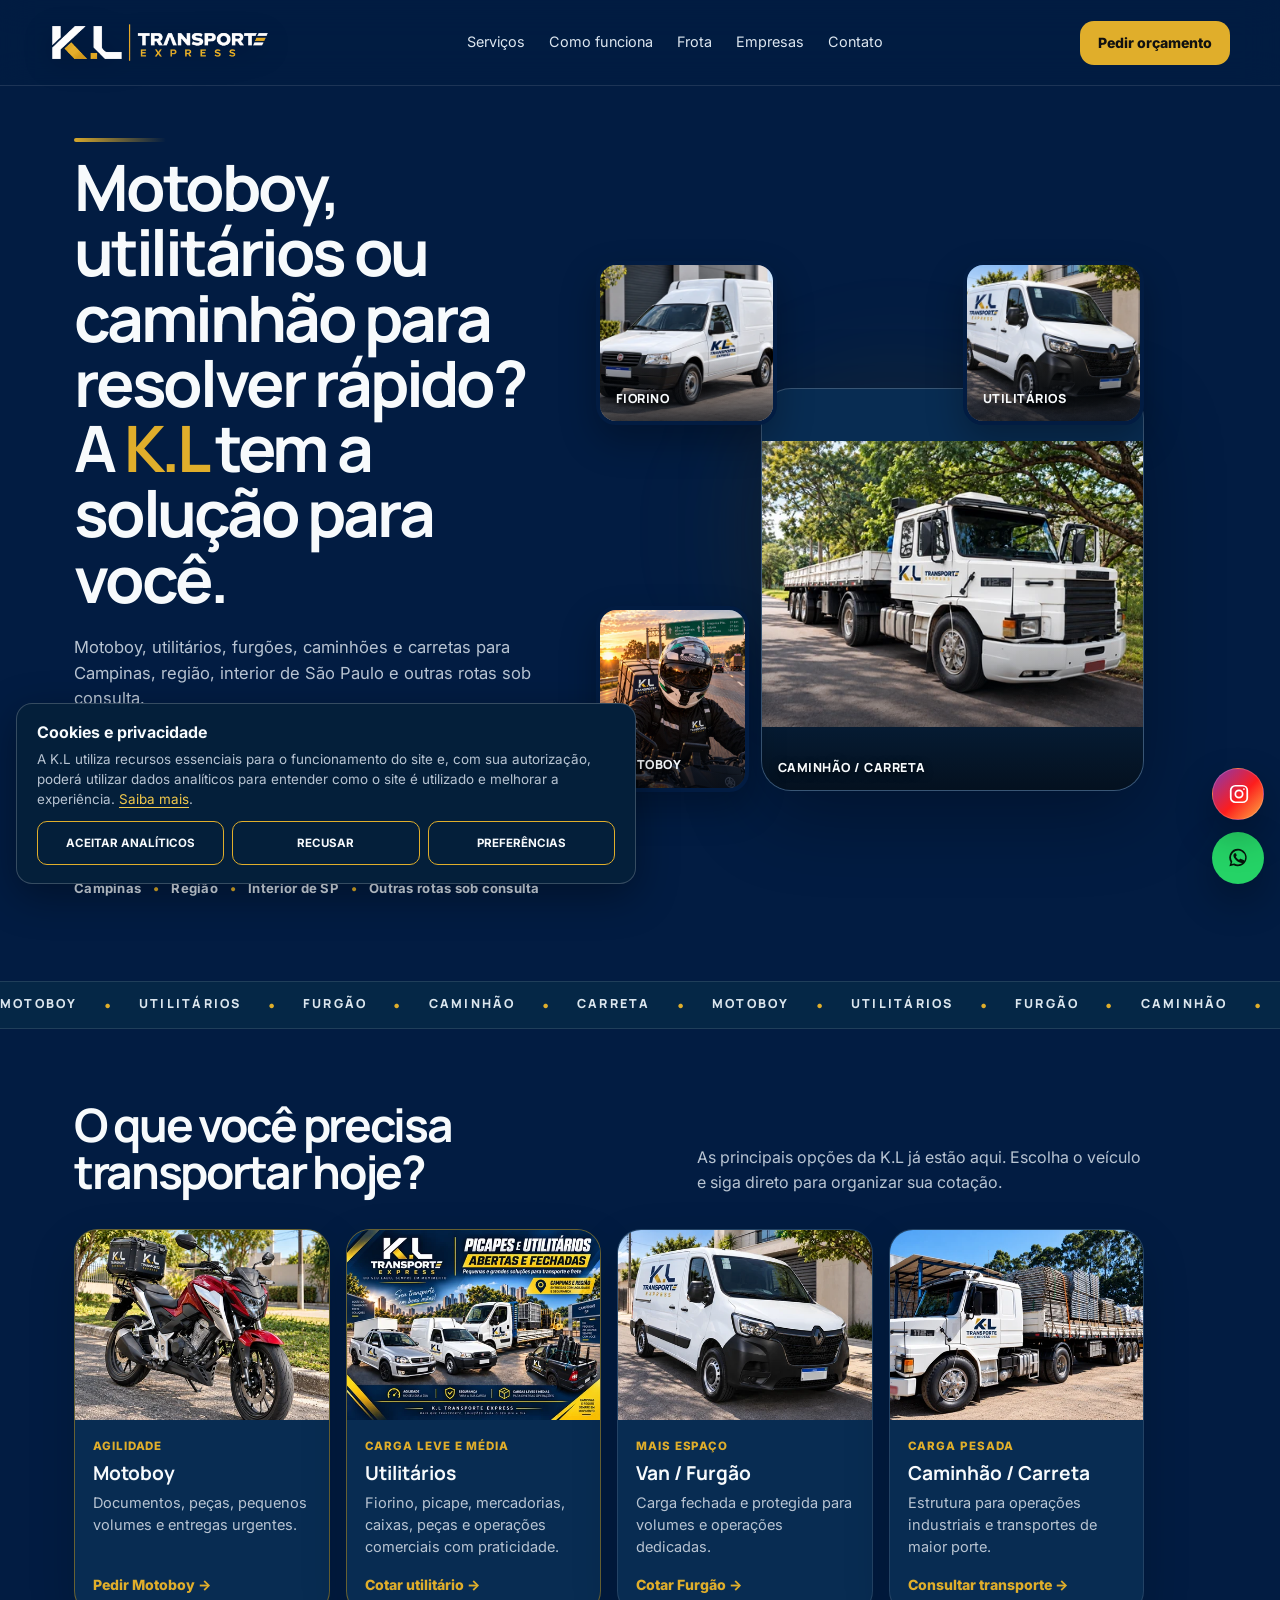
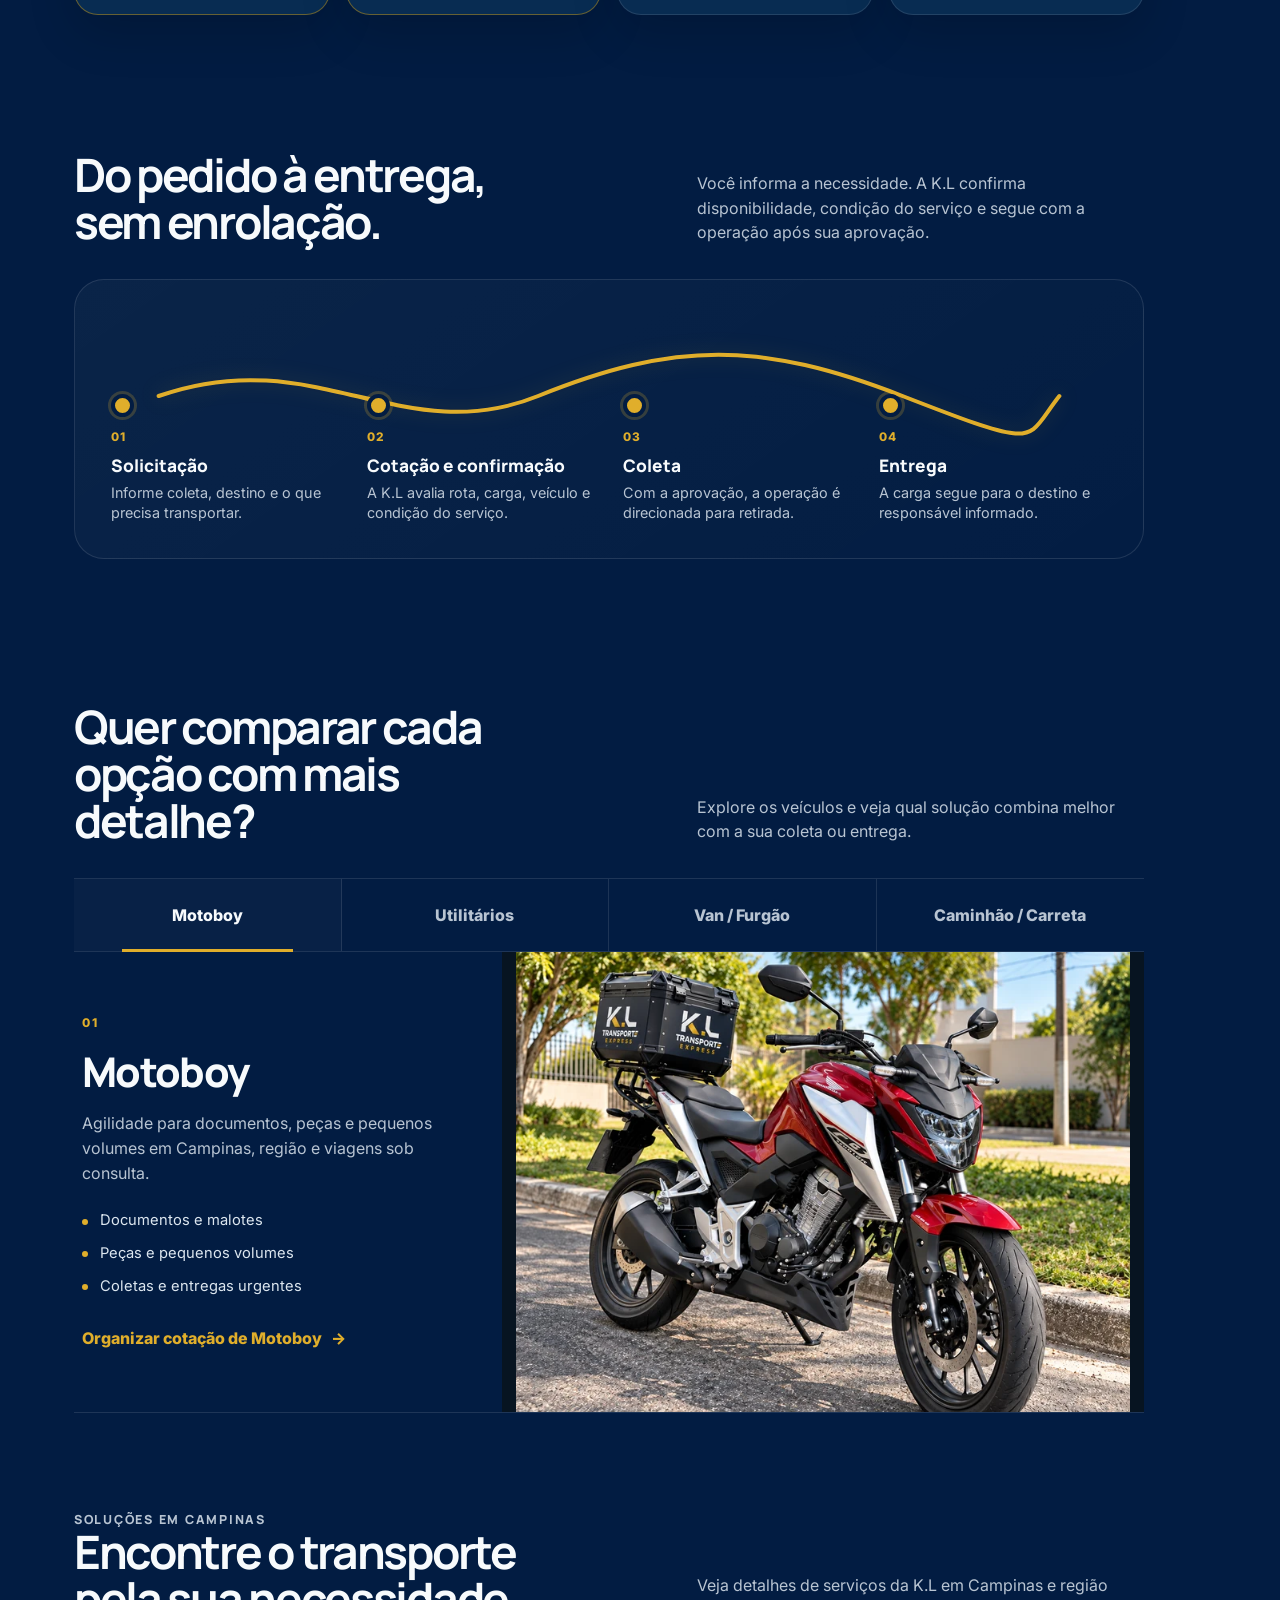
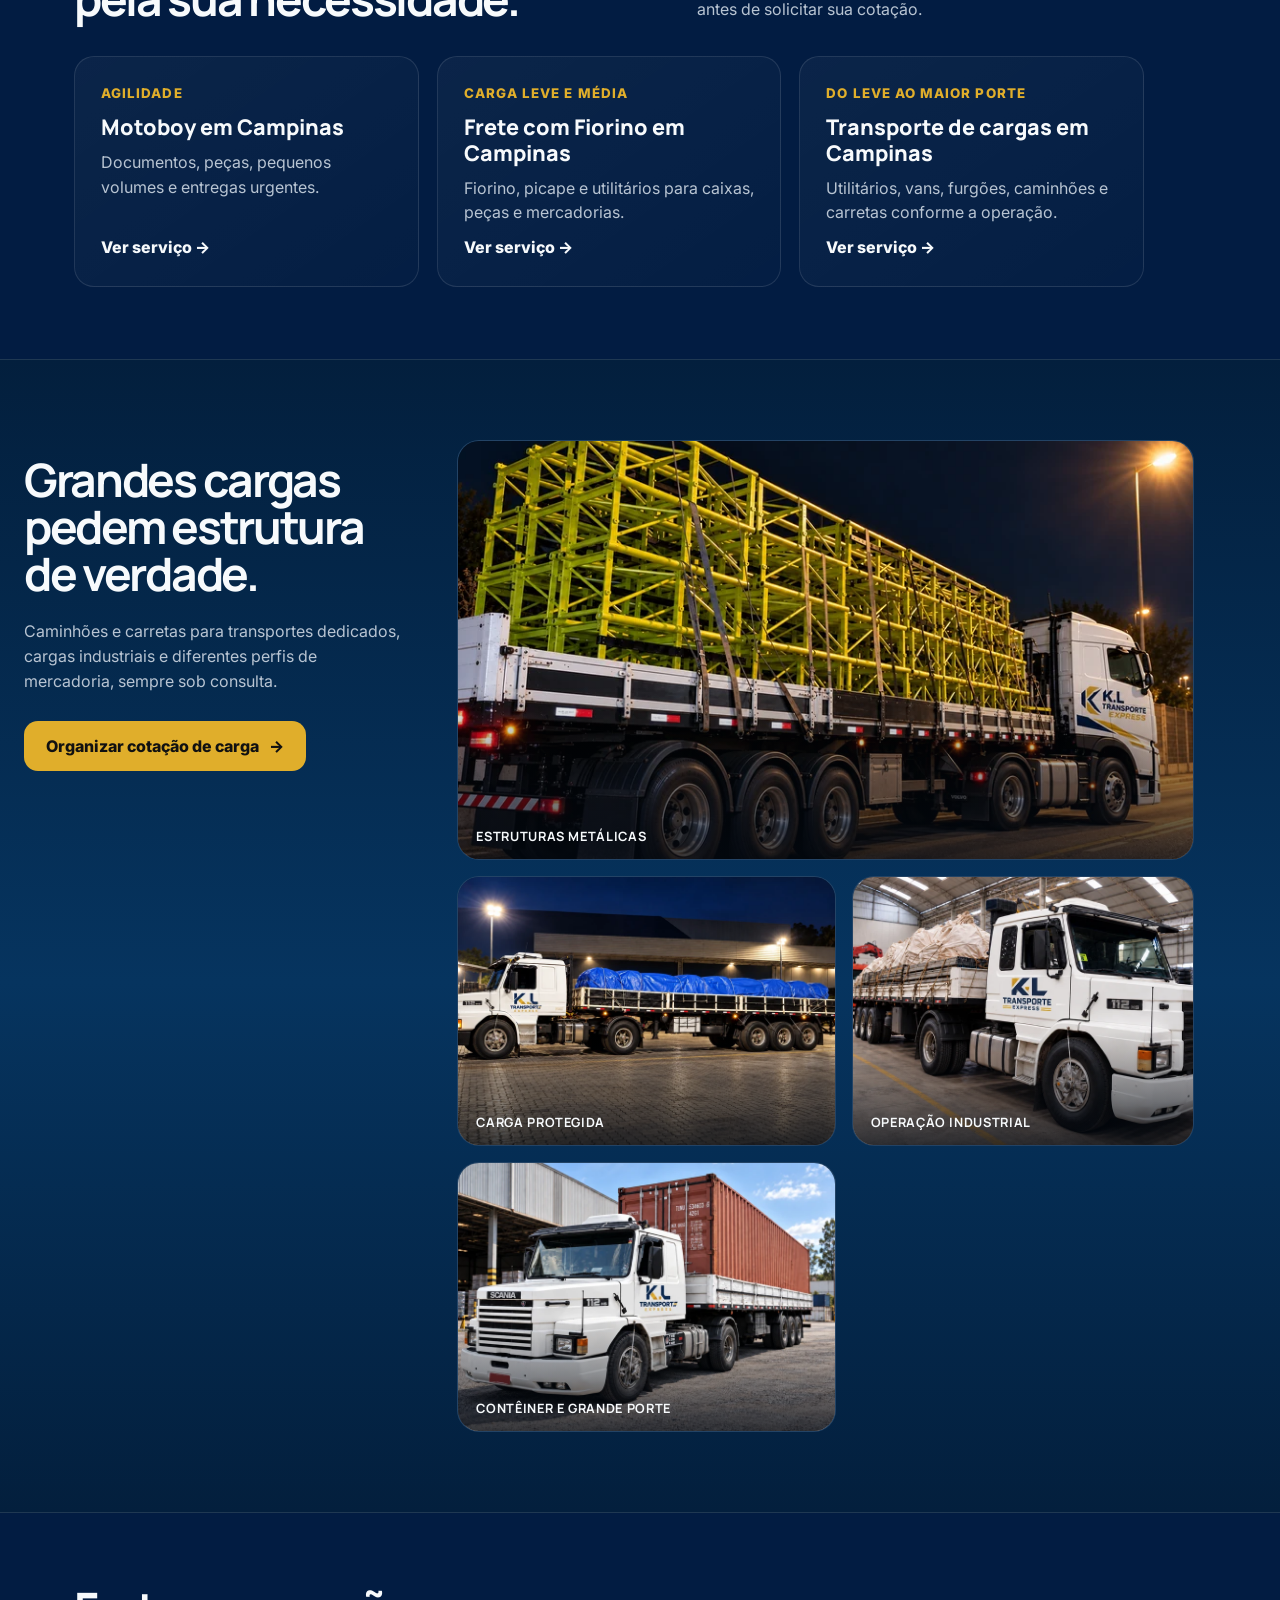
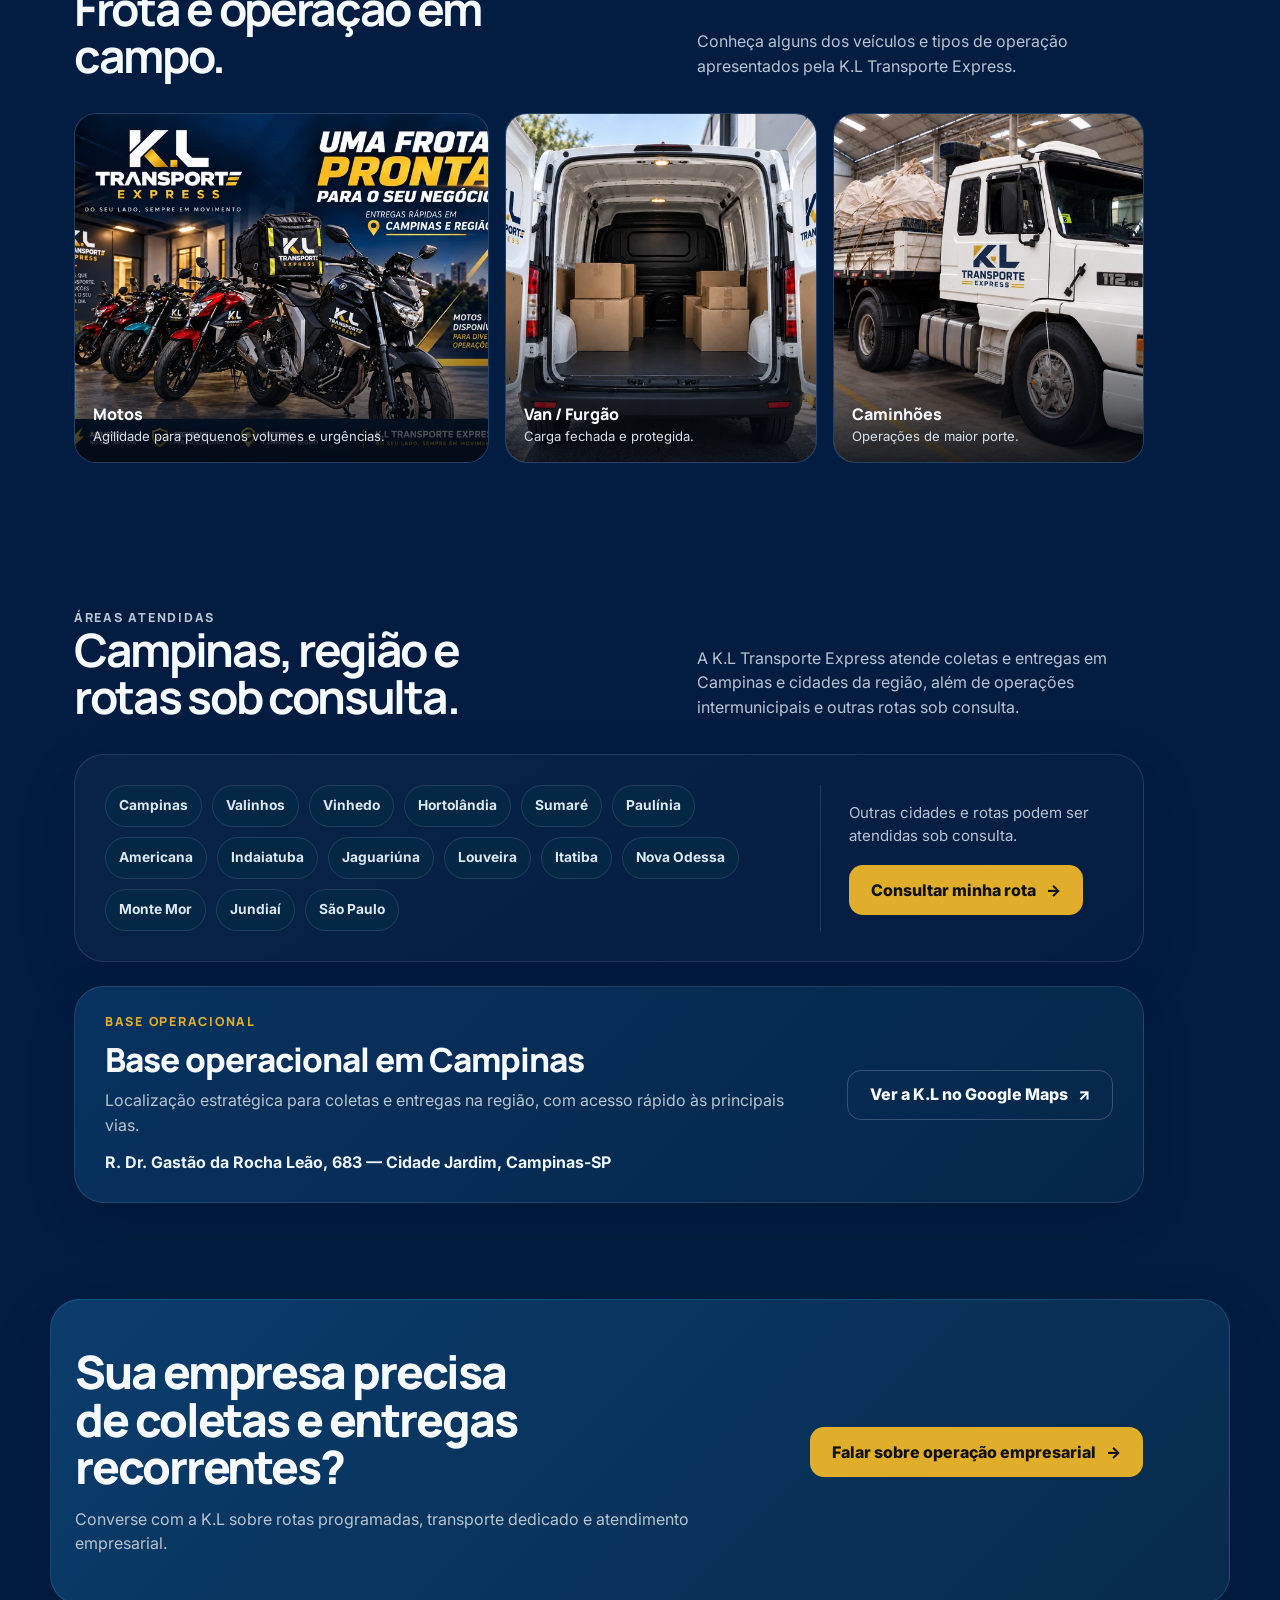
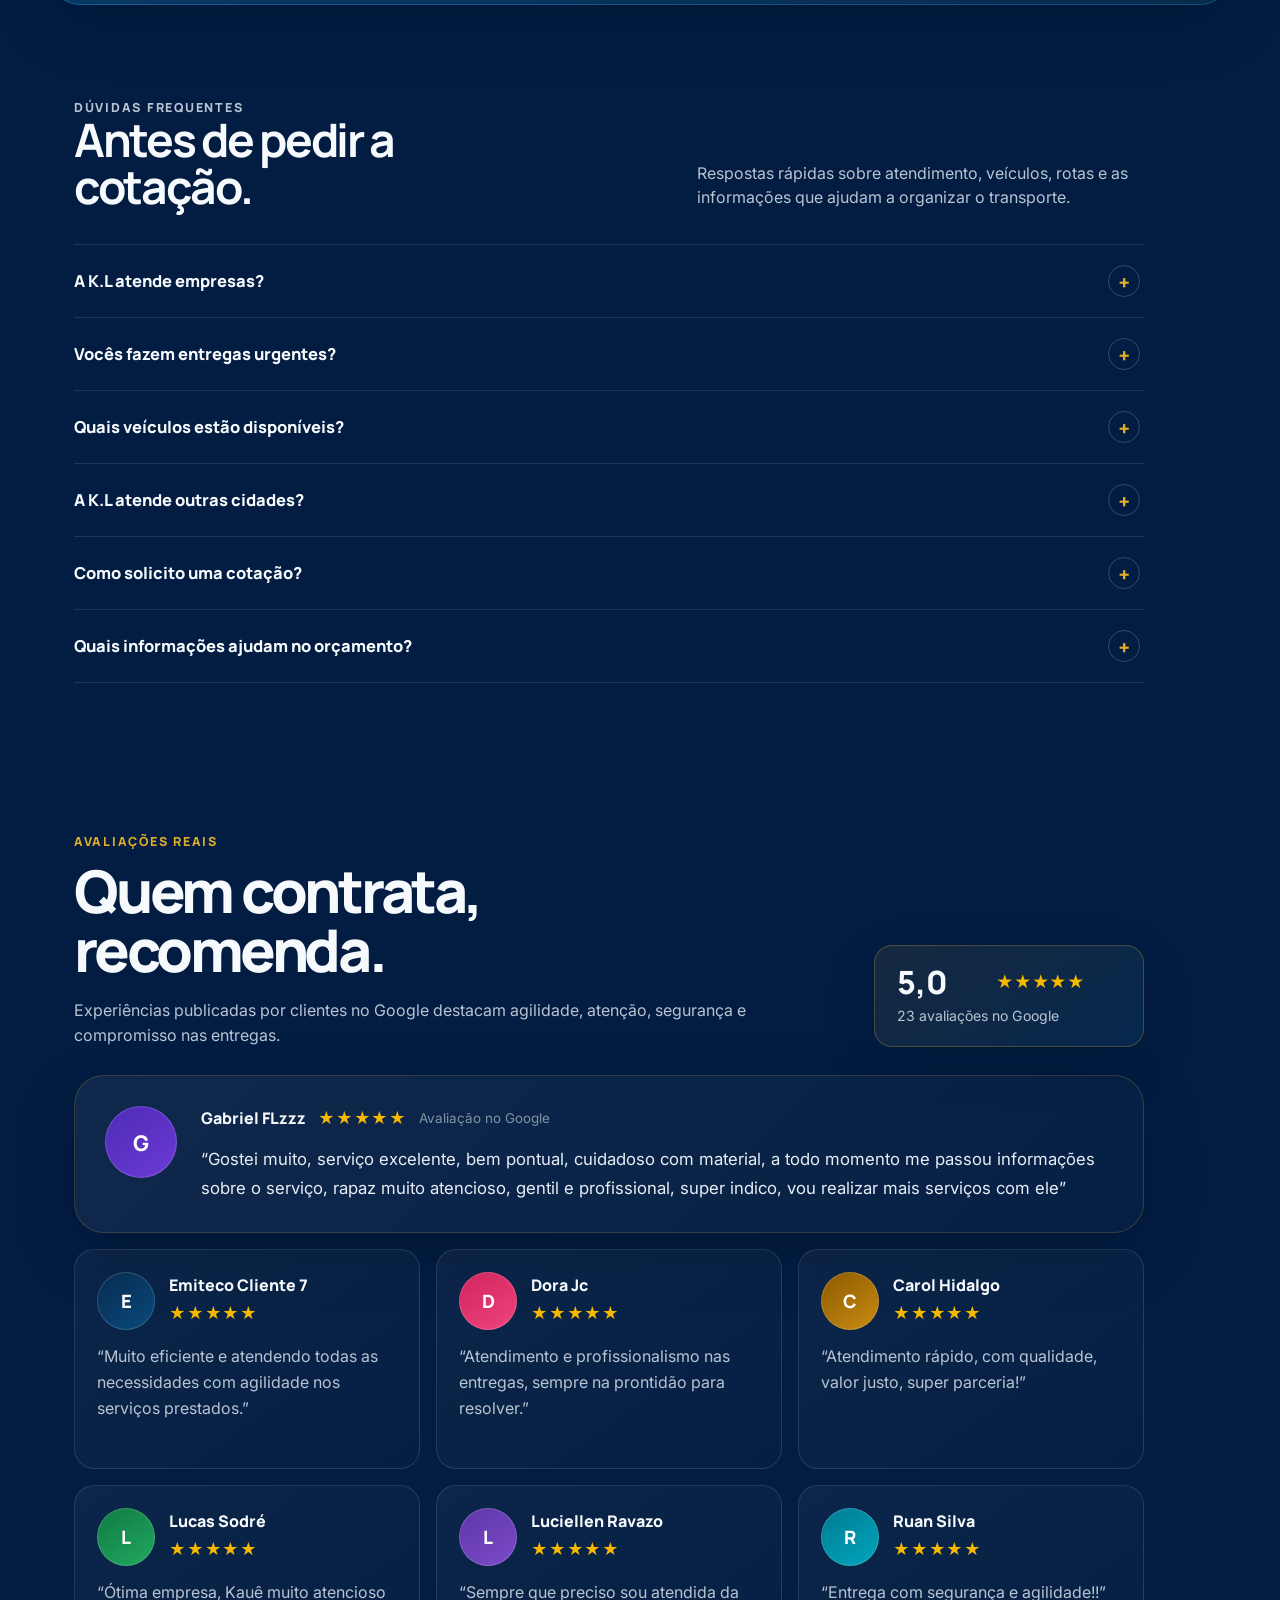
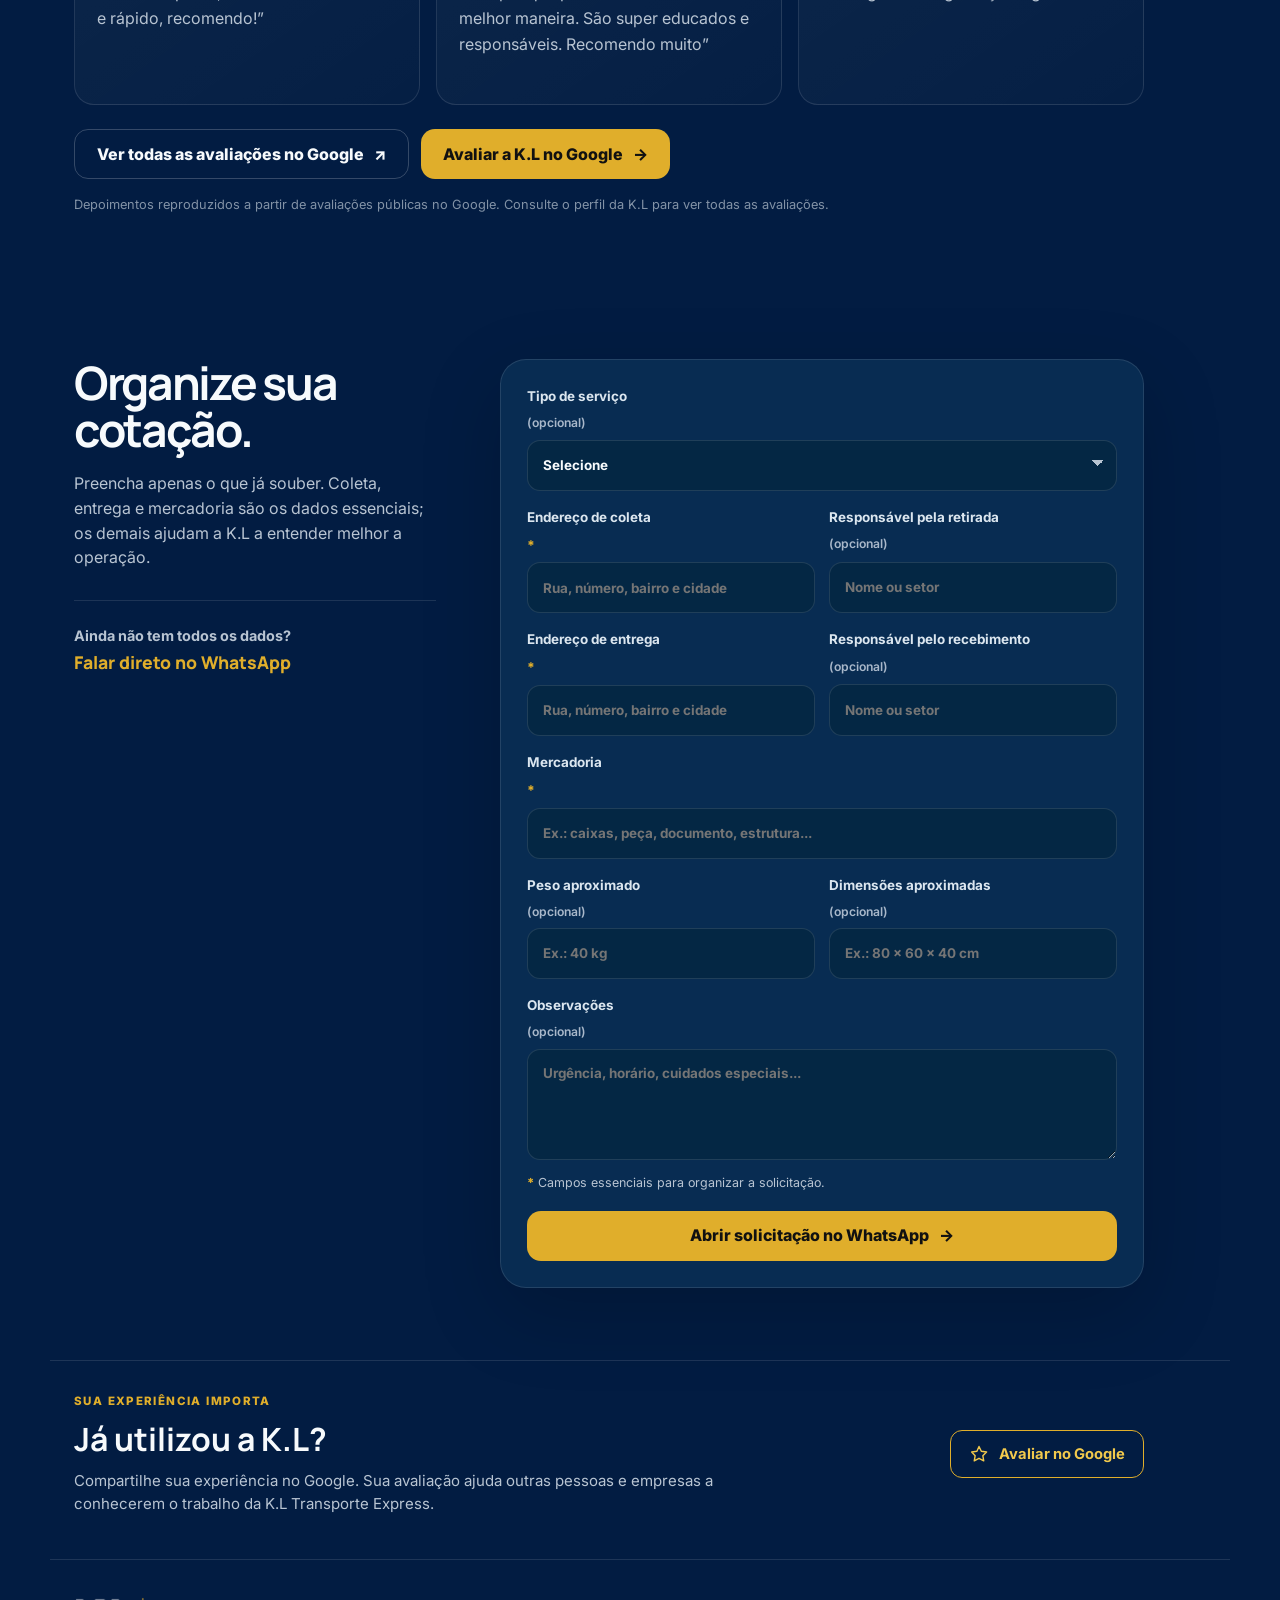
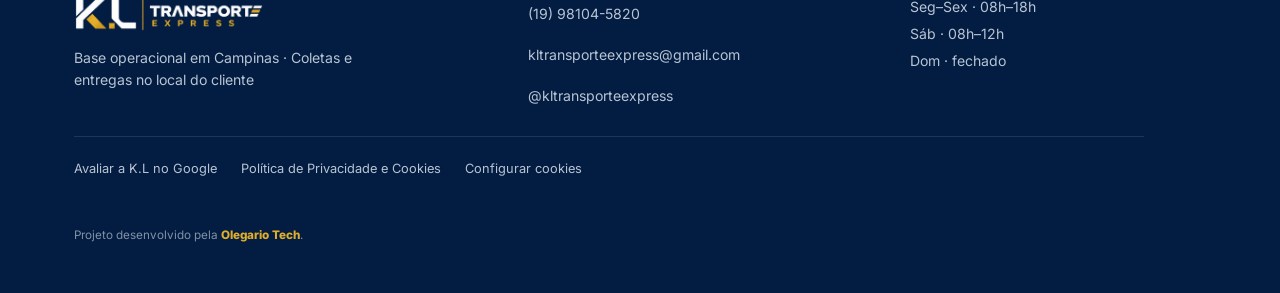
<file: index.html>
<!doctype html>
<html lang="pt-BR">
<head>
  <meta charset="utf-8" />
  <meta name="viewport" content="width=device-width, initial-scale=1, viewport-fit=cover" />
  <meta name="description" content="K.L Transporte Express — motoboy, utilitários, furgões, caminhões e carretas em Campinas, região, interior de SP e outras rotas sob consulta. Solicite sua cotação pelo WhatsApp." />
  <meta name="theme-color" content="#032A63" />
  <link rel="canonical" href="https://kltransporteexpress.com.br/" />

  <meta property="og:type" content="website" />
  <meta property="og:locale" content="pt_BR" />
  <meta property="og:site_name" content="K.L Transporte Express" />
  <meta property="og:title" content="K.L Transporte Express | Motoboy, Utilitários e Fretes em Campinas-SP" />
  <meta property="og:description" content="Motoboy, utilitários, furgões, caminhões e carretas em Campinas, região, interior de SP e outras rotas sob consulta. Solicite sua cotação pelo WhatsApp." />
  <meta property="og:url" content="https://kltransporteexpress.com.br/" />
  <meta property="og:image" content="https://kltransporteexpress.com.br/assets/images/social/kl-social-preview-1200x630-v3.jpg" />
  <meta property="og:image:url" content="https://kltransporteexpress.com.br/assets/images/social/kl-social-preview-1200x630-v3.jpg" />
  <meta property="og:image:secure_url" content="https://kltransporteexpress.com.br/assets/images/social/kl-social-preview-1200x630-v3.jpg" />
  <meta property="og:image:type" content="image/jpeg" />
  <meta property="og:image:width" content="1200" />
  <meta property="og:image:height" content="630" />
  <meta property="og:image:alt" content="K.L Transporte Express com caminhão, Fiorino e motoboy em Campinas" />
  <link rel="image_src" href="https://kltransporteexpress.com.br/assets/images/social/kl-social-preview-1200x630-v3.jpg" />
  <meta itemprop="image" content="https://kltransporteexpress.com.br/assets/images/social/kl-social-preview-1200x630-v3.jpg" />
  <meta name="twitter:card" content="summary_large_image" />
  <meta name="twitter:domain" content="kltransporteexpress.com.br" />
  <meta name="twitter:title" content="K.L Transporte Express | Motoboy, Utilitários e Fretes em Campinas-SP" />
  <meta name="twitter:description" content="Motoboy, utilitários, furgões, caminhões e carretas em Campinas, região, interior de SP e outras rotas sob consulta." />
  <meta name="twitter:image" content="https://kltransporteexpress.com.br/assets/images/social/kl-social-preview-1200x630-v3.jpg" />
  <meta name="twitter:image:alt" content="K.L Transporte Express com caminhão, Fiorino e motoboy em Campinas" />

  <title>K.L Transporte Express | Motoboy, Utilitários e Fretes em Campinas-SP</title>

  <link rel="preconnect" href="https://fonts.googleapis.com">
  <link rel="preconnect" href="https://fonts.gstatic.com" crossorigin>
  <link href="https://fonts.googleapis.com/css2?family=Inter:wght@400;500;600;700;800&family=Manrope:wght@600;700;800&display=swap" rel="stylesheet">
  <script>document.documentElement.classList.add('js-motion', 'js-nav');</script>
  <link rel="stylesheet" href="assets/css/styles.css?v=20260928-reviews1" />
  <link rel="icon" type="image/png" sizes="32x32" href="assets/images/branding/identidade-oficial/14_kl_favicon_32.png" />
  <link rel="icon" type="image/png" sizes="512x512" href="assets/images/branding/identidade-oficial/13_kl_favicon_512.png" />
  <link rel="apple-touch-icon" sizes="180x180" href="assets/images/branding/identidade-oficial/15_kl_apple_touch_icon_180.png" />



  <script type="application/ld+json">
{"@context":"https://schema.org","@type":"WebSite","name":"K.L Transporte Express","alternateName":"K.L Transporte","url":"https://kltransporteexpress.com.br/"}
  </script>

  <script type="application/ld+json">
{
  "@context": "https://schema.org",
  "@type": "LocalBusiness",
  "name": "K.L Transporte Express",
  "url": "https://kltransporteexpress.com.br/",
  "telephone": "+55 19 98104-5820",
  "email": "kltransporteexpress@gmail.com",
  "logo": "https://kltransporteexpress.com.br/assets/images/branding/identidade-oficial/07_kl_avatar_oficial_fundo_azul.png",
  "image": "https://kltransporteexpress.com.br/assets/images/branding/identidade-oficial/01_kl_logo_principal_fundo_azul.png",
  "areaServed": [
    { "@type": "City", "name": "Campinas" },
    { "@type": "City", "name": "Valinhos" },
    { "@type": "City", "name": "Vinhedo" },
    { "@type": "City", "name": "Hortolândia" },
    { "@type": "City", "name": "Sumaré" },
    { "@type": "City", "name": "Paulínia" },
    { "@type": "City", "name": "Americana" },
    { "@type": "City", "name": "Indaiatuba" },
    { "@type": "City", "name": "Jaguariúna" },
    { "@type": "City", "name": "Louveira" },
    { "@type": "City", "name": "Itatiba" },
    { "@type": "City", "name": "Nova Odessa" },
    { "@type": "City", "name": "Monte Mor" },
    { "@type": "City", "name": "Jundiaí" },
    { "@type": "City", "name": "São Paulo" }
  ],
  "sameAs": [
    "https://www.instagram.com/kltransporteexpress/"
  ],
  "openingHoursSpecification": [
    {
      "@type": "OpeningHoursSpecification",
      "dayOfWeek": [
        "Monday",
        "Tuesday",
        "Wednesday",
        "Thursday",
        "Friday"
      ],
      "opens": "08:00",
      "closes": "18:00"
    },
    {
      "@type": "OpeningHoursSpecification",
      "dayOfWeek": "Saturday",
      "opens": "08:00",
      "closes": "12:00"
    }
  ]
}
  </script>

  <script type="application/ld+json">
{
  "@context": "https://schema.org",
  "@type": "FAQPage",
  "mainEntity": [
    {
      "@type": "Question",
      "name": "A K.L atende empresas?",
      "acceptedAnswer": {
        "@type": "Answer",
        "text": "Sim. A K.L realiza coletas, entregas recorrentes, transporte dedicado e operações programadas para empresas, conforme necessidade e disponibilidade."
      }
    },
    {
      "@type": "Question",
      "name": "Vocês fazem entregas urgentes?",
      "acceptedAnswer": {
        "@type": "Answer",
        "text": "Sim. A K.L atende demandas urgentes conforme disponibilidade, tipo de carga, veículo necessário e rota."
      }
    },
    {
      "@type": "Question",
      "name": "Quais veículos estão disponíveis?",
      "acceptedAnswer": {
        "@type": "Answer",
        "text": "A operação pode envolver motoboy, utilitários como Fiorino e picape, van/furgão e caminhão/carreta, de acordo com a necessidade do transporte."
      }
    },
    {
      "@type": "Question",
      "name": "A K.L atende outras cidades?",
      "acceptedAnswer": {
        "@type": "Answer",
        "text": "Sim. Além de Campinas e cidades da região, a K.L realiza rotas intermunicipais e outros destinos sob consulta."
      }
    },
    {
      "@type": "Question",
      "name": "Como solicito uma cotação?",
      "acceptedAnswer": {
        "@type": "Answer",
        "text": "O cliente pode preencher o formulário do site ou chamar diretamente pelo WhatsApp informando coleta, entrega e características da mercadoria."
      }
    },
    {
      "@type": "Question",
      "name": "Quais informações ajudam no orçamento?",
      "acceptedAnswer": {
        "@type": "Answer",
        "text": "Endereço de coleta, endereço de entrega, tipo de mercadoria e, quando aplicável, peso, dimensões e cuidados especiais."
      }
    }
  ]
}
  </script>
</head>
<body>
  <a class="skip-link" href="#conteudo">Pular para o conteúdo</a>
  <header class="site-header" data-header>
    <a class="brand" href="#inicio" aria-label="K.L Transporte Express - início">
      <span class="brand-mark">
        <img class="brand-logo" src="assets/images/branding/identidade-oficial/06_kl_logo_horizontal_web.png" alt="K.L Transporte Express" decoding="async" width="800" height="152" />
      </span>
    </a>

    <button class="menu-toggle" type="button" aria-expanded="false" aria-controls="main-nav" aria-label="Abrir menu de navegação"><span aria-hidden="true">☰</span><span class="sr-only">Menu</span></button>

    <nav class="nav" id="main-nav" aria-label="Navegação principal">
      <a href="#servicos">Serviços</a>
      <a href="#como-funciona">Como funciona</a>
      <a href="#frota">Frota</a>
      <a href="#empresas">Empresas</a>
      <a href="#contato">Contato</a>
    </nav>

    <a class="button button-small header-cta" href="#cotacao">Pedir orçamento</a>
  </header>

  <main id="conteudo" tabindex="-1">
    <section class="hero" id="inicio">
      <div class="hero-copy reveal">
        <h1>Motoboy, utilitários ou caminhão para resolver rápido? A <span>K.L</span> tem a solução para você.</h1>
        <p>Motoboy, utilitários, furgões, caminhões e carretas para Campinas, região, interior de São Paulo e outras rotas sob consulta.</p>

        <div class="hero-actions">
          <a class="button button-arrow" href="https://wa.me/5519981045820?text=Ol%C3%A1%2C%20K.L%20Transporte%20Express.%20Gostaria%20de%20solicitar%20uma%20cota%C3%A7%C3%A3o." target="_blank" rel="noopener">Cotar agora no WhatsApp <span aria-hidden="true">→</span></a>
          <a class="button button-ghost" href="#servicos">Encontrar o veículo ideal</a>
        </div>

        <div class="hero-meta" aria-label="Área de atendimento">
          <span>Campinas</span>
          <span>Região</span>
          <span>Interior de SP</span>
          <span>Outras rotas sob consulta</span>
        </div>
      </div>

      <div class="hero-stage reveal" data-parallax-stage aria-label="Operação da K.L Transporte Express">
        <div class="hero-glow" aria-hidden="true"></div>
        <figure class="hero-main-card" data-parallax="0.5">
          <picture><source srcset="assets/images/frota/identidade-oficial/02_kl_caminhao_estrada_logo_oficial-480.webp 480w, assets/images/frota/identidade-oficial/02_kl_caminhao_estrada_logo_oficial-768.webp 768w, assets/images/frota/identidade-oficial/02_kl_caminhao_estrada_logo_oficial.webp 1280w" sizes="(max-width:700px) calc(70vw - 28px), (max-width:808px) calc(70vw - 34px), (max-width:980px) 532px, 407px" type="image/webp" /><img src="assets/images/frota/identidade-oficial/02_kl_caminhao_estrada_logo_oficial.png" alt="Caminhão / Carreta da K.L Transporte Express" fetchpriority="high" decoding="async" width="1448" height="1086" /></picture>
          <figcaption>Caminhão / Carreta</figcaption>
        </figure>
        <figure class="hero-mini-card hero-mini-moto" data-parallax="0.85">
          <picture><source srcset="assets/images/frota/identidade-oficial/05_kl_motociclista_entardecer_logo_oficial-480.webp 480w, assets/images/frota/identidade-oficial/05_kl_motociclista_entardecer_logo_oficial-768.webp 768w, assets/images/frota/identidade-oficial/05_kl_motociclista_entardecer_logo_oficial.webp 1024w" sizes="(max-width:700px) calc(30vw - 18px), (max-width:980px) 213px, 163px" type="image/webp" /><img src="assets/images/frota/identidade-oficial/05_kl_motociclista_entardecer_logo_oficial.png" alt="Motoboy da K.L Transporte Express" decoding="async" width="1122" height="1402" /></picture>
          <figcaption>Motoboy</figcaption>
        </figure>
        <figure class="hero-mini-card hero-mini-van" data-parallax="0.7">
          <picture><source srcset="assets/images/frota/identidade-oficial/01_kl_van_renault_logo_oficial-480.webp 480w, assets/images/frota/identidade-oficial/01_kl_van_renault_logo_oficial-768.webp 768w, assets/images/frota/identidade-oficial/01_kl_van_renault_logo_oficial.webp 1280w" sizes="(max-width:700px) calc(50vw - 23px), (max-width:980px) 251px, 192px" type="image/webp" /><img src="assets/images/frota/identidade-oficial/01_kl_van_renault_logo_oficial.png" alt="Utilitário da K.L Transporte Express" decoding="async" width="1448" height="1086" /></picture>
          <figcaption>Utilitários</figcaption>
        </figure>
        <figure class="hero-mini-card hero-mini-fiorino" data-parallax="0.62">
          <picture><source srcset="assets/images/frota/identidade-oficial/06_kl_van_diante_armazem_logo_oficial-480.webp 480w, assets/images/frota/identidade-oficial/06_kl_van_diante_armazem_logo_oficial-768.webp 768w, assets/images/frota/identidade-oficial/06_kl_van_diante_armazem_logo_oficial.webp 1280w" sizes="(max-width:700px) calc(50vw - 23px), (max-width:980px) 251px, 192px" type="image/webp" /><img src="assets/images/frota/identidade-oficial/06_kl_van_diante_armazem_logo_oficial.png" alt="Fiorino da K.L Transporte Express" decoding="async" width="1448" height="1086" /></picture>
          <figcaption>Fiorino</figcaption>
        </figure>
      </div>
    </section>

    <div class="motion-strip" aria-hidden="true">
      <div class="motion-track">
        <span>MOTOBOY</span><b>•</b><span>UTILITÁRIOS</span><b>•</b><span>FURGÃO</span><b>•</b><span>CAMINHÃO</span><b>•</b><span>CARRETA</span><b>•</b>
        <span>MOTOBOY</span><b>•</b><span>UTILITÁRIOS</span><b>•</b><span>FURGÃO</span><b>•</b><span>CAMINHÃO</span><b>•</b><span>CARRETA</span><b>•</b>
      </div>
    </div>

    <section class="section quick-services" id="servicos-diretos">
      <div class="section-heading reveal">
        <h2>O que você precisa transportar hoje?</h2>
        <p>As principais opções da K.L já estão aqui. Escolha o veículo e siga direto para organizar sua cotação.</p>
      </div>

      <div class="quick-service-grid reveal">
        <a class="quick-service-card is-priority" href="#cotacao" data-service="Motoboy" aria-label="Organizar cotação de Motoboy">
          <div class="quick-service-media"><picture><source srcset="assets/images/frota/identidade-oficial/06_kl_motoboy_honda_logo_oficial-480.webp 480w, assets/images/frota/identidade-oficial/06_kl_motoboy_honda_logo_oficial-768.webp 768w, assets/images/frota/identidade-oficial/06_kl_motoboy_honda_logo_oficial.webp 1280w" sizes="(max-width:560px) calc(100vw - 36px), (max-width:980px) calc(50vw - 32px), 271px" type="image/webp" /><img src="assets/images/frota/identidade-oficial/06_kl_motoboy_honda_logo_oficial.png" alt="Motoboy da K.L Transporte Express" loading="lazy" decoding="async" width="1448" height="1086" /></picture></div>
          <div class="quick-service-body"><small>Agilidade</small><strong>Motoboy</strong><p>Documentos, peças, pequenos volumes e entregas urgentes.</p><span class="quick-service-cta">Pedir Motoboy →</span></div>
        </a>
        <a class="quick-service-card is-priority" href="#cotacao" data-service="Utilitários" aria-label="Organizar cotação de utilitário">
          <div class="quick-service-media"><picture><source srcset="assets/images/frota/identidade-oficial/07_kl_utilitarios_card_logo_oficial-480.webp 480w, assets/images/frota/identidade-oficial/07_kl_utilitarios_card_logo_oficial-768.webp 768w, assets/images/frota/identidade-oficial/07_kl_utilitarios_card_logo_oficial.webp 1280w" sizes="(max-width:560px) calc(100vw - 36px), (max-width:980px) calc(50vw - 32px), 271px" type="image/webp" /><img src="assets/images/frota/identidade-oficial/07_kl_utilitarios_card_logo_oficial.png" alt="Capacidade de carga de utilitário da K.L Transporte Express" loading="lazy" decoding="async" width="1448" height="1086" /></picture></div>
          <div class="quick-service-body"><small>Carga leve e média</small><strong>Utilitários</strong><p>Fiorino, picape, mercadorias, caixas, peças e operações comerciais com praticidade.</p><span class="quick-service-cta">Cotar utilitário →</span></div>
        </a>
        <a class="quick-service-card" href="#cotacao" data-service="Van / Furgão" aria-label="Organizar cotação de Van ou Furgão">
          <div class="quick-service-media"><picture><source srcset="assets/images/frota/identidade-oficial/01_kl_van_renault_logo_oficial-480.webp 480w, assets/images/frota/identidade-oficial/01_kl_van_renault_logo_oficial-768.webp 768w, assets/images/frota/identidade-oficial/01_kl_van_renault_logo_oficial.webp 1280w" sizes="(max-width:560px) calc(100vw - 36px), (max-width:980px) calc(50vw - 32px), 271px" type="image/webp" /><img src="assets/images/frota/identidade-oficial/01_kl_van_renault_logo_oficial.png" alt="Furgão da K.L Transporte Express" loading="lazy" decoding="async" width="1448" height="1086" /></picture></div>
          <div class="quick-service-body"><small>Mais espaço</small><strong>Van / Furgão</strong><p>Carga fechada e protegida para volumes e operações dedicadas.</p><span class="quick-service-cta">Cotar Furgão →</span></div>
        </a>
        <a class="quick-service-card" href="#cotacao" data-service="Caminhão / Carreta" aria-label="Organizar cotação de Caminhão ou Carreta">
          <div class="quick-service-media"><picture><source srcset="assets/images/frota/identidade-oficial/01_kl_caminhao_patio_andaimes_logo_oficial-480.webp 480w, assets/images/frota/identidade-oficial/01_kl_caminhao_patio_andaimes_logo_oficial-768.webp 768w, assets/images/frota/identidade-oficial/01_kl_caminhao_patio_andaimes_logo_oficial.webp 1280w" sizes="(max-width:560px) calc(100vw - 36px), (max-width:980px) calc(50vw - 32px), 271px" type="image/webp" /><img src="assets/images/frota/identidade-oficial/01_kl_caminhao_patio_andaimes_logo_oficial.png" alt="Caminhão da K.L Transporte Express" loading="lazy" decoding="async" width="1448" height="1086" /></picture></div>
          <div class="quick-service-body"><small>Carga pesada</small><strong>Caminhão / Carreta</strong><p>Estrutura para operações industriais e transportes de maior porte.</p><span class="quick-service-cta">Consultar transporte →</span></div>
        </a>
      </div>
    </section>

    <section class="section route-section" id="como-funciona">
      <div class="section-heading reveal">
        <h2>Do pedido à entrega, sem enrolação.</h2>
        <p>Você informa a necessidade. A K.L confirma disponibilidade, condição do serviço e segue com a operação após sua aprovação.</p>
      </div>

      <div class="route-visual reveal" data-route>
        <svg class="route-line" viewBox="0 0 1000 120" preserveAspectRatio="none" aria-hidden="true">
          <path class="route-base" d="M 55 60 C 210 5, 295 115, 430 60 S 650 5, 790 60 S 910 105, 945 60" />
          <path class="route-progress" d="M 55 60 C 210 5, 295 115, 430 60 S 650 5, 790 60 S 910 105, 945 60" />
        </svg>
        <div class="route-steps">
          <article><span>01</span><strong>Solicitação</strong><p>Informe coleta, destino e o que precisa transportar.</p></article>
          <article><span>02</span><strong>Cotação e confirmação</strong><p>A K.L avalia rota, carga, veículo e condição do serviço.</p></article>
          <article><span>03</span><strong>Coleta</strong><p>Com a aprovação, a operação é direcionada para retirada.</p></article>
          <article><span>04</span><strong>Entrega</strong><p>A carga segue para o destino e responsável informado.</p></article>
        </div>
      </div>
    </section>

    <section class="section vehicle-section" id="servicos">
      <div class="section-heading reveal">
        <h2>Quer comparar cada opção com mais detalhe?</h2>
        <p>Explore os veículos e veja qual solução combina melhor com a sua coleta ou entrega.</p>
      </div>

      <div class="vehicle-selector reveal" data-vehicle-selector>
        <div class="vehicle-tabs" role="tablist" aria-label="Tipos de transporte">
          <button class="vehicle-tab is-active" type="button" role="tab" aria-selected="true" aria-controls="vehicle-moto" id="tab-moto" data-target="vehicle-moto">Motoboy</button>
          <button class="vehicle-tab" type="button" role="tab" aria-selected="false" tabindex="-1" aria-controls="vehicle-utilitario" id="tab-utilitario" data-target="vehicle-utilitario">Utilitários</button>
          <button class="vehicle-tab" type="button" role="tab" aria-selected="false" tabindex="-1" aria-controls="vehicle-van" id="tab-van" data-target="vehicle-van">Van / Furgão</button>
          <button class="vehicle-tab" type="button" role="tab" aria-selected="false" tabindex="-1" aria-controls="vehicle-caminhao" id="tab-caminhao" data-target="vehicle-caminhao">Caminhão / Carreta</button>
        </div>

        <div class="vehicle-panels">
          <article class="vehicle-panel is-active" id="vehicle-moto" role="tabpanel" aria-labelledby="tab-moto">
            <div class="vehicle-copy">
              <span class="vehicle-index">01</span>
              <h3>Motoboy</h3>
              <p>Agilidade para documentos, peças e pequenos volumes em Campinas, região e viagens sob consulta.</p>
              <ul><li>Documentos e malotes</li><li>Peças e pequenos volumes</li><li>Coletas e entregas urgentes</li></ul>
              <a class="text-cta" href="#cotacao" data-service="Motoboy">Organizar cotação de Motoboy <span>→</span></a>
            </div>
            <figure><picture><source srcset="assets/images/frota/identidade-oficial/06_kl_motoboy_honda_logo_oficial-480.webp 480w, assets/images/frota/identidade-oficial/06_kl_motoboy_honda_logo_oficial-768.webp 768w, assets/images/frota/identidade-oficial/06_kl_motoboy_honda_logo_oficial.webp 1280w" sizes="(max-width:700px) calc(100vw - 36px), (max-width:980px) calc(100vw - 48px), 768px" type="image/webp" /><img src="assets/images/frota/identidade-oficial/06_kl_motoboy_honda_logo_oficial.png" alt="Motoboy da K.L Transporte Express" loading="lazy" decoding="async" width="1448" height="1086" /></picture></figure>
          </article>

          <article class="vehicle-panel" id="vehicle-utilitario" role="tabpanel" aria-labelledby="tab-utilitario" hidden>
            <div class="vehicle-copy">
              <span class="vehicle-index">02</span>
              <h3>Utilitários</h3>
              <p>Fiorino e picape para mercadorias, peças, caixas e cargas leves ou médias.</p>
              <ul><li>Boa capacidade com operação ágil</li><li>Mercadorias, peças e caixas</li><li>Campinas, região e viagens sob consulta</li></ul>
              <a class="text-cta" href="#cotacao" data-service="Utilitários">Organizar cotação de utilitário <span>→</span></a>
            </div>
            <figure><picture><source srcset="assets/images/frota/identidade-oficial/07_kl_utilitarios_card_logo_oficial-480.webp 480w, assets/images/frota/identidade-oficial/07_kl_utilitarios_card_logo_oficial-768.webp 768w, assets/images/frota/identidade-oficial/07_kl_utilitarios_card_logo_oficial.webp 1280w" sizes="(max-width:700px) calc(100vw - 36px), (max-width:980px) calc(100vw - 48px), 768px" type="image/webp" /><img src="assets/images/frota/identidade-oficial/07_kl_utilitarios_card_logo_oficial.png" alt="Compartimento de carga de utilitário para coletas e entregas" loading="lazy" decoding="async" width="1448" height="1086" /></picture></figure>
          </article>

          <article class="vehicle-panel" id="vehicle-van" role="tabpanel" aria-labelledby="tab-van" hidden>
            <div class="vehicle-copy">
              <span class="vehicle-index">03</span>
              <h3>Van / Furgão</h3>
              <p>Mais espaço e proteção para caixas, equipamentos, mercadorias e operações comerciais dedicadas.</p>
              <ul><li>Carga fechada e protegida</li><li>Operações comerciais</li><li>Transporte dedicado</li></ul>
              <a class="text-cta" href="#cotacao" data-service="Van / Furgão">Organizar cotação de Van / Furgão <span>→</span></a>
            </div>
            <figure><picture><source srcset="assets/images/frota/identidade-oficial/01_kl_van_renault_logo_oficial-480.webp 480w, assets/images/frota/identidade-oficial/01_kl_van_renault_logo_oficial-768.webp 768w, assets/images/frota/identidade-oficial/01_kl_van_renault_logo_oficial.webp 1280w" sizes="(max-width:700px) calc(100vw - 36px), (max-width:980px) calc(100vw - 48px), 768px" type="image/webp" /><img src="assets/images/frota/identidade-oficial/01_kl_van_renault_logo_oficial.png" alt="Van da K.L Transporte Express" loading="lazy" decoding="async" width="1448" height="1086" /></picture></figure>
          </article>

          <article class="vehicle-panel" id="vehicle-caminhao" role="tabpanel" aria-labelledby="tab-caminhao" hidden>
            <div class="vehicle-copy">
              <span class="vehicle-index">04</span>
              <h3>Caminhão e Carreta</h3>
              <p>Estrutura para grandes cargas, equipamentos, operações industriais e transportes de maior porte.</p>
              <ul><li>Estruturas e andaimes</li><li>Cargas industriais</li><li>Operações dedicadas sob consulta</li></ul>
              <a class="text-cta" href="#cotacao" data-service="Caminhão / Carreta">Organizar cotação de carga pesada <span>→</span></a>
            </div>
            <figure><picture><source srcset="assets/images/frota/identidade-oficial/01_kl_caminhao_patio_andaimes_logo_oficial-480.webp 480w, assets/images/frota/identidade-oficial/01_kl_caminhao_patio_andaimes_logo_oficial-768.webp 768w, assets/images/frota/identidade-oficial/01_kl_caminhao_patio_andaimes_logo_oficial.webp 1280w" sizes="(max-width:700px) calc(100vw - 36px), (max-width:980px) calc(100vw - 48px), 768px" type="image/webp" /><img src="assets/images/frota/identidade-oficial/01_kl_caminhao_patio_andaimes_logo_oficial.png" alt="Caminhão da K.L Transporte Express transportando carga" loading="lazy" decoding="async" width="1448" height="1086" /></picture></figure>
          </article>
        </div>
      </div>
    </section>

    <section class="section seo-service-links" aria-labelledby="seo-services-title">
      <div class="section-heading reveal">
        <div>
          <p class="section-kicker">SOLUÇÕES EM CAMPINAS</p>
          <h2 id="seo-services-title">Encontre o transporte pela sua necessidade.</h2>
        </div>
        <p>Veja detalhes de serviços da K.L em Campinas e região antes de solicitar sua cotação.</p>
      </div>
      <div class="seo-service-links-grid reveal">
        <a href="motoboy-campinas.html">
          <small>Agilidade</small>
          <strong>Motoboy em Campinas</strong>
          <p>Documentos, peças, pequenos volumes e entregas urgentes.</p>
          <span>Ver serviço →</span>
        </a>
        <a href="frete-fiorino-campinas.html">
          <small>Carga leve e média</small>
          <strong>Frete com Fiorino em Campinas</strong>
          <p>Fiorino, picape e utilitários para caixas, peças e mercadorias.</p>
          <span>Ver serviço →</span>
        </a>
        <a href="transporte-cargas-campinas.html">
          <small>Do leve ao maior porte</small>
          <strong>Transporte de cargas em Campinas</strong>
          <p>Utilitários, vans, furgões, caminhões e carretas conforme a operação.</p>
          <span>Ver serviço →</span>
        </a>
      </div>
    </section>

    <section class="heavy-showcase" id="frota">
      <div class="heavy-wrap">
        <div class="heavy-copy reveal">
          <h2>Grandes cargas pedem estrutura de verdade.</h2>
          <p>Caminhões e carretas para transportes dedicados, cargas industriais e diferentes perfis de mercadoria, sempre sob consulta.</p>
          <a class="button button-arrow" href="#cotacao" data-service="Caminhão / Carreta">Organizar cotação de carga <span>→</span></a>
        </div>

        <div class="heavy-gallery reveal">
          <figure class="heavy-feature"><picture><source srcset="assets/images/frota/identidade-oficial/03_kl_caminhao_estrutura_noturna_logo_oficial-480.webp 480w, assets/images/frota/identidade-oficial/03_kl_caminhao_estrutura_noturna_logo_oficial-768.webp 768w, assets/images/frota/identidade-oficial/03_kl_caminhao_estrutura_noturna_logo_oficial.webp 1280w" sizes="(max-width:700px) calc(100vw - 36px), (max-width:980px) calc(100vw - 48px), 768px" type="image/webp" /><img src="assets/images/frota/identidade-oficial/03_kl_caminhao_estrutura_noturna_logo_oficial.png" alt="Caminhão da K.L Transporte Express transportando estrutura metálica" loading="lazy" decoding="async" width="1448" height="1086" /></picture><figcaption>Estruturas metálicas</figcaption></figure>
          <figure><picture><source srcset="assets/images/frota/identidade-oficial/03_kl_caminhao_carga_lona_azul_logo_oficial-480.webp 480w, assets/images/frota/identidade-oficial/03_kl_caminhao_carga_lona_azul_logo_oficial-768.webp 768w, assets/images/frota/identidade-oficial/03_kl_caminhao_carga_lona_azul_logo_oficial.webp 1280w" sizes="(max-width:700px) calc(100vw - 36px), (max-width:980px) calc(100vw - 48px), 768px" type="image/webp" /><img src="assets/images/frota/identidade-oficial/03_kl_caminhao_carga_lona_azul_logo_oficial.png" alt="Carreta com carga protegida por lona" loading="lazy" decoding="async" width="1448" height="1086" /></picture><figcaption>Carga protegida</figcaption></figure>
          <figure><picture><source srcset="assets/images/frota/identidade-oficial/02_kl_caminhao_galpao_carga_logo_oficial-480.webp 480w, assets/images/frota/identidade-oficial/02_kl_caminhao_galpao_carga_logo_oficial-768.webp 768w, assets/images/frota/identidade-oficial/02_kl_caminhao_galpao_carga_logo_oficial.webp 1280w" sizes="(max-width:700px) calc(100vw - 36px), (max-width:980px) calc(100vw - 48px), 768px" type="image/webp" /><img src="assets/images/frota/identidade-oficial/02_kl_caminhao_galpao_carga_logo_oficial.png" alt="Caminhão em galpão industrial" loading="lazy" decoding="async" width="1448" height="1086" /></picture><figcaption>Operação industrial</figcaption></figure>
          <figure><picture><source srcset="assets/images/frota/identidade-oficial/08_kl_caminhao_container_logo_oficial-480.webp 480w, assets/images/frota/identidade-oficial/08_kl_caminhao_container_logo_oficial-768.webp 768w, assets/images/frota/identidade-oficial/08_kl_caminhao_container_logo_oficial.webp 1280w" sizes="(max-width:700px) calc(100vw - 36px), (max-width:980px) calc(100vw - 48px), 768px" type="image/webp" /><img src="assets/images/frota/identidade-oficial/08_kl_caminhao_container_logo_oficial.png" alt="Caminhão transportando contêiner" loading="lazy" decoding="async" width="1448" height="1086" /></picture><figcaption>Contêiner e grande porte</figcaption></figure>
        </div>
      </div>
    </section>

    <section class="section proof-section">
      <div class="section-heading reveal">
        <h2>Frota e operação em campo.</h2>
        <p>Conheça alguns dos veículos e tipos de operação apresentados pela K.L Transporte Express.</p>
      </div>

      <div class="proof-grid reveal">
        <figure class="proof-large"><picture><source srcset="assets/images/frota/identidade-oficial/04_kl_frota_motos_card_logo_oficial-480.webp 480w, assets/images/frota/identidade-oficial/04_kl_frota_motos_card_logo_oficial-768.webp 768w, assets/images/frota/identidade-oficial/04_kl_frota_motos_card_logo_oficial.webp 1280w" sizes="(max-width:700px) calc(100vw - 36px), (max-width:980px) calc(100vw - 48px), 768px" type="image/webp" /><img src="assets/images/frota/identidade-oficial/04_kl_frota_motos_card_logo_oficial.png" alt="Frota de motos disponível para operações da K.L Transporte Express" loading="lazy" decoding="async" width="1448" height="1086" /></picture><figcaption><strong>Motos</strong><span>Agilidade para pequenos volumes e urgências.</span></figcaption></figure>
        <figure><picture><source srcset="assets/images/frota/identidade-oficial/07_kl_furgao_carga_logo_oficial-480.webp 480w, assets/images/frota/identidade-oficial/07_kl_furgao_carga_logo_oficial-768.webp 768w, assets/images/frota/identidade-oficial/07_kl_furgao_carga_logo_oficial.webp 1280w" sizes="(max-width:700px) calc(100vw - 36px), (max-width:980px) calc(100vw - 48px), 768px" type="image/webp" /><img src="assets/images/frota/identidade-oficial/07_kl_furgao_carga_logo_oficial.png" alt="Compartimento traseiro de van da K.L Transporte Express" loading="lazy" decoding="async" width="1448" height="1086" /></picture><figcaption><strong>Van / Furgão</strong><span>Carga fechada e protegida.</span></figcaption></figure>
        <figure><picture><source srcset="assets/images/frota/identidade-oficial/02_kl_caminhao_galpao_carga_logo_oficial-480.webp 480w, assets/images/frota/identidade-oficial/02_kl_caminhao_galpao_carga_logo_oficial-768.webp 768w, assets/images/frota/identidade-oficial/02_kl_caminhao_galpao_carga_logo_oficial.webp 1280w" sizes="(max-width:700px) calc(100vw - 36px), (max-width:980px) calc(100vw - 48px), 768px" type="image/webp" /><img src="assets/images/frota/identidade-oficial/02_kl_caminhao_galpao_carga_logo_oficial.png" alt="Caminhão após carregamento" loading="lazy" decoding="async" width="1448" height="1086" /></picture><figcaption><strong>Caminhões</strong><span>Operações de maior porte.</span></figcaption></figure>
      </div>
    </section>

    <section class="section service-area" id="areas-atendidas" aria-labelledby="areas-title">
      <div class="section-heading reveal">
        <div>
          <p class="section-kicker">ÁREAS ATENDIDAS</p>
          <h2 id="areas-title">Campinas, região e rotas sob consulta.</h2>
        </div>
        <p>A K.L Transporte Express atende coletas e entregas em Campinas e cidades da região, além de operações intermunicipais e outras rotas sob consulta.</p>
      </div>

      <div class="service-area-card reveal">
        <div class="service-area-list" aria-label="Principais cidades atendidas">
          <span>Campinas</span>
          <span>Valinhos</span>
          <span>Vinhedo</span>
          <span>Hortolândia</span>
          <span>Sumaré</span>
          <span>Paulínia</span>
          <span>Americana</span>
          <span>Indaiatuba</span>
          <span>Jaguariúna</span>
          <span>Louveira</span>
          <span>Itatiba</span>
          <span>Nova Odessa</span>
          <span>Monte Mor</span>
          <span>Jundiaí</span>
          <span>São Paulo</span>
        </div>
        <div class="service-area-action">
          <p>Outras cidades e rotas podem ser atendidas sob consulta.</p>
          <a class="button button-arrow" href="https://wa.me/5519981045820?text=Ol%C3%A1%2C%20K.L%20Transporte%20Express.%20Gostaria%20de%20consultar%20atendimento%20para%20minha%20rota." target="_blank" rel="noopener" data-analytics-location="service_area">Consultar minha rota <span aria-hidden="true">→</span></a>
        </div>
      </div>

      <aside class="operational-base reveal" aria-labelledby="base-operacional-title">
        <div class="operational-base-copy">
          <p class="section-kicker">BASE OPERACIONAL</p>
          <h3 id="base-operacional-title">Base operacional em Campinas</h3>
          <p>Localização estratégica para coletas e entregas na região, com acesso rápido às principais vias.</p>
          <address>R. Dr. Gastão da Rocha Leão, 683 — Cidade Jardim, Campinas-SP</address>
        </div>
        <a class="button button-ghost button-map" href="https://share.google/9a4rj9WYwvZVfCxs8" target="_blank" rel="noopener noreferrer" data-analytics-event="maps_click" data-analytics-location="operational_base" aria-label="Ver o perfil da K.L Transporte Express no Google Maps (abre em nova aba)">
          Ver a K.L no Google Maps <span aria-hidden="true">↗</span>
        </a>
      </aside>
    </section>

    <section class="section business reveal" id="empresas">
      <div>
        <h2>Sua empresa precisa de coletas e entregas recorrentes?</h2>
        <p>Converse com a K.L sobre rotas programadas, transporte dedicado e atendimento empresarial.</p>
      </div>
      <a class="button button-arrow" href="https://wa.me/5519981045820?text=Ol%C3%A1%2C%20K.L%20Transporte%20Express.%20Gostaria%20de%20conversar%20sobre%20atendimento%20empresarial." target="_blank" rel="noopener">Falar sobre operação empresarial <span>→</span></a>
    </section>

    <section class="section faq-section" id="duvidas" aria-labelledby="faq-title">
      <div class="section-heading reveal">
        <div>
          <p class="section-kicker">DÚVIDAS FREQUENTES</p>
          <h2 id="faq-title">Antes de pedir a cotação.</h2>
        </div>
        <p>Respostas rápidas sobre atendimento, veículos, rotas e as informações que ajudam a organizar o transporte.</p>
      </div>

      <div class="faq-list reveal">
        <details>
          <summary>A K.L atende empresas?</summary>
          <p>Sim. A K.L realiza coletas, entregas recorrentes, transporte dedicado e operações programadas para empresas, conforme necessidade e disponibilidade.</p>
        </details>
        <details>
          <summary>Vocês fazem entregas urgentes?</summary>
          <p>Sim. A K.L atende demandas urgentes conforme disponibilidade, tipo de carga, veículo necessário e rota.</p>
        </details>
        <details>
          <summary>Quais veículos estão disponíveis?</summary>
          <p>A operação pode envolver motoboy, utilitários como Fiorino e picape, van/furgão e caminhão/carreta, de acordo com a necessidade do transporte.</p>
        </details>
        <details>
          <summary>A K.L atende outras cidades?</summary>
          <p>Sim. Além de Campinas e cidades da região, a K.L realiza rotas intermunicipais e outros destinos sob consulta.</p>
        </details>
        <details>
          <summary>Como solicito uma cotação?</summary>
          <p>O cliente pode preencher o formulário do site ou chamar diretamente pelo WhatsApp informando coleta, entrega e características da mercadoria.</p>
        </details>
        <details>
          <summary>Quais informações ajudam no orçamento?</summary>
          <p>Endereço de coleta, endereço de entrega, tipo de mercadoria e, quando aplicável, peso, dimensões e cuidados especiais.</p>
        </details>
      </div>
    </section>

    <section class="section testimonials" id="avaliacoes" aria-labelledby="testimonials-title">
      <div class="testimonials-head reveal">
        <div>
          <p class="section-kicker">AVALIAÇÕES REAIS</p>
          <h2 id="testimonials-title">Quem contrata, recomenda.</h2>
          <p>Experiências publicadas por clientes no Google destacam agilidade, atenção, segurança e compromisso nas entregas.</p>
        </div>
        <div class="google-rating-summary" aria-label="Nota 5,0 no Google, com 23 avaliações">
          <span class="google-rating-score">5,0</span>
          <span class="google-rating-stars" aria-hidden="true">★★★★★</span>
          <span class="google-rating-count">23 avaliações no Google</span>
        </div>
      </div>

      <article class="testimonial-featured reveal">
        <div class="testimonial-avatar" aria-hidden="true">G</div>
        <div class="testimonial-featured-body">
          <div class="testimonial-meta">
            <strong>Gabriel FLzzz</strong>
            <span class="testimonial-stars" aria-label="5 estrelas">★★★★★</span>
            <span>Avaliação no Google</span>
          </div>
          <blockquote>“Gostei muito, serviço excelente, bem pontual, cuidadoso com material, a todo momento me passou informações sobre o serviço, rapaz muito atencioso, gentil e profissional, super indico, vou realizar mais serviços com ele”</blockquote>
        </div>
      </article>

      <div class="testimonial-grid reveal">
        <article class="testimonial-card">
          <div class="testimonial-card-head"><span class="testimonial-avatar avatar-navy" aria-hidden="true">E</span><div><strong>Emiteco Cliente 7</strong><span class="testimonial-stars" aria-label="5 estrelas">★★★★★</span></div></div>
          <blockquote>“Muito eficiente e atendendo todas as necessidades com agilidade nos serviços prestados.”</blockquote>
        </article>
        <article class="testimonial-card">
          <div class="testimonial-card-head"><span class="testimonial-avatar avatar-pink" aria-hidden="true">D</span><div><strong>Dora Jc</strong><span class="testimonial-stars" aria-label="5 estrelas">★★★★★</span></div></div>
          <blockquote>“Atendimento e profissionalismo nas entregas, sempre na prontidão para resolver.”</blockquote>
        </article>
        <article class="testimonial-card">
          <div class="testimonial-card-head"><span class="testimonial-avatar avatar-gold" aria-hidden="true">C</span><div><strong>Carol Hidalgo</strong><span class="testimonial-stars" aria-label="5 estrelas">★★★★★</span></div></div>
          <blockquote>“Atendimento rápido, com qualidade, valor justo, super parceria!”</blockquote>
        </article>
        <article class="testimonial-card">
          <div class="testimonial-card-head"><span class="testimonial-avatar avatar-green" aria-hidden="true">L</span><div><strong>Lucas Sodré</strong><span class="testimonial-stars" aria-label="5 estrelas">★★★★★</span></div></div>
          <blockquote>“Ótima empresa, Kauê muito atencioso e rápido, recomendo!”</blockquote>
        </article>
        <article class="testimonial-card">
          <div class="testimonial-card-head"><span class="testimonial-avatar avatar-purple" aria-hidden="true">L</span><div><strong>Luciellen Ravazo</strong><span class="testimonial-stars" aria-label="5 estrelas">★★★★★</span></div></div>
          <blockquote>“Sempre que preciso sou atendida da melhor maneira. São super educados e responsáveis. Recomendo muito”</blockquote>
        </article>
        <article class="testimonial-card">
          <div class="testimonial-card-head"><span class="testimonial-avatar avatar-cyan" aria-hidden="true">R</span><div><strong>Ruan Silva</strong><span class="testimonial-stars" aria-label="5 estrelas">★★★★★</span></div></div>
          <blockquote>“Entrega com segurança e agilidade!!”</blockquote>
        </article>
      </div>

      <div class="testimonials-actions reveal">
        <a class="button button-ghost" href="https://share.google/9a4rj9WYwvZVfCxs8" target="_blank" rel="noopener noreferrer" data-analytics-event="google_reviews_click" data-analytics-location="testimonials">Ver todas as avaliações no Google <span aria-hidden="true">↗</span></a>
        <a class="button" href="https://g.page/r/CQbD5_WnJjTnECE/review" target="_blank" rel="noopener noreferrer" data-analytics-event="google_review_click" data-analytics-location="testimonials">Avaliar a K.L no Google <span aria-hidden="true">→</span></a>
      </div>
      <p class="testimonials-source reveal">Depoimentos reproduzidos a partir de avaliações públicas no Google. Consulte o perfil da K.L para ver todas as avaliações.</p>
    </section>

    <section class="section quote" id="cotacao">
      <div class="quote-intro reveal">
        <h2>Organize sua cotação.</h2>
        <p>Preencha apenas o que já souber. Coleta, entrega e mercadoria são os dados essenciais; os demais ajudam a K.L a entender melhor a operação.</p>
        <div class="quote-direct">
          <strong>Ainda não tem todos os dados?</strong>
          <a href="https://wa.me/5519981045820?text=Ol%C3%A1%2C%20K.L%20Transporte%20Express.%20Quero%20uma%20cota%C3%A7%C3%A3o%2C%20mas%20ainda%20n%C3%A3o%20tenho%20todos%20os%20dados." target="_blank" rel="noopener">Falar direto no WhatsApp</a>
        </div>
      </div>

      <form id="quote-form" class="quote-form reveal">
        <label>Tipo de serviço <span class="field-optional">(opcional)</span>
          <select name="servico">
            <option value="Não informado">Selecione</option>
            <option value="Motoboy">Motoboy</option>
            <option value="Utilitários">Utilitários (Fiorino / picape)</option>
            <option value="Van / Furgão">Van / Furgão</option>
            <option value="Caminhão / Carreta">Caminhão / Carreta</option>
          </select>
        </label>

        <div class="form-row">
          <label>Endereço de coleta <span class="field-required">*</span><input name="coleta" required autocomplete="street-address" placeholder="Rua, número, bairro e cidade" /></label>
          <label>Responsável pela retirada <span class="field-optional">(opcional)</span><input name="retirada" autocomplete="name" placeholder="Nome ou setor" /></label>
        </div>

        <div class="form-row">
          <label>Endereço de entrega <span class="field-required">*</span><input name="entrega" required placeholder="Rua, número, bairro e cidade" /></label>
          <label>Responsável pelo recebimento <span class="field-optional">(opcional)</span><input name="recebimento" placeholder="Nome ou setor" /></label>
        </div>

        <label>Mercadoria <span class="field-required">*</span><input name="mercadoria" required placeholder="Ex.: caixas, peça, documento, estrutura..." /></label>

        <div class="form-row">
          <label>Peso aproximado <span class="field-optional">(opcional)</span><input name="peso" inputmode="decimal" placeholder="Ex.: 40 kg" /></label>
          <label>Dimensões aproximadas <span class="field-optional">(opcional)</span><input name="dimensoes" placeholder="Ex.: 80 × 60 × 40 cm" /></label>
        </div>

        <label>Observações <span class="field-optional">(opcional)</span><textarea name="observacoes" rows="4" placeholder="Urgência, horário, cuidados especiais..."></textarea></label>
        <small class="form-help"><span class="field-required">*</span> Campos essenciais para organizar a solicitação.</small>
        <button class="button button-submit" type="submit">Abrir solicitação no WhatsApp <span aria-hidden="true">→</span></button>
      </form>
    </section>

    <section class="google-review" aria-labelledby="review-title">
      <div>
        <p class="review-eyebrow">SUA EXPERIÊNCIA IMPORTA</p>
        <h2 id="review-title">Já utilizou a K.L?</h2>
        <p>Compartilhe sua experiência no Google. Sua avaliação ajuda outras pessoas e empresas a conhecerem o trabalho da K.L Transporte Express.</p>
      </div>
      <a class="review-button" href="https://g.page/r/CQbD5_WnJjTnECE/review" target="_blank" rel="noopener noreferrer" aria-label="Avaliar a K.L Transporte Express no Google (abre em nova aba)" data-analytics-event="google_review_click" data-analytics-location="review_section">
        <svg viewBox="0 0 24 24" width="20" height="20" aria-hidden="true" focusable="false"><path d="m12 3 2.8 5.7 6.3.9-4.5 4.4 1.1 6.2-5.7-3-5.7 3 1.1-6.2L3.2 9.6l6.3-.9Z" fill="none" stroke="currentColor" stroke-width="1.7" stroke-linejoin="round"/></svg>
        Avaliar no Google
      </a>
    </section>
  </main>

  <footer class="site-footer" id="contato">
    <div class="footer-brand">
      <img class="footer-logo" src="assets/images/branding/identidade-oficial/06_kl_logo_horizontal_web.png" alt="K.L Transporte Express" loading="lazy" decoding="async" width="800" height="152" />
      <span>Base operacional em Campinas · Coletas e entregas no local do cliente</span>
    </div>
    <div>
      <a href="tel:+5519981045820">(19) 98104-5820</a>
      <a href="mailto:kltransporteexpress@gmail.com">kltransporteexpress@gmail.com</a>
      <a href="https://www.instagram.com/kltransporteexpress/" target="_blank" rel="noopener">@kltransporteexpress</a>
    </div>
    <div>
      <span>Seg–Sex · 08h–18h</span>
      <span>Sáb · 08h–12h</span>
      <span>Dom · fechado</span>
    </div>
    <nav class="footer-privacy" aria-label="Avaliação e privacidade">
      <a href="https://g.page/r/CQbD5_WnJjTnECE/review" target="_blank" rel="noopener noreferrer" aria-label="Avaliar a K.L no Google (abre em nova aba)" data-analytics-event="google_review_click" data-analytics-location="footer">Avaliar a K.L no Google</a>
      <a href="privacidade.html">Política de Privacidade e Cookies</a>
      <button type="button" data-cookie-preferences hidden>Configurar cookies</button>
    </nav>
    <small>Projeto desenvolvido pela <a href="https://olegariotech.com.br/" target="_blank" rel="noopener noreferrer">Olegario Tech</a>.</small>
  </footer>

  <a class="whatsapp-float" href="https://wa.me/5519981045820?text=Ol%C3%A1%2C%20K.L%20Transporte%20Express.%20Gostaria%20de%20solicitar%20uma%20cota%C3%A7%C3%A3o." target="_blank" rel="noopener" aria-label="Solicitar orçamento pelo WhatsApp">
    <svg viewBox="0 0 24 24" aria-hidden="true"><path d="M12 2a9.5 9.5 0 0 0-8.1 14.5L2.6 21l4.7-1.2A9.5 9.5 0 1 0 12 2Zm0 17.2a7.7 7.7 0 0 1-3.9-1.1l-.3-.2-2.8.7.8-2.7-.2-.3A7.7 7.7 0 1 1 12 19.2Zm4.2-5.8c-.2-.1-1.3-.6-1.5-.7-.2-.1-.4-.1-.5.1-.2.2-.6.7-.7.9-.1.2-.3.2-.5.1-1.4-.7-2.4-1.5-3.3-2.9-.2-.3 0-.4.1-.6l.4-.5c.1-.2.2-.3.3-.5.1-.2 0-.4 0-.5l-.7-1.7c-.2-.5-.4-.4-.6-.4h-.5c-.2 0-.5.1-.7.3-.3.3-1 1-1 2.4s1 2.8 1.2 3c.1.2 2 3.1 4.9 4.3.7.3 1.2.5 1.6.6.7.2 1.3.2 1.8.1.6-.1 1.8-.7 2-1.4.3-.7.3-1.3.2-1.4-.1-.1-.3-.2-.5-.3Z"/></svg>
    <span>Orçamento</span>
  </a>

  <a class="instagram-float" href="https://www.instagram.com/kltransporteexpress/" target="_blank" rel="noopener" aria-label="Abrir Instagram da K.L Transporte Express">
    <svg viewBox="0 0 24 24" aria-hidden="true"><rect x="3" y="3" width="18" height="18" rx="5"></rect><circle cx="12" cy="12" r="4"></circle><circle cx="17.4" cy="6.6" r="1" fill="currentColor" stroke="none"></circle></svg>
    <span>Instagram</span>
  </a>

  <section class="cookie-banner" id="cookie-banner" aria-labelledby="cookie-banner-title" hidden>
    <h2 id="cookie-banner-title">Cookies e privacidade</h2>
    <p>A K.L utiliza recursos essenciais para o funcionamento do site e, com sua autorização, poderá utilizar dados analíticos para entender como o site é utilizado e melhorar a experiência. <a href="privacidade.html">Saiba mais</a>.</p>
    <div class="cookie-actions">
      <button type="button" class="cookie-button" data-cookie-choice="granted">Aceitar analíticos</button>
      <button type="button" class="cookie-button" data-cookie-choice="denied">Recusar</button>
      <button type="button" class="cookie-button cookie-preferences-button" data-cookie-preferences>Preferências</button>
    </div>
  </section>

  <dialog class="cookie-dialog" id="cookie-preferences" aria-labelledby="cookie-dialog-title">
    <div class="cookie-dialog-heading">
      <h2 id="cookie-dialog-title">Preferências de cookies</h2>
      <button type="button" class="cookie-close" data-cookie-close aria-label="Fechar preferências de cookies" autofocus>×</button>
    </div>
    <p>Escolha se deseja permitir recursos analíticos. Você pode mudar sua decisão a qualquer momento.</p>
    <div class="cookie-category">
      <h3>Essenciais <span>Sempre ativos</span></h3>
      <p>Necessários para funcionamento básico, segurança e preferências do site.</p>
    </div>
    <div class="cookie-category">
      <label class="cookie-toggle" for="cookie-analytics"><span>Analíticos</span><input type="checkbox" id="cookie-analytics" aria-describedby="cookie-analytics-help" /></label>
      <p id="cookie-analytics-help">Desativados por padrão. Permitem utilizar Google Analytics 4 para compreender o uso do site e melhorar desempenho e experiência.</p>
    </div>
    <a class="cookie-policy-link" href="privacidade.html">Política de Privacidade e Cookies</a>
    <div class="cookie-dialog-actions">
      <button type="button" class="cookie-button" data-cookie-choice="granted">Aceitar analíticos</button>
      <button type="button" class="cookie-button" data-cookie-choice="denied">Recusar analíticos</button>
      <button type="button" class="cookie-button cookie-save" data-cookie-save>Salvar preferências</button>
    </div>
  </dialog>
  <p class="sr-only" id="cookie-status" role="status"></p>

  <noscript><style>.reveal{opacity:1!important;transform:none!important}.motion-strip{display:none}</style></noscript>
  <script src="assets/js/main.js?v=20260928-base1" onerror="document.documentElement.classList.remove('js-motion', 'js-nav')"></script>
</body>
</html>
</file>
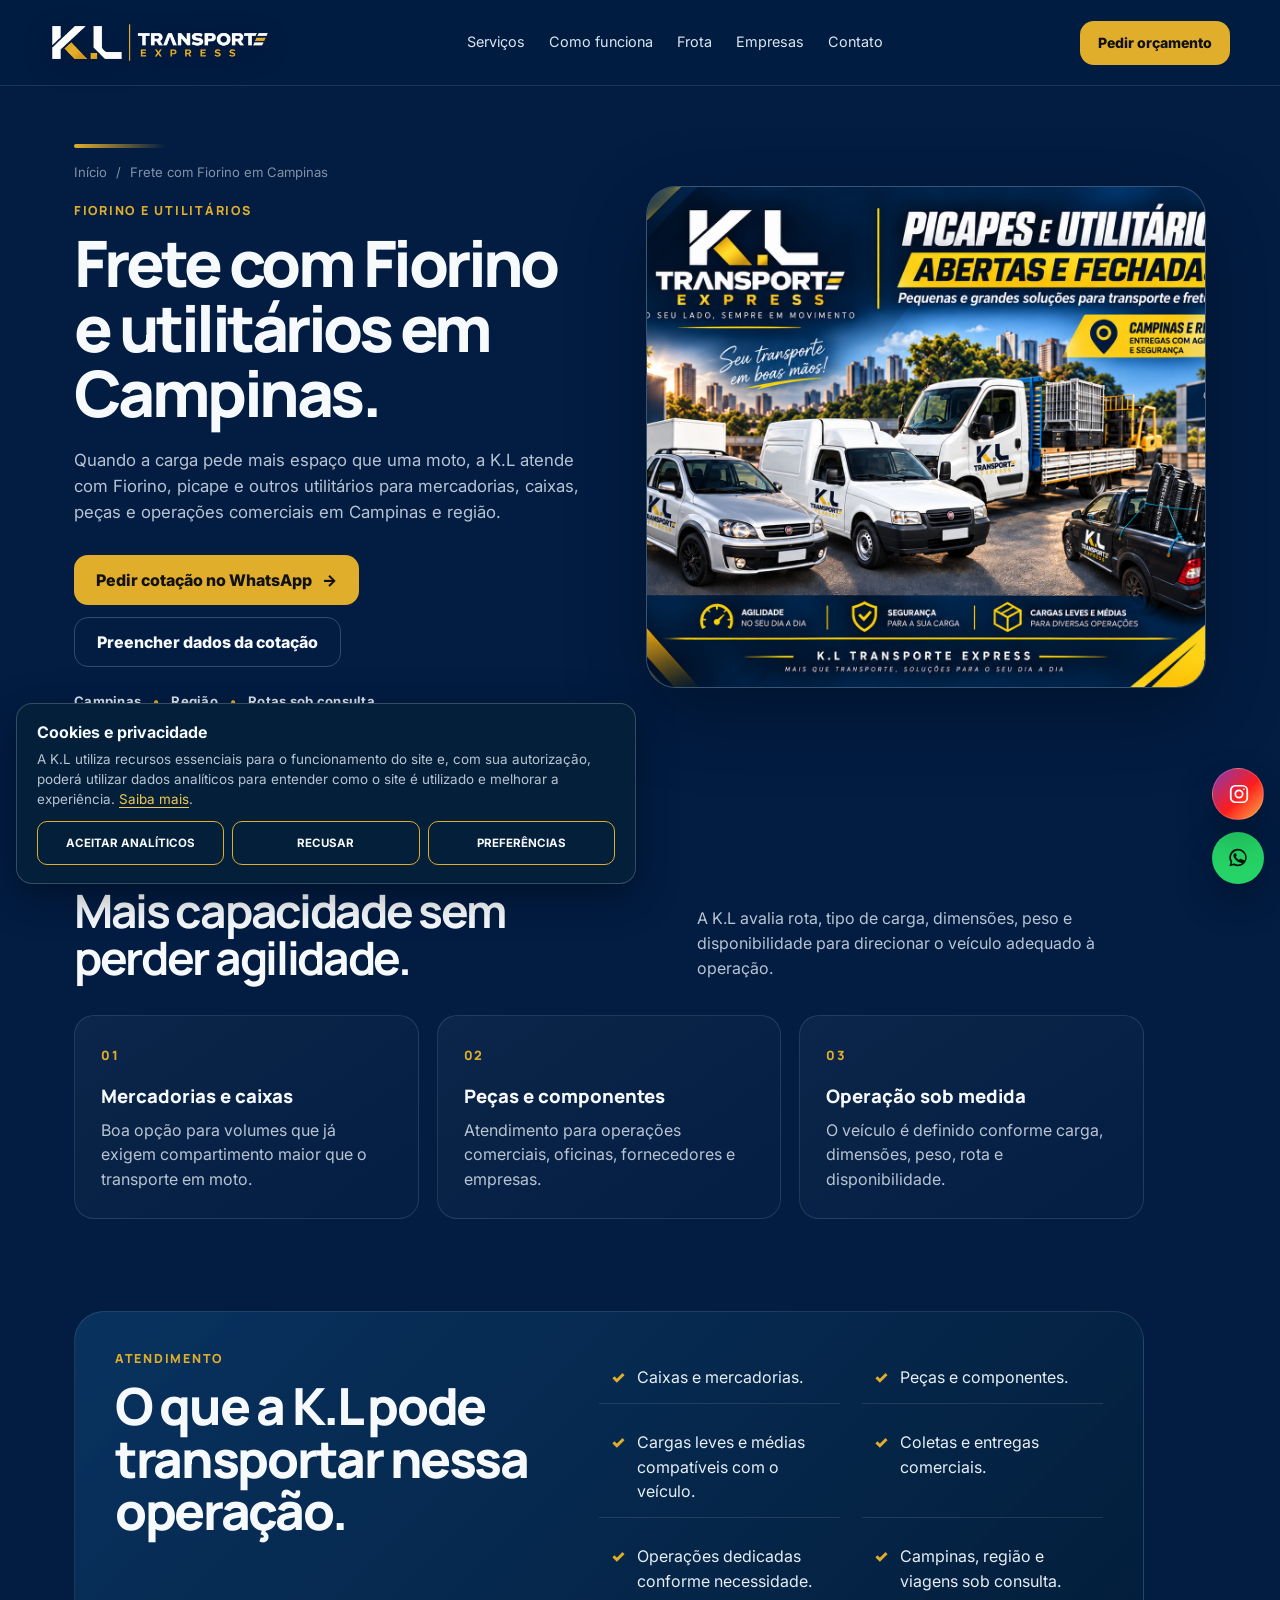
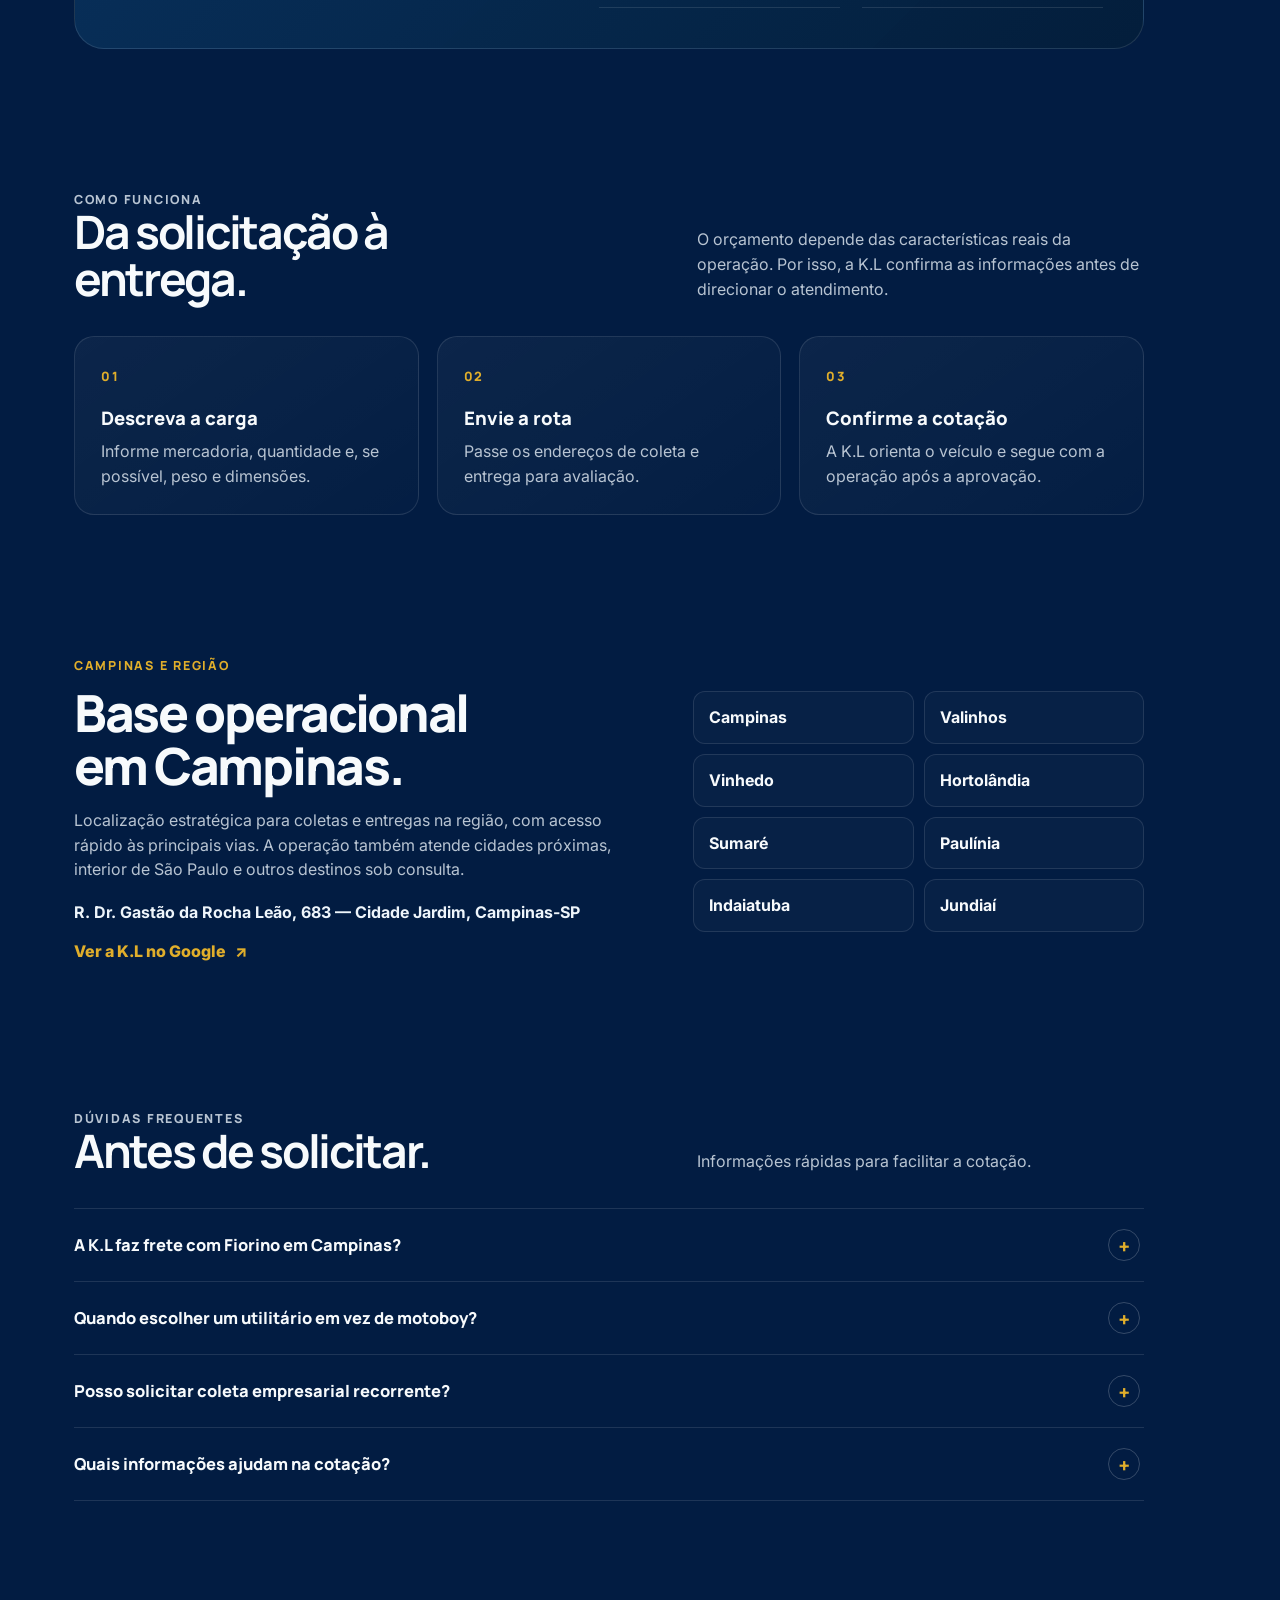
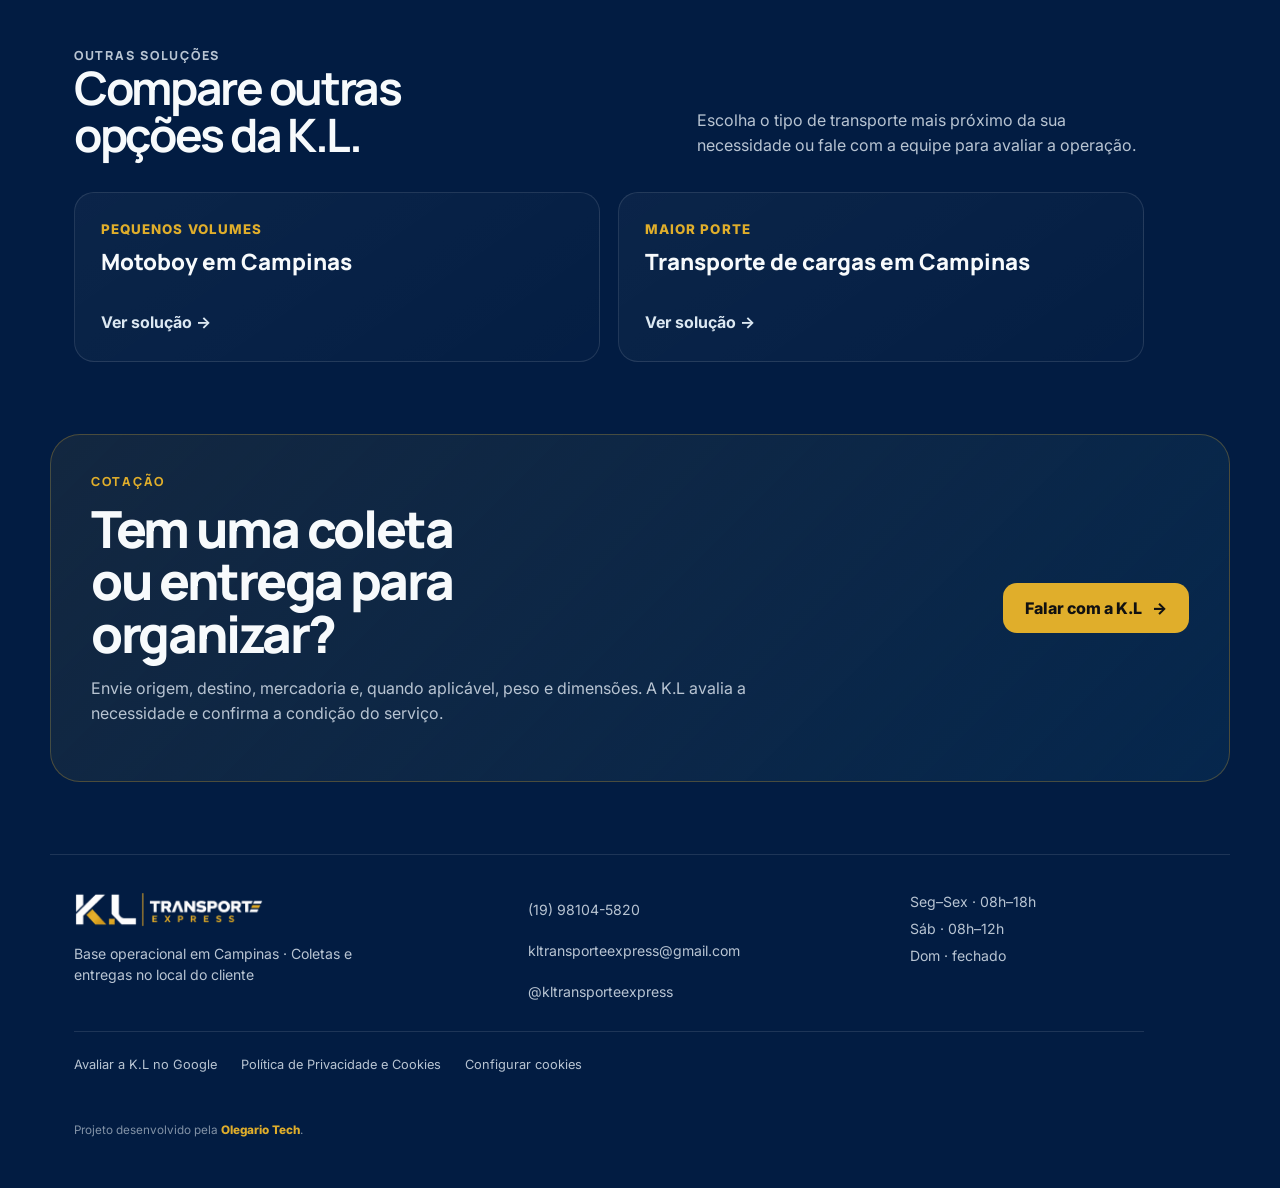
<file: frete-fiorino-campinas.html>
<!doctype html>
<html lang="pt-BR">
<head>
  <meta charset="utf-8" />
  <meta name="viewport" content="width=device-width, initial-scale=1, viewport-fit=cover" />
  <meta name="description" content="Frete com Fiorino, picape e utilitários em Campinas para caixas, peças, mercadorias e cargas leves ou médias. Solicite uma cotação." />
  <meta name="theme-color" content="#032A63" />
  <link rel="canonical" href="https://kltransporteexpress.com.br/frete-fiorino-campinas.html" />
  <meta property="og:type" content="website" />
  <meta property="og:locale" content="pt_BR" />
  <meta property="og:site_name" content="K.L Transporte Express" />
  <meta property="og:title" content="Frete com Fiorino em Campinas | Utilitários | K.L Transporte Express" />
  <meta property="og:description" content="Frete com Fiorino, picape e utilitários em Campinas para caixas, peças, mercadorias e cargas leves ou médias. Solicite uma cotação." />
  <meta property="og:url" content="https://kltransporteexpress.com.br/frete-fiorino-campinas.html" />
  <meta property="og:image" content="https://kltransporteexpress.com.br/assets/images/frota/identidade-oficial/07_kl_utilitarios_card_logo_oficial.png" />
  <meta property="og:image:alt" content="Utilitário da K.L Transporte Express preparado para transporte de cargas" />
  <meta name="twitter:card" content="summary_large_image" />
  <meta name="twitter:title" content="Frete com Fiorino em Campinas | Utilitários | K.L Transporte Express" />
  <meta name="twitter:description" content="Frete com Fiorino, picape e utilitários em Campinas para caixas, peças, mercadorias e cargas leves ou médias. Solicite uma cotação." />
  <meta name="twitter:image" content="https://kltransporteexpress.com.br/assets/images/frota/identidade-oficial/07_kl_utilitarios_card_logo_oficial.png" />
  <title>Frete com Fiorino em Campinas | Utilitários | K.L Transporte Express</title>
  <link rel="preconnect" href="https://fonts.googleapis.com">
  <link rel="preconnect" href="https://fonts.gstatic.com" crossorigin>
  <link href="https://fonts.googleapis.com/css2?family=Inter:wght@400;500;600;700;800&family=Manrope:wght@600;700;800&display=swap" rel="stylesheet">
  <script>document.documentElement.classList.add('js-motion','js-nav');</script>
  <link rel="stylesheet" href="assets/css/styles.css?v=20260928-seo1" />
  <link rel="icon" type="image/png" sizes="32x32" href="assets/images/branding/identidade-oficial/14_kl_favicon_32.png" />
  <script type="application/ld+json">{"@context":"https://schema.org","@type":"Service","name":"Frete com Fiorino em Campinas","provider":{"@type":"LocalBusiness","name":"K.L Transporte Express","url":"https://kltransporteexpress.com.br/","telephone":"+55 19 98104-5820"},"areaServed":{"@type":"City","name":"Campinas"},"description":"Frete com Fiorino, picape e utilitários em Campinas para caixas, peças, mercadorias e cargas leves ou médias. Solicite uma cotação.","url":"https://kltransporteexpress.com.br/frete-fiorino-campinas.html"}</script>
  <script type="application/ld+json">{"@context":"https://schema.org","@type":"BreadcrumbList","itemListElement":[{"@type":"ListItem","position":1,"name":"Início","item":"https://kltransporteexpress.com.br/"},{"@type":"ListItem","position":2,"name":"Frete com Fiorino em Campinas","item":"https://kltransporteexpress.com.br/frete-fiorino-campinas.html"}]}</script>
  <script type="application/ld+json">{"@context":"https://schema.org","@type":"FAQPage","mainEntity":[{"@type":"Question","name":"A K.L faz frete com Fiorino em Campinas?","acceptedAnswer":{"@type":"Answer","text":"Sim. A operação pode envolver Fiorino, picape ou outro utilitário, de acordo com carga, rota e disponibilidade."}},{"@type":"Question","name":"Quando escolher um utilitário em vez de motoboy?","acceptedAnswer":{"@type":"Answer","text":"Quando a mercadoria exige mais espaço, proteção ou capacidade de carga do que uma moto oferece."}},{"@type":"Question","name":"Posso solicitar coleta empresarial recorrente?","acceptedAnswer":{"@type":"Answer","text":"Sim. A K.L atende coletas, entregas recorrentes, rotas programadas e transporte dedicado conforme necessidade e disponibilidade."}},{"@type":"Question","name":"Quais informações ajudam na cotação?","acceptedAnswer":{"@type":"Answer","text":"Origem, destino, tipo de mercadoria, quantidade e, quando aplicável, peso e dimensões."}}]}</script>
</head>
<body>

  <a class="skip-link" href="#conteudo">Pular para o conteúdo</a>
  <header class="site-header" data-header>
    <a class="brand" href="index.html" aria-label="K.L Transporte Express - início">
      <span class="brand-mark">
        <img class="brand-logo" src="assets/images/branding/identidade-oficial/06_kl_logo_horizontal_web.png" alt="K.L Transporte Express" decoding="async" width="800" height="152" />
      </span>
    </a>

    <button class="menu-toggle" type="button" aria-expanded="false" aria-controls="main-nav" aria-label="Abrir menu de navegação"><span aria-hidden="true">☰</span><span class="sr-only">Menu</span></button>

    <nav class="nav" id="main-nav" aria-label="Navegação principal">
      <a href="index.html#servicos">Serviços</a>
      <a href="index.html#como-funciona">Como funciona</a>
      <a href="index.html#frota">Frota</a>
      <a href="index.html#empresas">Empresas</a>
      <a href="index.html#contato">Contato</a>
    </nav>

    <a class="button button-small header-cta" href="index.html#cotacao">Pedir orçamento</a>
  </header>

  
<main id="conteudo" tabindex="-1" class="seo-page">
  <section class="service-seo-hero" id="inicio">
    <div class="service-seo-copy reveal">
      <nav class="breadcrumb" aria-label="Navegação estrutural"><a href="index.html">Início</a><span aria-hidden="true">/</span><span>Frete com Fiorino em Campinas</span></nav>
      <p class="section-kicker">FIORINO E UTILITÁRIOS</p>
      <h1>Frete com Fiorino e utilitários em Campinas.</h1>
      <p class="service-seo-lead">Quando a carga pede mais espaço que uma moto, a K.L atende com Fiorino, picape e outros utilitários para mercadorias, caixas, peças e operações comerciais em Campinas e região.</p>
      <div class="hero-actions">
        <a class="button button-arrow" href="https://wa.me/5519981045820?text=Ol%C3%A1%2C%20K.L%20Transporte%20Express.%20Gostaria%20de%20solicitar%20uma%20cota%C3%A7%C3%A3o%20de%20frete%20com%20Fiorino%20ou%20utilit%C3%A1rio%20em%20Campinas." target="_blank" rel="noopener">Pedir cotação no WhatsApp <span aria-hidden="true">→</span></a>
        <a class="button button-ghost" href="index.html#cotacao">Preencher dados da cotação</a>
      </div>
      <div class="hero-meta"><span>Campinas</span><span>Região</span><span>Rotas sob consulta</span></div>
    </div>
    <figure class="service-seo-media reveal">
      <picture><img src="assets/images/frota/identidade-oficial/07_kl_utilitarios_card_logo_oficial.png" alt="Utilitário da K.L Transporte Express preparado para transporte de cargas" width="1448" height="1086" fetchpriority="high" decoding="async" /></picture>
    </figure>
  </section>

  <section class="section seo-benefits">
    <div class="section-heading reveal">
      <div><p class="section-kicker">QUANDO FAZ SENTIDO</p><h2>Mais capacidade sem perder agilidade.</h2></div>
      <p>A K.L avalia rota, tipo de carga, dimensões, peso e disponibilidade para direcionar o veículo adequado à operação.</p>
    </div>
    <div class="seo-card-grid reveal">
      <article><span>01</span><h3>Mercadorias e caixas</h3><p>Boa opção para volumes que já exigem compartimento maior que o transporte em moto.</p></article><article><span>02</span><h3>Peças e componentes</h3><p>Atendimento para operações comerciais, oficinas, fornecedores e empresas.</p></article><article><span>03</span><h3>Operação sob medida</h3><p>O veículo é definido conforme carga, dimensões, peso, rota e disponibilidade.</p></article>
    </div>
  </section>

  <section class="section seo-details">
    <div class="seo-detail-panel reveal">
      <div>
        <p class="section-kicker">ATENDIMENTO</p>
        <h2>O que a K.L pode transportar nessa operação.</h2>
      </div>
      <ul><li>Caixas e mercadorias.</li><li>Peças e componentes.</li><li>Cargas leves e médias compatíveis com o veículo.</li><li>Coletas e entregas comerciais.</li><li>Operações dedicadas conforme necessidade.</li><li>Campinas, região e viagens sob consulta.</li></ul>
    </div>
  </section>

  <section class="section seo-process">
    <div class="section-heading reveal">
      <div><p class="section-kicker">COMO FUNCIONA</p><h2>Da solicitação à entrega.</h2></div>
      <p>O orçamento depende das características reais da operação. Por isso, a K.L confirma as informações antes de direcionar o atendimento.</p>
    </div>
    <div class="seo-steps reveal"><article><span>01</span><h3>Descreva a carga</h3><p>Informe mercadoria, quantidade e, se possível, peso e dimensões.</p></article><article><span>02</span><h3>Envie a rota</h3><p>Passe os endereços de coleta e entrega para avaliação.</p></article><article><span>03</span><h3>Confirme a cotação</h3><p>A K.L orienta o veículo e segue com a operação após a aprovação.</p></article></div>
  </section>

  <section class="section seo-local">
    <div class="seo-local-copy reveal">
      <p class="section-kicker">CAMPINAS E REGIÃO</p>
      <h2>Base operacional em Campinas.</h2>
      <p>Localização estratégica para coletas e entregas na região, com acesso rápido às principais vias. A operação também atende cidades próximas, interior de São Paulo e outros destinos sob consulta.</p>
      <address>R. Dr. Gastão da Rocha Leão, 683 — Cidade Jardim, Campinas-SP</address>
      <a class="text-cta" href="https://share.google/9a4rj9WYwvZVfCxs8" target="_blank" rel="noopener noreferrer" data-analytics-event="maps_click" data-analytics-location="seo_service_page">Ver a K.L no Google <span>↗</span></a>
    </div>
    <div class="seo-city-list reveal" aria-label="Algumas cidades atendidas">
      <span>Campinas</span><span>Valinhos</span><span>Vinhedo</span><span>Hortolândia</span><span>Sumaré</span><span>Paulínia</span><span>Indaiatuba</span><span>Jundiaí</span>
    </div>
  </section>

  <section class="section faq-section" aria-labelledby="faq-title">
    <div class="section-heading reveal"><div><p class="section-kicker">DÚVIDAS FREQUENTES</p><h2 id="faq-title">Antes de solicitar.</h2></div><p>Informações rápidas para facilitar a cotação.</p></div>
    <div class="faq-list reveal"><details><summary>A K.L faz frete com Fiorino em Campinas?</summary><p>Sim. A operação pode envolver Fiorino, picape ou outro utilitário, de acordo com carga, rota e disponibilidade.</p></details><details><summary>Quando escolher um utilitário em vez de motoboy?</summary><p>Quando a mercadoria exige mais espaço, proteção ou capacidade de carga do que uma moto oferece.</p></details><details><summary>Posso solicitar coleta empresarial recorrente?</summary><p>Sim. A K.L atende coletas, entregas recorrentes, rotas programadas e transporte dedicado conforme necessidade e disponibilidade.</p></details><details><summary>Quais informações ajudam na cotação?</summary><p>Origem, destino, tipo de mercadoria, quantidade e, quando aplicável, peso e dimensões.</p></details></div>
  </section>

  <section class="section seo-related">
    <div class="section-heading reveal"><div><p class="section-kicker">OUTRAS SOLUÇÕES</p><h2>Compare outras opções da K.L.</h2></div><p>Escolha o tipo de transporte mais próximo da sua necessidade ou fale com a equipe para avaliar a operação.</p></div>
    <div class="seo-related-grid reveal"><a href="motoboy-campinas.html"><small>PEQUENOS VOLUMES</small><strong>Motoboy em Campinas</strong><span>Ver solução →</span></a><a href="transporte-cargas-campinas.html"><small>MAIOR PORTE</small><strong>Transporte de cargas em Campinas</strong><span>Ver solução →</span></a></div>
  </section>

  <section class="section seo-final-cta reveal">
    <div><p class="section-kicker">COTAÇÃO</p><h2>Tem uma coleta ou entrega para organizar?</h2><p>Envie origem, destino, mercadoria e, quando aplicável, peso e dimensões. A K.L avalia a necessidade e confirma a condição do serviço.</p></div>
    <a class="button button-arrow" href="https://wa.me/5519981045820?text=Ol%C3%A1%2C%20K.L%20Transporte%20Express.%20Gostaria%20de%20solicitar%20uma%20cota%C3%A7%C3%A3o%20de%20frete%20com%20Fiorino%20ou%20utilit%C3%A1rio%20em%20Campinas." target="_blank" rel="noopener">Falar com a K.L <span aria-hidden="true">→</span></a>
  </section>
</main>
<footer class="site-footer" id="contato">
    <div class="footer-brand">
      <img class="footer-logo" src="assets/images/branding/identidade-oficial/06_kl_logo_horizontal_web.png" alt="K.L Transporte Express" loading="lazy" decoding="async" width="800" height="152" />
      <span>Base operacional em Campinas · Coletas e entregas no local do cliente</span>
    </div>
    <div>
      <a href="tel:+5519981045820">(19) 98104-5820</a>
      <a href="mailto:kltransporteexpress@gmail.com">kltransporteexpress@gmail.com</a>
      <a href="https://www.instagram.com/kltransporteexpress/" target="_blank" rel="noopener">@kltransporteexpress</a>
    </div>
    <div>
      <span>Seg–Sex · 08h–18h</span>
      <span>Sáb · 08h–12h</span>
      <span>Dom · fechado</span>
    </div>
    <nav class="footer-privacy" aria-label="Avaliação e privacidade">
      <a href="https://g.page/r/CQbD5_WnJjTnECE/review" target="_blank" rel="noopener noreferrer" aria-label="Avaliar a K.L no Google (abre em nova aba)" data-analytics-event="google_review_click" data-analytics-location="footer">Avaliar a K.L no Google</a>
      <a href="privacidade.html">Política de Privacidade e Cookies</a>
      <button type="button" data-cookie-preferences hidden>Configurar cookies</button>
    </nav>
    <small>Projeto desenvolvido pela <a href="https://olegariotech.com.br/" target="_blank" rel="noopener noreferrer">Olegario Tech</a>.</small>
  </footer>

  <a class="whatsapp-float" href="https://wa.me/5519981045820?text=Ol%C3%A1%2C%20K.L%20Transporte%20Express.%20Gostaria%20de%20solicitar%20uma%20cota%C3%A7%C3%A3o." target="_blank" rel="noopener" aria-label="Solicitar orçamento pelo WhatsApp">
    <svg viewBox="0 0 24 24" aria-hidden="true"><path d="M12 2a9.5 9.5 0 0 0-8.1 14.5L2.6 21l4.7-1.2A9.5 9.5 0 1 0 12 2Zm0 17.2a7.7 7.7 0 0 1-3.9-1.1l-.3-.2-2.8.7.8-2.7-.2-.3A7.7 7.7 0 1 1 12 19.2Zm4.2-5.8c-.2-.1-1.3-.6-1.5-.7-.2-.1-.4-.1-.5.1-.2.2-.6.7-.7.9-.1.2-.3.2-.5.1-1.4-.7-2.4-1.5-3.3-2.9-.2-.3 0-.4.1-.6l.4-.5c.1-.2.2-.3.3-.5.1-.2 0-.4 0-.5l-.7-1.7c-.2-.5-.4-.4-.6-.4h-.5c-.2 0-.5.1-.7.3-.3.3-1 1-1 2.4s1 2.8 1.2 3c.1.2 2 3.1 4.9 4.3.7.3 1.2.5 1.6.6.7.2 1.3.2 1.8.1.6-.1 1.8-.7 2-1.4.3-.7.3-1.3.2-1.4-.1-.1-.3-.2-.5-.3Z"/></svg>
    <span>Orçamento</span>
  </a>

  <a class="instagram-float" href="https://www.instagram.com/kltransporteexpress/" target="_blank" rel="noopener" aria-label="Abrir Instagram da K.L Transporte Express">
    <svg viewBox="0 0 24 24" aria-hidden="true"><rect x="3" y="3" width="18" height="18" rx="5"></rect><circle cx="12" cy="12" r="4"></circle><circle cx="17.4" cy="6.6" r="1" fill="currentColor" stroke="none"></circle></svg>
    <span>Instagram</span>
  </a>

  <section class="cookie-banner" id="cookie-banner" aria-labelledby="cookie-banner-title" hidden>
    <h2 id="cookie-banner-title">Cookies e privacidade</h2>
    <p>A K.L utiliza recursos essenciais para o funcionamento do site e, com sua autorização, poderá utilizar dados analíticos para entender como o site é utilizado e melhorar a experiência. <a href="privacidade.html">Saiba mais</a>.</p>
    <div class="cookie-actions">
      <button type="button" class="cookie-button" data-cookie-choice="granted">Aceitar analíticos</button>
      <button type="button" class="cookie-button" data-cookie-choice="denied">Recusar</button>
      <button type="button" class="cookie-button cookie-preferences-button" data-cookie-preferences>Preferências</button>
    </div>
  </section>

  <dialog class="cookie-dialog" id="cookie-preferences" aria-labelledby="cookie-dialog-title">
    <div class="cookie-dialog-heading">
      <h2 id="cookie-dialog-title">Preferências de cookies</h2>
      <button type="button" class="cookie-close" data-cookie-close aria-label="Fechar preferências de cookies" autofocus>×</button>
    </div>
    <p>Escolha se deseja permitir recursos analíticos. Você pode mudar sua decisão a qualquer momento.</p>
    <div class="cookie-category">
      <h3>Essenciais <span>Sempre ativos</span></h3>
      <p>Necessários para funcionamento básico, segurança e preferências do site.</p>
    </div>
    <div class="cookie-category">
      <label class="cookie-toggle" for="cookie-analytics"><span>Analíticos</span><input type="checkbox" id="cookie-analytics" aria-describedby="cookie-analytics-help" /></label>
      <p id="cookie-analytics-help">Desativados por padrão. Permitem utilizar Google Analytics 4 para compreender o uso do site e melhorar desempenho e experiência.</p>
    </div>
    <a class="cookie-policy-link" href="privacidade.html">Política de Privacidade e Cookies</a>
    <div class="cookie-dialog-actions">
      <button type="button" class="cookie-button" data-cookie-choice="granted">Aceitar analíticos</button>
      <button type="button" class="cookie-button" data-cookie-choice="denied">Recusar analíticos</button>
      <button type="button" class="cookie-button cookie-save" data-cookie-save>Salvar preferências</button>
    </div>
  </dialog>
  <p class="sr-only" id="cookie-status" role="status"></p>

  <noscript><style>.reveal{opacity:1!important;transform:none!important}.motion-strip{display:none}</style></noscript>
  <script src="assets/js/main.js?v=20260928-base1" onerror="document.documentElement.classList.remove('js-motion', 'js-nav')"></script>

</body>
</html>
</file>
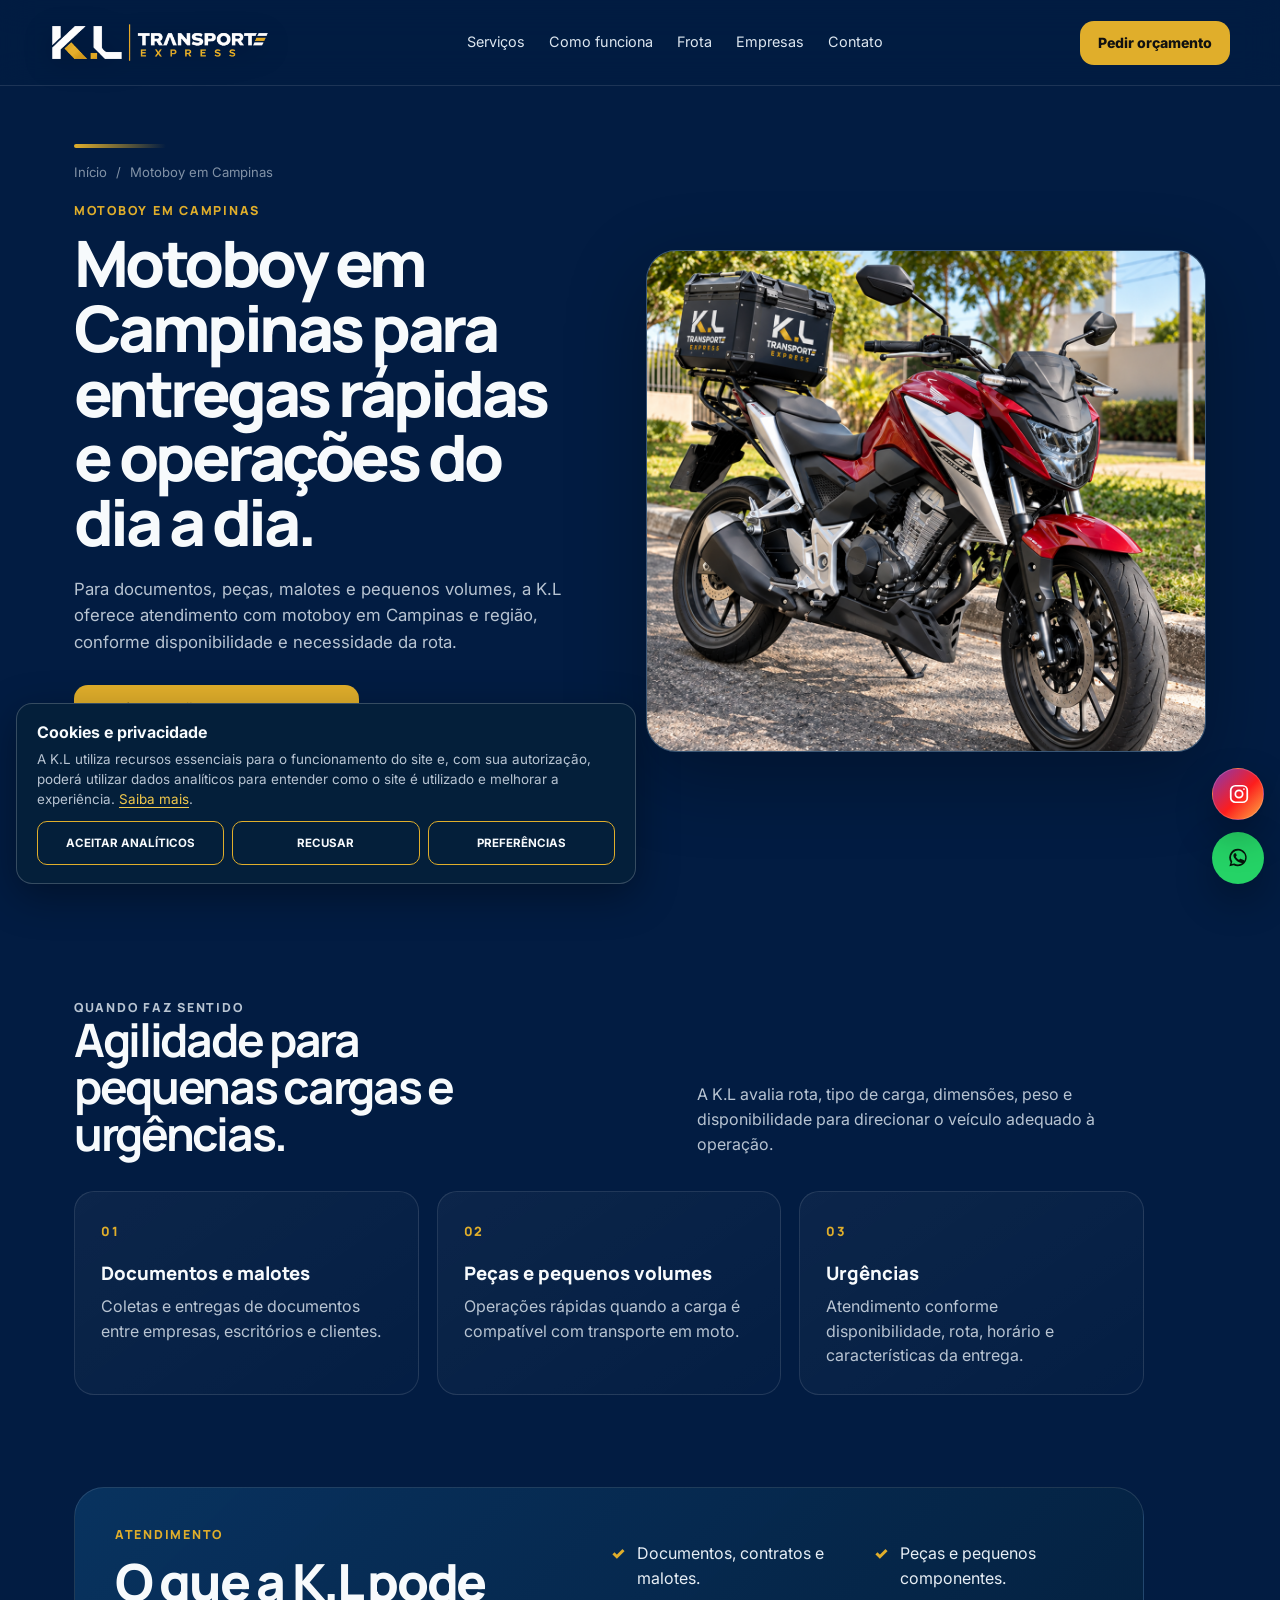
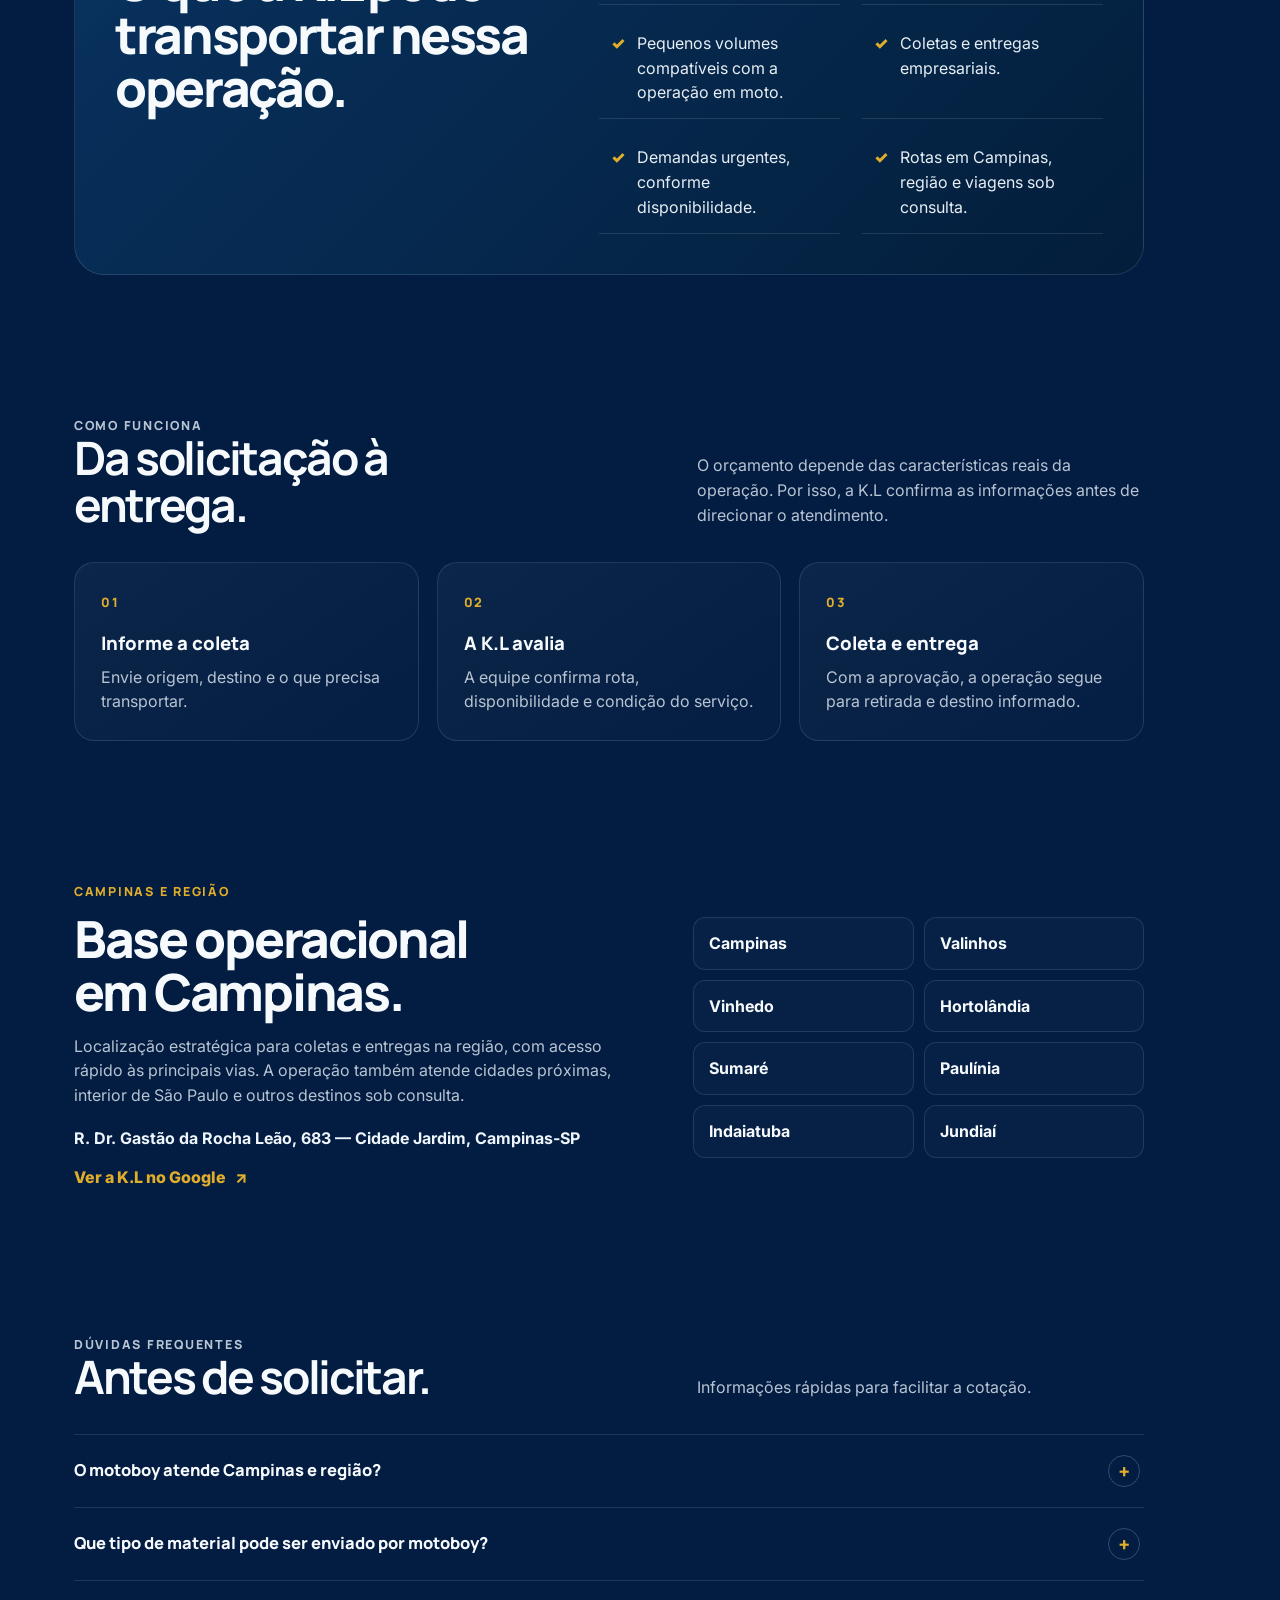
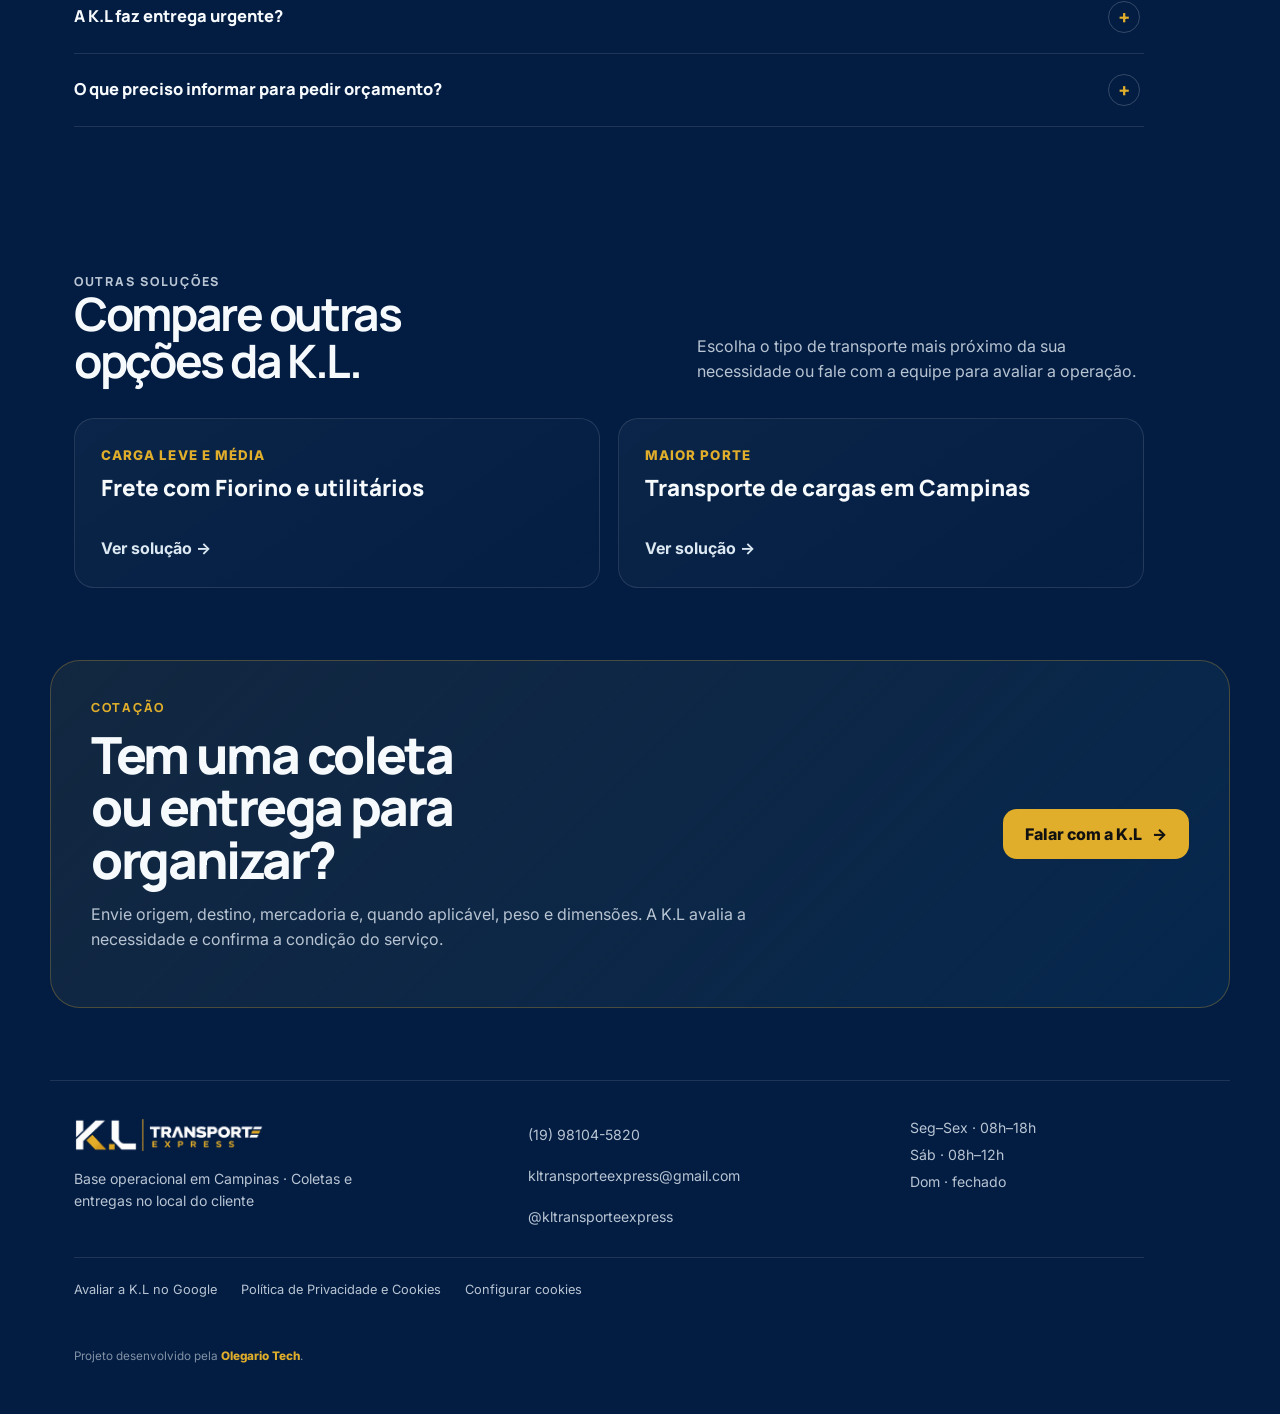
<file: motoboy-campinas.html>
<!doctype html>
<html lang="pt-BR">
<head>
  <meta charset="utf-8" />
  <meta name="viewport" content="width=device-width, initial-scale=1, viewport-fit=cover" />
  <meta name="description" content="Motoboy em Campinas para documentos, peças, pequenos volumes e entregas urgentes. Atendimento em Campinas, região e rotas sob consulta." />
  <meta name="theme-color" content="#032A63" />
  <link rel="canonical" href="https://kltransporteexpress.com.br/motoboy-campinas.html" />
  <meta property="og:type" content="website" />
  <meta property="og:locale" content="pt_BR" />
  <meta property="og:site_name" content="K.L Transporte Express" />
  <meta property="og:title" content="Motoboy em Campinas | Entregas rápidas | K.L Transporte Express" />
  <meta property="og:description" content="Motoboy em Campinas para documentos, peças, pequenos volumes e entregas urgentes. Atendimento em Campinas, região e rotas sob consulta." />
  <meta property="og:url" content="https://kltransporteexpress.com.br/motoboy-campinas.html" />
  <meta property="og:image" content="https://kltransporteexpress.com.br/assets/images/frota/identidade-oficial/06_kl_motoboy_honda_logo_oficial.png" />
  <meta property="og:image:alt" content="Motoboy da K.L Transporte Express em operação" />
  <meta name="twitter:card" content="summary_large_image" />
  <meta name="twitter:title" content="Motoboy em Campinas | Entregas rápidas | K.L Transporte Express" />
  <meta name="twitter:description" content="Motoboy em Campinas para documentos, peças, pequenos volumes e entregas urgentes. Atendimento em Campinas, região e rotas sob consulta." />
  <meta name="twitter:image" content="https://kltransporteexpress.com.br/assets/images/frota/identidade-oficial/06_kl_motoboy_honda_logo_oficial.png" />
  <title>Motoboy em Campinas | Entregas rápidas | K.L Transporte Express</title>
  <link rel="preconnect" href="https://fonts.googleapis.com">
  <link rel="preconnect" href="https://fonts.gstatic.com" crossorigin>
  <link href="https://fonts.googleapis.com/css2?family=Inter:wght@400;500;600;700;800&family=Manrope:wght@600;700;800&display=swap" rel="stylesheet">
  <script>document.documentElement.classList.add('js-motion','js-nav');</script>
  <link rel="stylesheet" href="assets/css/styles.css?v=20260928-seo1" />
  <link rel="icon" type="image/png" sizes="32x32" href="assets/images/branding/identidade-oficial/14_kl_favicon_32.png" />
  <script type="application/ld+json">{"@context":"https://schema.org","@type":"Service","name":"Motoboy em Campinas","provider":{"@type":"LocalBusiness","name":"K.L Transporte Express","url":"https://kltransporteexpress.com.br/","telephone":"+55 19 98104-5820"},"areaServed":{"@type":"City","name":"Campinas"},"description":"Motoboy em Campinas para documentos, peças, pequenos volumes e entregas urgentes. Atendimento em Campinas, região e rotas sob consulta.","url":"https://kltransporteexpress.com.br/motoboy-campinas.html"}</script>
  <script type="application/ld+json">{"@context":"https://schema.org","@type":"BreadcrumbList","itemListElement":[{"@type":"ListItem","position":1,"name":"Início","item":"https://kltransporteexpress.com.br/"},{"@type":"ListItem","position":2,"name":"Motoboy em Campinas","item":"https://kltransporteexpress.com.br/motoboy-campinas.html"}]}</script>
  <script type="application/ld+json">{"@context":"https://schema.org","@type":"FAQPage","mainEntity":[{"@type":"Question","name":"O motoboy atende Campinas e região?","acceptedAnswer":{"@type":"Answer","text":"Sim. A K.L atende Campinas e cidades da região, além de outras rotas e viagens sob consulta."}},{"@type":"Question","name":"Que tipo de material pode ser enviado por motoboy?","acceptedAnswer":{"@type":"Answer","text":"Documentos, malotes, peças e pequenos volumes compatíveis com a operação em moto. A confirmação depende das características do item."}},{"@type":"Question","name":"A K.L faz entrega urgente?","acceptedAnswer":{"@type":"Answer","text":"Sim, conforme disponibilidade, rota, tipo de carga e horário solicitado."}},{"@type":"Question","name":"O que preciso informar para pedir orçamento?","acceptedAnswer":{"@type":"Answer","text":"Endereço de coleta, endereço de entrega e o que será transportado. Informações adicionais ajudam a organizar melhor a operação."}}]}</script>
</head>
<body>

  <a class="skip-link" href="#conteudo">Pular para o conteúdo</a>
  <header class="site-header" data-header>
    <a class="brand" href="index.html" aria-label="K.L Transporte Express - início">
      <span class="brand-mark">
        <img class="brand-logo" src="assets/images/branding/identidade-oficial/06_kl_logo_horizontal_web.png" alt="K.L Transporte Express" decoding="async" width="800" height="152" />
      </span>
    </a>

    <button class="menu-toggle" type="button" aria-expanded="false" aria-controls="main-nav" aria-label="Abrir menu de navegação"><span aria-hidden="true">☰</span><span class="sr-only">Menu</span></button>

    <nav class="nav" id="main-nav" aria-label="Navegação principal">
      <a href="index.html#servicos">Serviços</a>
      <a href="index.html#como-funciona">Como funciona</a>
      <a href="index.html#frota">Frota</a>
      <a href="index.html#empresas">Empresas</a>
      <a href="index.html#contato">Contato</a>
    </nav>

    <a class="button button-small header-cta" href="index.html#cotacao">Pedir orçamento</a>
  </header>

  
<main id="conteudo" tabindex="-1" class="seo-page">
  <section class="service-seo-hero" id="inicio">
    <div class="service-seo-copy reveal">
      <nav class="breadcrumb" aria-label="Navegação estrutural"><a href="index.html">Início</a><span aria-hidden="true">/</span><span>Motoboy em Campinas</span></nav>
      <p class="section-kicker">MOTOBOY EM CAMPINAS</p>
      <h1>Motoboy em Campinas para entregas rápidas e operações do dia a dia.</h1>
      <p class="service-seo-lead">Para documentos, peças, malotes e pequenos volumes, a K.L oferece atendimento com motoboy em Campinas e região, conforme disponibilidade e necessidade da rota.</p>
      <div class="hero-actions">
        <a class="button button-arrow" href="https://wa.me/5519981045820?text=Ol%C3%A1%2C%20K.L%20Transporte%20Express.%20Gostaria%20de%20solicitar%20uma%20cota%C3%A7%C3%A3o%20de%20motoboy%20em%20Campinas." target="_blank" rel="noopener">Pedir cotação no WhatsApp <span aria-hidden="true">→</span></a>
        <a class="button button-ghost" href="index.html#cotacao">Preencher dados da cotação</a>
      </div>
      <div class="hero-meta"><span>Campinas</span><span>Região</span><span>Rotas sob consulta</span></div>
    </div>
    <figure class="service-seo-media reveal">
      <picture><img src="assets/images/frota/identidade-oficial/06_kl_motoboy_honda_logo_oficial.png" alt="Motoboy da K.L Transporte Express em operação" width="1448" height="1086" fetchpriority="high" decoding="async" /></picture>
    </figure>
  </section>

  <section class="section seo-benefits">
    <div class="section-heading reveal">
      <div><p class="section-kicker">QUANDO FAZ SENTIDO</p><h2>Agilidade para pequenas cargas e urgências.</h2></div>
      <p>A K.L avalia rota, tipo de carga, dimensões, peso e disponibilidade para direcionar o veículo adequado à operação.</p>
    </div>
    <div class="seo-card-grid reveal">
      <article><span>01</span><h3>Documentos e malotes</h3><p>Coletas e entregas de documentos entre empresas, escritórios e clientes.</p></article><article><span>02</span><h3>Peças e pequenos volumes</h3><p>Operações rápidas quando a carga é compatível com transporte em moto.</p></article><article><span>03</span><h3>Urgências</h3><p>Atendimento conforme disponibilidade, rota, horário e características da entrega.</p></article>
    </div>
  </section>

  <section class="section seo-details">
    <div class="seo-detail-panel reveal">
      <div>
        <p class="section-kicker">ATENDIMENTO</p>
        <h2>O que a K.L pode transportar nessa operação.</h2>
      </div>
      <ul><li>Documentos, contratos e malotes.</li><li>Peças e pequenos componentes.</li><li>Pequenos volumes compatíveis com a operação em moto.</li><li>Coletas e entregas empresariais.</li><li>Demandas urgentes, conforme disponibilidade.</li><li>Rotas em Campinas, região e viagens sob consulta.</li></ul>
    </div>
  </section>

  <section class="section seo-process">
    <div class="section-heading reveal">
      <div><p class="section-kicker">COMO FUNCIONA</p><h2>Da solicitação à entrega.</h2></div>
      <p>O orçamento depende das características reais da operação. Por isso, a K.L confirma as informações antes de direcionar o atendimento.</p>
    </div>
    <div class="seo-steps reveal"><article><span>01</span><h3>Informe a coleta</h3><p>Envie origem, destino e o que precisa transportar.</p></article><article><span>02</span><h3>A K.L avalia</h3><p>A equipe confirma rota, disponibilidade e condição do serviço.</p></article><article><span>03</span><h3>Coleta e entrega</h3><p>Com a aprovação, a operação segue para retirada e destino informado.</p></article></div>
  </section>

  <section class="section seo-local">
    <div class="seo-local-copy reveal">
      <p class="section-kicker">CAMPINAS E REGIÃO</p>
      <h2>Base operacional em Campinas.</h2>
      <p>Localização estratégica para coletas e entregas na região, com acesso rápido às principais vias. A operação também atende cidades próximas, interior de São Paulo e outros destinos sob consulta.</p>
      <address>R. Dr. Gastão da Rocha Leão, 683 — Cidade Jardim, Campinas-SP</address>
      <a class="text-cta" href="https://share.google/9a4rj9WYwvZVfCxs8" target="_blank" rel="noopener noreferrer" data-analytics-event="maps_click" data-analytics-location="seo_service_page">Ver a K.L no Google <span>↗</span></a>
    </div>
    <div class="seo-city-list reveal" aria-label="Algumas cidades atendidas">
      <span>Campinas</span><span>Valinhos</span><span>Vinhedo</span><span>Hortolândia</span><span>Sumaré</span><span>Paulínia</span><span>Indaiatuba</span><span>Jundiaí</span>
    </div>
  </section>

  <section class="section faq-section" aria-labelledby="faq-title">
    <div class="section-heading reveal"><div><p class="section-kicker">DÚVIDAS FREQUENTES</p><h2 id="faq-title">Antes de solicitar.</h2></div><p>Informações rápidas para facilitar a cotação.</p></div>
    <div class="faq-list reveal"><details><summary>O motoboy atende Campinas e região?</summary><p>Sim. A K.L atende Campinas e cidades da região, além de outras rotas e viagens sob consulta.</p></details><details><summary>Que tipo de material pode ser enviado por motoboy?</summary><p>Documentos, malotes, peças e pequenos volumes compatíveis com a operação em moto. A confirmação depende das características do item.</p></details><details><summary>A K.L faz entrega urgente?</summary><p>Sim, conforme disponibilidade, rota, tipo de carga e horário solicitado.</p></details><details><summary>O que preciso informar para pedir orçamento?</summary><p>Endereço de coleta, endereço de entrega e o que será transportado. Informações adicionais ajudam a organizar melhor a operação.</p></details></div>
  </section>

  <section class="section seo-related">
    <div class="section-heading reveal"><div><p class="section-kicker">OUTRAS SOLUÇÕES</p><h2>Compare outras opções da K.L.</h2></div><p>Escolha o tipo de transporte mais próximo da sua necessidade ou fale com a equipe para avaliar a operação.</p></div>
    <div class="seo-related-grid reveal"><a href="frete-fiorino-campinas.html"><small>CARGA LEVE E MÉDIA</small><strong>Frete com Fiorino e utilitários</strong><span>Ver solução →</span></a><a href="transporte-cargas-campinas.html"><small>MAIOR PORTE</small><strong>Transporte de cargas em Campinas</strong><span>Ver solução →</span></a></div>
  </section>

  <section class="section seo-final-cta reveal">
    <div><p class="section-kicker">COTAÇÃO</p><h2>Tem uma coleta ou entrega para organizar?</h2><p>Envie origem, destino, mercadoria e, quando aplicável, peso e dimensões. A K.L avalia a necessidade e confirma a condição do serviço.</p></div>
    <a class="button button-arrow" href="https://wa.me/5519981045820?text=Ol%C3%A1%2C%20K.L%20Transporte%20Express.%20Gostaria%20de%20solicitar%20uma%20cota%C3%A7%C3%A3o%20de%20motoboy%20em%20Campinas." target="_blank" rel="noopener">Falar com a K.L <span aria-hidden="true">→</span></a>
  </section>
</main>
<footer class="site-footer" id="contato">
    <div class="footer-brand">
      <img class="footer-logo" src="assets/images/branding/identidade-oficial/06_kl_logo_horizontal_web.png" alt="K.L Transporte Express" loading="lazy" decoding="async" width="800" height="152" />
      <span>Base operacional em Campinas · Coletas e entregas no local do cliente</span>
    </div>
    <div>
      <a href="tel:+5519981045820">(19) 98104-5820</a>
      <a href="mailto:kltransporteexpress@gmail.com">kltransporteexpress@gmail.com</a>
      <a href="https://www.instagram.com/kltransporteexpress/" target="_blank" rel="noopener">@kltransporteexpress</a>
    </div>
    <div>
      <span>Seg–Sex · 08h–18h</span>
      <span>Sáb · 08h–12h</span>
      <span>Dom · fechado</span>
    </div>
    <nav class="footer-privacy" aria-label="Avaliação e privacidade">
      <a href="https://g.page/r/CQbD5_WnJjTnECE/review" target="_blank" rel="noopener noreferrer" aria-label="Avaliar a K.L no Google (abre em nova aba)" data-analytics-event="google_review_click" data-analytics-location="footer">Avaliar a K.L no Google</a>
      <a href="privacidade.html">Política de Privacidade e Cookies</a>
      <button type="button" data-cookie-preferences hidden>Configurar cookies</button>
    </nav>
    <small>Projeto desenvolvido pela <a href="https://olegariotech.com.br/" target="_blank" rel="noopener noreferrer">Olegario Tech</a>.</small>
  </footer>

  <a class="whatsapp-float" href="https://wa.me/5519981045820?text=Ol%C3%A1%2C%20K.L%20Transporte%20Express.%20Gostaria%20de%20solicitar%20uma%20cota%C3%A7%C3%A3o." target="_blank" rel="noopener" aria-label="Solicitar orçamento pelo WhatsApp">
    <svg viewBox="0 0 24 24" aria-hidden="true"><path d="M12 2a9.5 9.5 0 0 0-8.1 14.5L2.6 21l4.7-1.2A9.5 9.5 0 1 0 12 2Zm0 17.2a7.7 7.7 0 0 1-3.9-1.1l-.3-.2-2.8.7.8-2.7-.2-.3A7.7 7.7 0 1 1 12 19.2Zm4.2-5.8c-.2-.1-1.3-.6-1.5-.7-.2-.1-.4-.1-.5.1-.2.2-.6.7-.7.9-.1.2-.3.2-.5.1-1.4-.7-2.4-1.5-3.3-2.9-.2-.3 0-.4.1-.6l.4-.5c.1-.2.2-.3.3-.5.1-.2 0-.4 0-.5l-.7-1.7c-.2-.5-.4-.4-.6-.4h-.5c-.2 0-.5.1-.7.3-.3.3-1 1-1 2.4s1 2.8 1.2 3c.1.2 2 3.1 4.9 4.3.7.3 1.2.5 1.6.6.7.2 1.3.2 1.8.1.6-.1 1.8-.7 2-1.4.3-.7.3-1.3.2-1.4-.1-.1-.3-.2-.5-.3Z"/></svg>
    <span>Orçamento</span>
  </a>

  <a class="instagram-float" href="https://www.instagram.com/kltransporteexpress/" target="_blank" rel="noopener" aria-label="Abrir Instagram da K.L Transporte Express">
    <svg viewBox="0 0 24 24" aria-hidden="true"><rect x="3" y="3" width="18" height="18" rx="5"></rect><circle cx="12" cy="12" r="4"></circle><circle cx="17.4" cy="6.6" r="1" fill="currentColor" stroke="none"></circle></svg>
    <span>Instagram</span>
  </a>

  <section class="cookie-banner" id="cookie-banner" aria-labelledby="cookie-banner-title" hidden>
    <h2 id="cookie-banner-title">Cookies e privacidade</h2>
    <p>A K.L utiliza recursos essenciais para o funcionamento do site e, com sua autorização, poderá utilizar dados analíticos para entender como o site é utilizado e melhorar a experiência. <a href="privacidade.html">Saiba mais</a>.</p>
    <div class="cookie-actions">
      <button type="button" class="cookie-button" data-cookie-choice="granted">Aceitar analíticos</button>
      <button type="button" class="cookie-button" data-cookie-choice="denied">Recusar</button>
      <button type="button" class="cookie-button cookie-preferences-button" data-cookie-preferences>Preferências</button>
    </div>
  </section>

  <dialog class="cookie-dialog" id="cookie-preferences" aria-labelledby="cookie-dialog-title">
    <div class="cookie-dialog-heading">
      <h2 id="cookie-dialog-title">Preferências de cookies</h2>
      <button type="button" class="cookie-close" data-cookie-close aria-label="Fechar preferências de cookies" autofocus>×</button>
    </div>
    <p>Escolha se deseja permitir recursos analíticos. Você pode mudar sua decisão a qualquer momento.</p>
    <div class="cookie-category">
      <h3>Essenciais <span>Sempre ativos</span></h3>
      <p>Necessários para funcionamento básico, segurança e preferências do site.</p>
    </div>
    <div class="cookie-category">
      <label class="cookie-toggle" for="cookie-analytics"><span>Analíticos</span><input type="checkbox" id="cookie-analytics" aria-describedby="cookie-analytics-help" /></label>
      <p id="cookie-analytics-help">Desativados por padrão. Permitem utilizar Google Analytics 4 para compreender o uso do site e melhorar desempenho e experiência.</p>
    </div>
    <a class="cookie-policy-link" href="privacidade.html">Política de Privacidade e Cookies</a>
    <div class="cookie-dialog-actions">
      <button type="button" class="cookie-button" data-cookie-choice="granted">Aceitar analíticos</button>
      <button type="button" class="cookie-button" data-cookie-choice="denied">Recusar analíticos</button>
      <button type="button" class="cookie-button cookie-save" data-cookie-save>Salvar preferências</button>
    </div>
  </dialog>
  <p class="sr-only" id="cookie-status" role="status"></p>

  <noscript><style>.reveal{opacity:1!important;transform:none!important}.motion-strip{display:none}</style></noscript>
  <script src="assets/js/main.js?v=20260928-base1" onerror="document.documentElement.classList.remove('js-motion', 'js-nav')"></script>

</body>
</html>
</file>
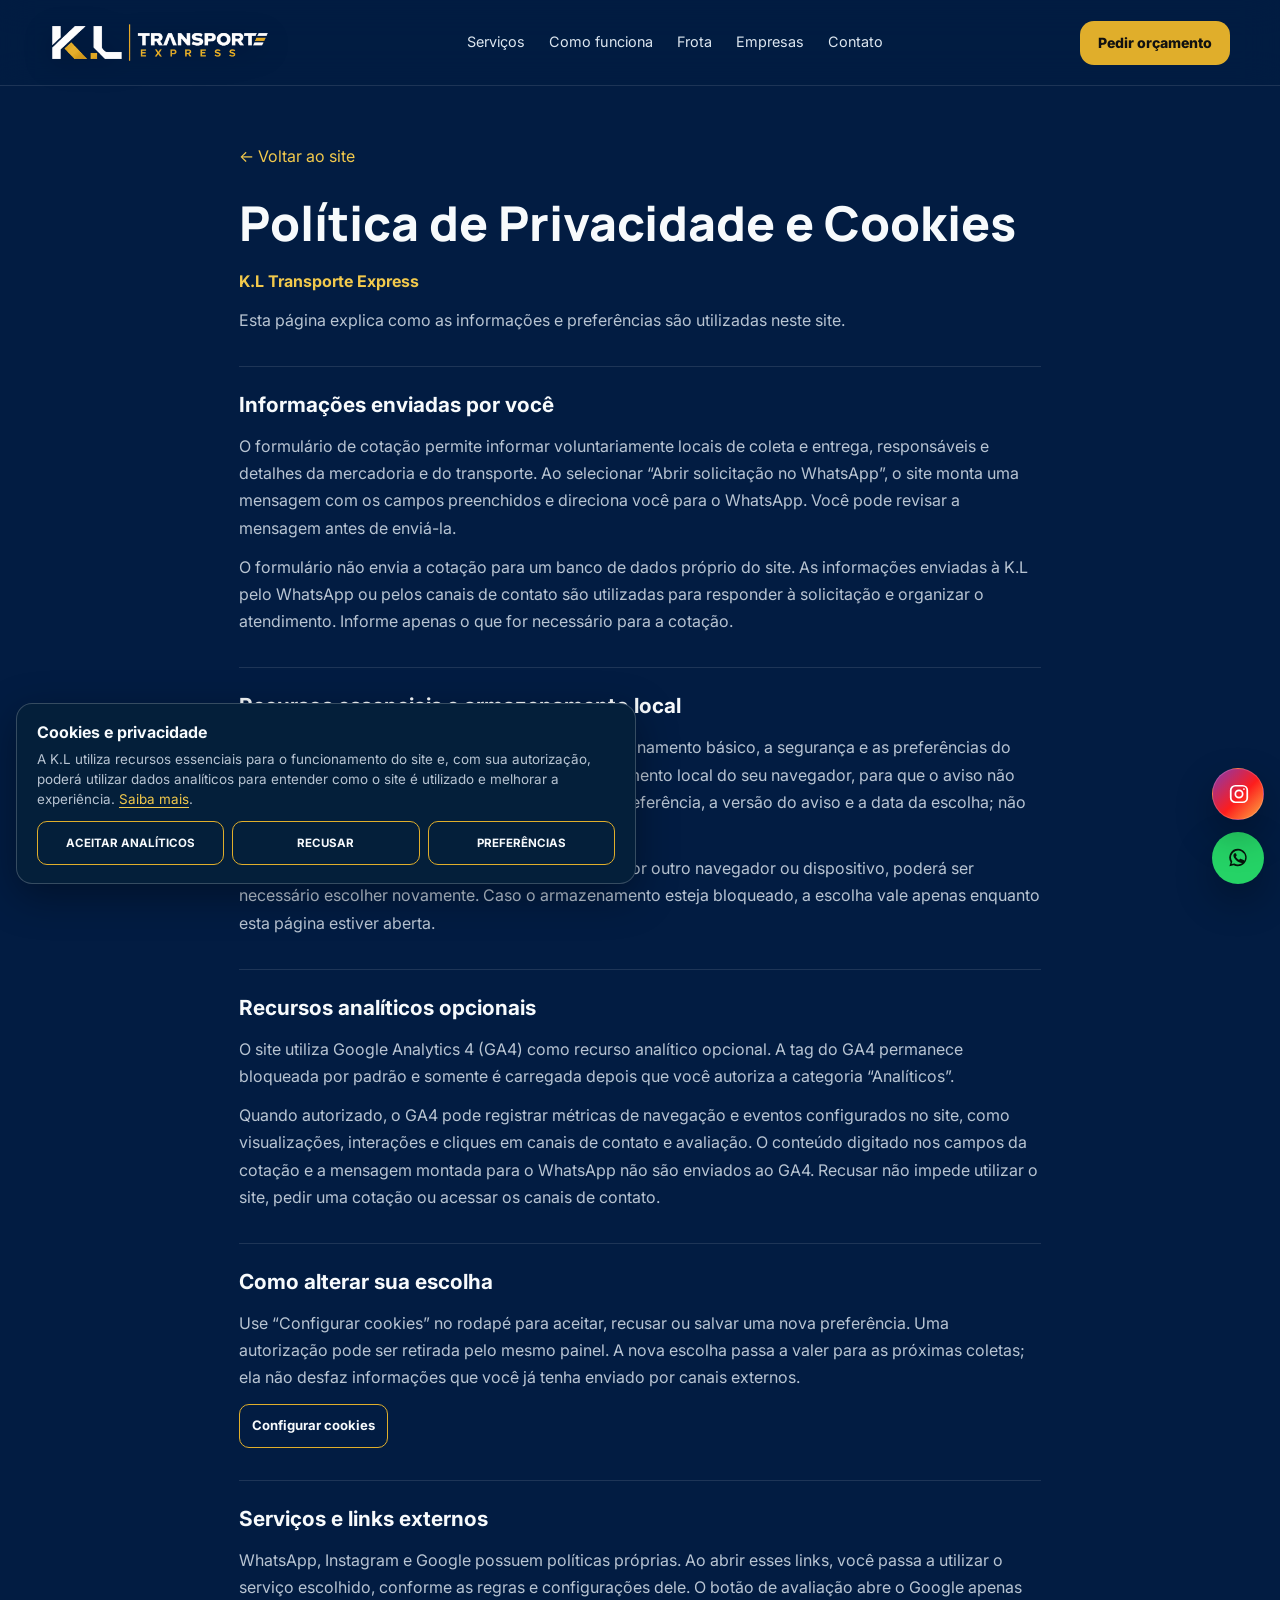
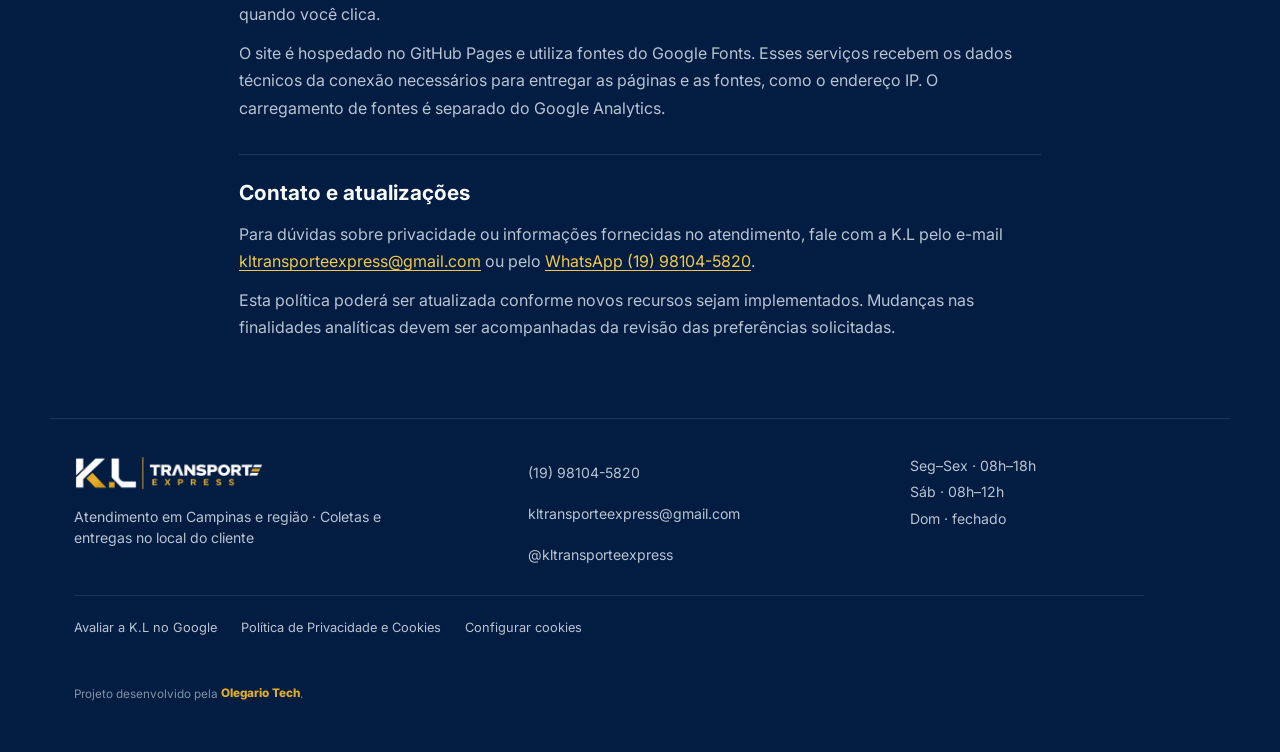
<file: privacidade.html>
<!doctype html>
<html lang="pt-BR">
<head>
  <meta charset="utf-8" />
  <meta name="viewport" content="width=device-width, initial-scale=1, viewport-fit=cover" />
  <meta name="description" content="Saiba como a K.L Transporte Express utiliza informações de cotação, armazenamento essencial e preferências de cookies." />
  <meta name="theme-color" content="#032A63" />
  <link rel="canonical" href="https://kltransporteexpress.com.br/privacidade.html" />


  <title>Política de Privacidade e Cookies — K.L Transporte Express</title>

  <link rel="preconnect" href="https://fonts.googleapis.com">
  <link rel="preconnect" href="https://fonts.gstatic.com" crossorigin>
  <link href="https://fonts.googleapis.com/css2?family=Inter:wght@400;500;600;700;800&family=Manrope:wght@600;700;800&display=swap" rel="stylesheet">
  <link rel="stylesheet" href="assets/css/styles.css?v=20260921-privacy1" />
  <link rel="icon" type="image/png" sizes="32x32" href="assets/images/branding/identidade-oficial/14_kl_favicon_32.png" />
  <link rel="icon" type="image/png" sizes="512x512" href="assets/images/branding/identidade-oficial/13_kl_favicon_512.png" />
  <link rel="apple-touch-icon" sizes="180x180" href="assets/images/branding/identidade-oficial/15_kl_apple_touch_icon_180.png" />



</head>
<body>
  <a class="skip-link" href="#conteudo">Pular para o conteúdo</a>
  <header class="site-header" data-header>
    <a class="brand" href="index.html#inicio" aria-label="K.L Transporte Express - início">
      <span class="brand-mark">
        <img class="brand-logo" src="assets/images/branding/identidade-oficial/06_kl_logo_horizontal_web.png" alt="K.L Transporte Express" decoding="async" width="800" height="152" />
      </span>
    </a>

    <button class="menu-toggle" type="button" aria-expanded="false" aria-controls="main-nav" aria-label="Abrir menu de navegação"><span aria-hidden="true">☰</span><span class="sr-only">Menu</span></button>

    <nav class="nav" id="main-nav" aria-label="Navegação principal">
      <a href="index.html#servicos">Serviços</a>
      <a href="index.html#como-funciona">Como funciona</a>
      <a href="index.html#frota">Frota</a>
      <a href="index.html#empresas">Empresas</a>
      <a href="index.html#contato">Contato</a>
    </nav>

    <a class="button button-small header-cta" href="index.html#cotacao">Pedir orçamento</a>
  </header>

  <main class="privacy-page" id="conteudo" tabindex="-1">
    <a class="privacy-back" href="index.html">← Voltar ao site</a>
    <h1>Política de Privacidade e Cookies</h1>
    <p class="privacy-intro">K.L Transporte Express</p>
    <p>Esta página explica como as informações e preferências são utilizadas neste site.</p>
    <section aria-labelledby="privacy-quote">
      <h2 id="privacy-quote">Informações enviadas por você</h2>
      <p>O formulário de cotação permite informar voluntariamente locais de coleta e entrega, responsáveis e detalhes da mercadoria e do transporte. Ao selecionar “Abrir solicitação no WhatsApp”, o site monta uma mensagem com os campos preenchidos e direciona você para o WhatsApp. Você pode revisar a mensagem antes de enviá-la.</p>
      <p>O formulário não envia a cotação para um banco de dados próprio do site. As informações enviadas à K.L pelo WhatsApp ou pelos canais de contato são utilizadas para responder à solicitação e organizar o atendimento. Informe apenas o que for necessário para a cotação.</p>
    </section>
    <section aria-labelledby="privacy-essential">
      <h2 id="privacy-essential">Recursos essenciais e armazenamento local</h2>
      <p>Recursos estritamente necessários permitem o funcionamento básico, a segurança e as preferências do site. A escolha de cookies é registrada no armazenamento local do seu navegador, para que o aviso não seja repetido a cada visita. Esse registro contém a preferência, a versão do aviso e a data da escolha; não contém os dados do formulário.</p>
      <p>Se você limpar os dados do navegador ou acessar por outro navegador ou dispositivo, poderá ser necessário escolher novamente. Caso o armazenamento esteja bloqueado, a escolha vale apenas enquanto esta página estiver aberta.</p>
    </section>
    <section aria-labelledby="privacy-analytics">
      <h2 id="privacy-analytics">Recursos analíticos opcionais</h2>
      <p>O site utiliza Google Analytics 4 (GA4) como recurso analítico opcional. A tag do GA4 permanece bloqueada por padrão e somente é carregada depois que você autoriza a categoria “Analíticos”.</p>
      <p>Quando autorizado, o GA4 pode registrar métricas de navegação e eventos configurados no site, como visualizações, interações e cliques em canais de contato e avaliação. O conteúdo digitado nos campos da cotação e a mensagem montada para o WhatsApp não são enviados ao GA4. Recusar não impede utilizar o site, pedir uma cotação ou acessar os canais de contato.</p>
    </section>
    <section aria-labelledby="privacy-choices">
      <h2 id="privacy-choices">Como alterar sua escolha</h2>
      <p>Use “Configurar cookies” no rodapé para aceitar, recusar ou salvar uma nova preferência. Uma autorização pode ser retirada pelo mesmo painel. A nova escolha passa a valer para as próximas coletas; ela não desfaz informações que você já tenha enviado por canais externos.</p>
      <button type="button" class="cookie-button" data-cookie-preferences hidden>Configurar cookies</button>
      <noscript><p>O JavaScript está desativado. Os recursos analíticos não são carregados. Para utilizar o painel de preferências, ative o JavaScript.</p></noscript>
    </section>
    <section aria-labelledby="privacy-external">
      <h2 id="privacy-external">Serviços e links externos</h2>
      <p>WhatsApp, Instagram e Google possuem políticas próprias. Ao abrir esses links, você passa a utilizar o serviço escolhido, conforme as regras e configurações dele. O botão de avaliação abre o Google apenas quando você clica.</p>
      <p>O site é hospedado no GitHub Pages e utiliza fontes do Google Fonts. Esses serviços recebem os dados técnicos da conexão necessários para entregar as páginas e as fontes, como o endereço IP. O carregamento de fontes é separado do Google Analytics.</p>
    </section>
    <section aria-labelledby="privacy-contact">
      <h2 id="privacy-contact">Contato e atualizações</h2>
      <p>Para dúvidas sobre privacidade ou informações fornecidas no atendimento, fale com a K.L pelo e-mail <a href="mailto:kltransporteexpress@gmail.com">kltransporteexpress@gmail.com</a> ou pelo <a href="https://wa.me/5519981045820" target="_blank" rel="noopener noreferrer">WhatsApp (19) 98104-5820</a>.</p>
      <p>Esta política poderá ser atualizada conforme novos recursos sejam implementados. Mudanças nas finalidades analíticas devem ser acompanhadas da revisão das preferências solicitadas.</p>
    </section>
  </main>

  <footer class="site-footer" id="contato">
    <div class="footer-brand">
      <img class="footer-logo" src="assets/images/branding/identidade-oficial/06_kl_logo_horizontal_web.png" alt="K.L Transporte Express" loading="lazy" decoding="async" width="800" height="152" />
      <span>Atendimento em Campinas e região · Coletas e entregas no local do cliente</span>
    </div>
    <div>
      <a href="tel:+5519981045820">(19) 98104-5820</a>
      <a href="mailto:kltransporteexpress@gmail.com">kltransporteexpress@gmail.com</a>
      <a href="https://www.instagram.com/kltransporteexpress/" target="_blank" rel="noopener">@kltransporteexpress</a>
    </div>
    <div>
      <span>Seg–Sex · 08h–18h</span>
      <span>Sáb · 08h–12h</span>
      <span>Dom · fechado</span>
    </div>
    <nav class="footer-privacy" aria-label="Avaliação e privacidade">
      <a href="https://g.page/r/CQbD5_WnJjTnECE/review" target="_blank" rel="noopener noreferrer" aria-label="Avaliar a K.L no Google (abre em nova aba)" data-analytics-event="google_review_click" data-analytics-location="footer">Avaliar a K.L no Google</a>
      <a href="privacidade.html">Política de Privacidade e Cookies</a>
      <button type="button" data-cookie-preferences hidden>Configurar cookies</button>
    </nav>
    <small>Projeto desenvolvido pela <a href="https://olegariotech.com.br/" target="_blank" rel="noopener noreferrer">Olegario Tech</a>.</small>
  </footer>

  <a class="whatsapp-float" href="https://wa.me/5519981045820?text=Ol%C3%A1%2C%20K.L%20Transporte%20Express.%20Gostaria%20de%20solicitar%20uma%20cota%C3%A7%C3%A3o." target="_blank" rel="noopener" aria-label="Solicitar orçamento pelo WhatsApp">
    <svg viewBox="0 0 24 24" aria-hidden="true"><path d="M12 2a9.5 9.5 0 0 0-8.1 14.5L2.6 21l4.7-1.2A9.5 9.5 0 1 0 12 2Zm0 17.2a7.7 7.7 0 0 1-3.9-1.1l-.3-.2-2.8.7.8-2.7-.2-.3A7.7 7.7 0 1 1 12 19.2Zm4.2-5.8c-.2-.1-1.3-.6-1.5-.7-.2-.1-.4-.1-.5.1-.2.2-.6.7-.7.9-.1.2-.3.2-.5.1-1.4-.7-2.4-1.5-3.3-2.9-.2-.3 0-.4.1-.6l.4-.5c.1-.2.2-.3.3-.5.1-.2 0-.4 0-.5l-.7-1.7c-.2-.5-.4-.4-.6-.4h-.5c-.2 0-.5.1-.7.3-.3.3-1 1-1 2.4s1 2.8 1.2 3c.1.2 2 3.1 4.9 4.3.7.3 1.2.5 1.6.6.7.2 1.3.2 1.8.1.6-.1 1.8-.7 2-1.4.3-.7.3-1.3.2-1.4-.1-.1-.3-.2-.5-.3Z"/></svg>
    <span>Orçamento</span>
  </a>

  <a class="instagram-float" href="https://www.instagram.com/kltransporteexpress/" target="_blank" rel="noopener" aria-label="Abrir Instagram da K.L Transporte Express">
    <svg viewBox="0 0 24 24" aria-hidden="true"><rect x="3" y="3" width="18" height="18" rx="5"></rect><circle cx="12" cy="12" r="4"></circle><circle cx="17.4" cy="6.6" r="1" fill="currentColor" stroke="none"></circle></svg>
    <span>Instagram</span>
  </a>

  <section class="cookie-banner" id="cookie-banner" aria-labelledby="cookie-banner-title" hidden>
    <h2 id="cookie-banner-title">Cookies e privacidade</h2>
    <p>A K.L utiliza recursos essenciais para o funcionamento do site e, com sua autorização, poderá utilizar dados analíticos para entender como o site é utilizado e melhorar a experiência. <a href="privacidade.html">Saiba mais</a>.</p>
    <div class="cookie-actions">
      <button type="button" class="cookie-button" data-cookie-choice="granted">Aceitar analíticos</button>
      <button type="button" class="cookie-button" data-cookie-choice="denied">Recusar</button>
      <button type="button" class="cookie-button cookie-preferences-button" data-cookie-preferences>Preferências</button>
    </div>
  </section>

  <dialog class="cookie-dialog" id="cookie-preferences" aria-labelledby="cookie-dialog-title">
    <div class="cookie-dialog-heading">
      <h2 id="cookie-dialog-title">Preferências de cookies</h2>
      <button type="button" class="cookie-close" data-cookie-close aria-label="Fechar preferências de cookies" autofocus>×</button>
    </div>
    <p>Escolha se deseja permitir recursos analíticos. Você pode mudar sua decisão a qualquer momento.</p>
    <div class="cookie-category">
      <h3>Essenciais <span>Sempre ativos</span></h3>
      <p>Necessários para funcionamento básico, segurança e preferências do site.</p>
    </div>
    <div class="cookie-category">
      <label class="cookie-toggle" for="cookie-analytics"><span>Analíticos</span><input type="checkbox" id="cookie-analytics" aria-describedby="cookie-analytics-help" /></label>
      <p id="cookie-analytics-help">Desativados por padrão. Permitem utilizar Google Analytics 4 para compreender o uso do site e melhorar desempenho e experiência.</p>
    </div>
    <a class="cookie-policy-link" href="privacidade.html">Política de Privacidade e Cookies</a>
    <div class="cookie-dialog-actions">
      <button type="button" class="cookie-button" data-cookie-choice="granted">Aceitar analíticos</button>
      <button type="button" class="cookie-button" data-cookie-choice="denied">Recusar analíticos</button>
      <button type="button" class="cookie-button cookie-save" data-cookie-save>Salvar preferências</button>
    </div>
  </dialog>
  <p class="sr-only" id="cookie-status" role="status"></p>

  <noscript><style>.reveal{opacity:1!important;transform:none!important}.motion-strip{display:none}</style></noscript>
  <script src="assets/js/main.js?v=20260921-ga4-1" onerror="document.documentElement.classList.remove('js-motion', 'js-nav')"></script>
</body>
</html>
</file>
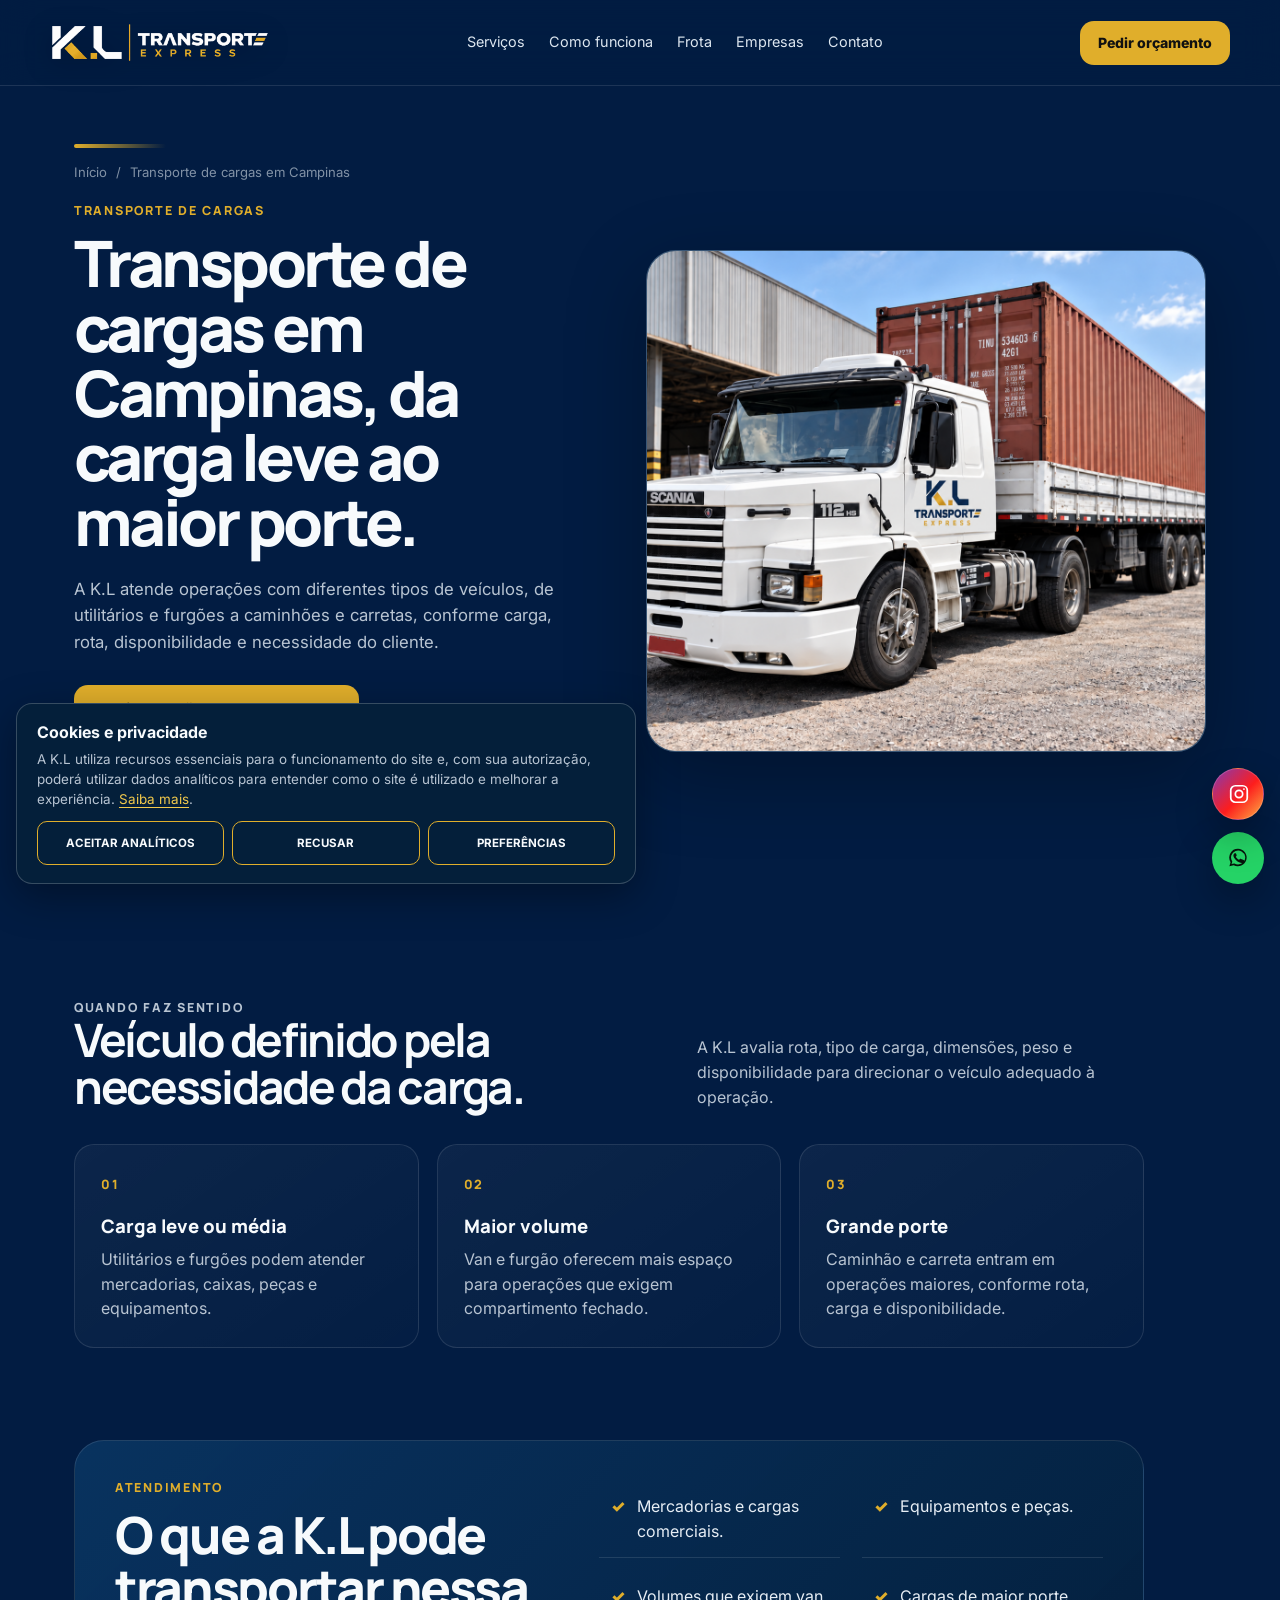
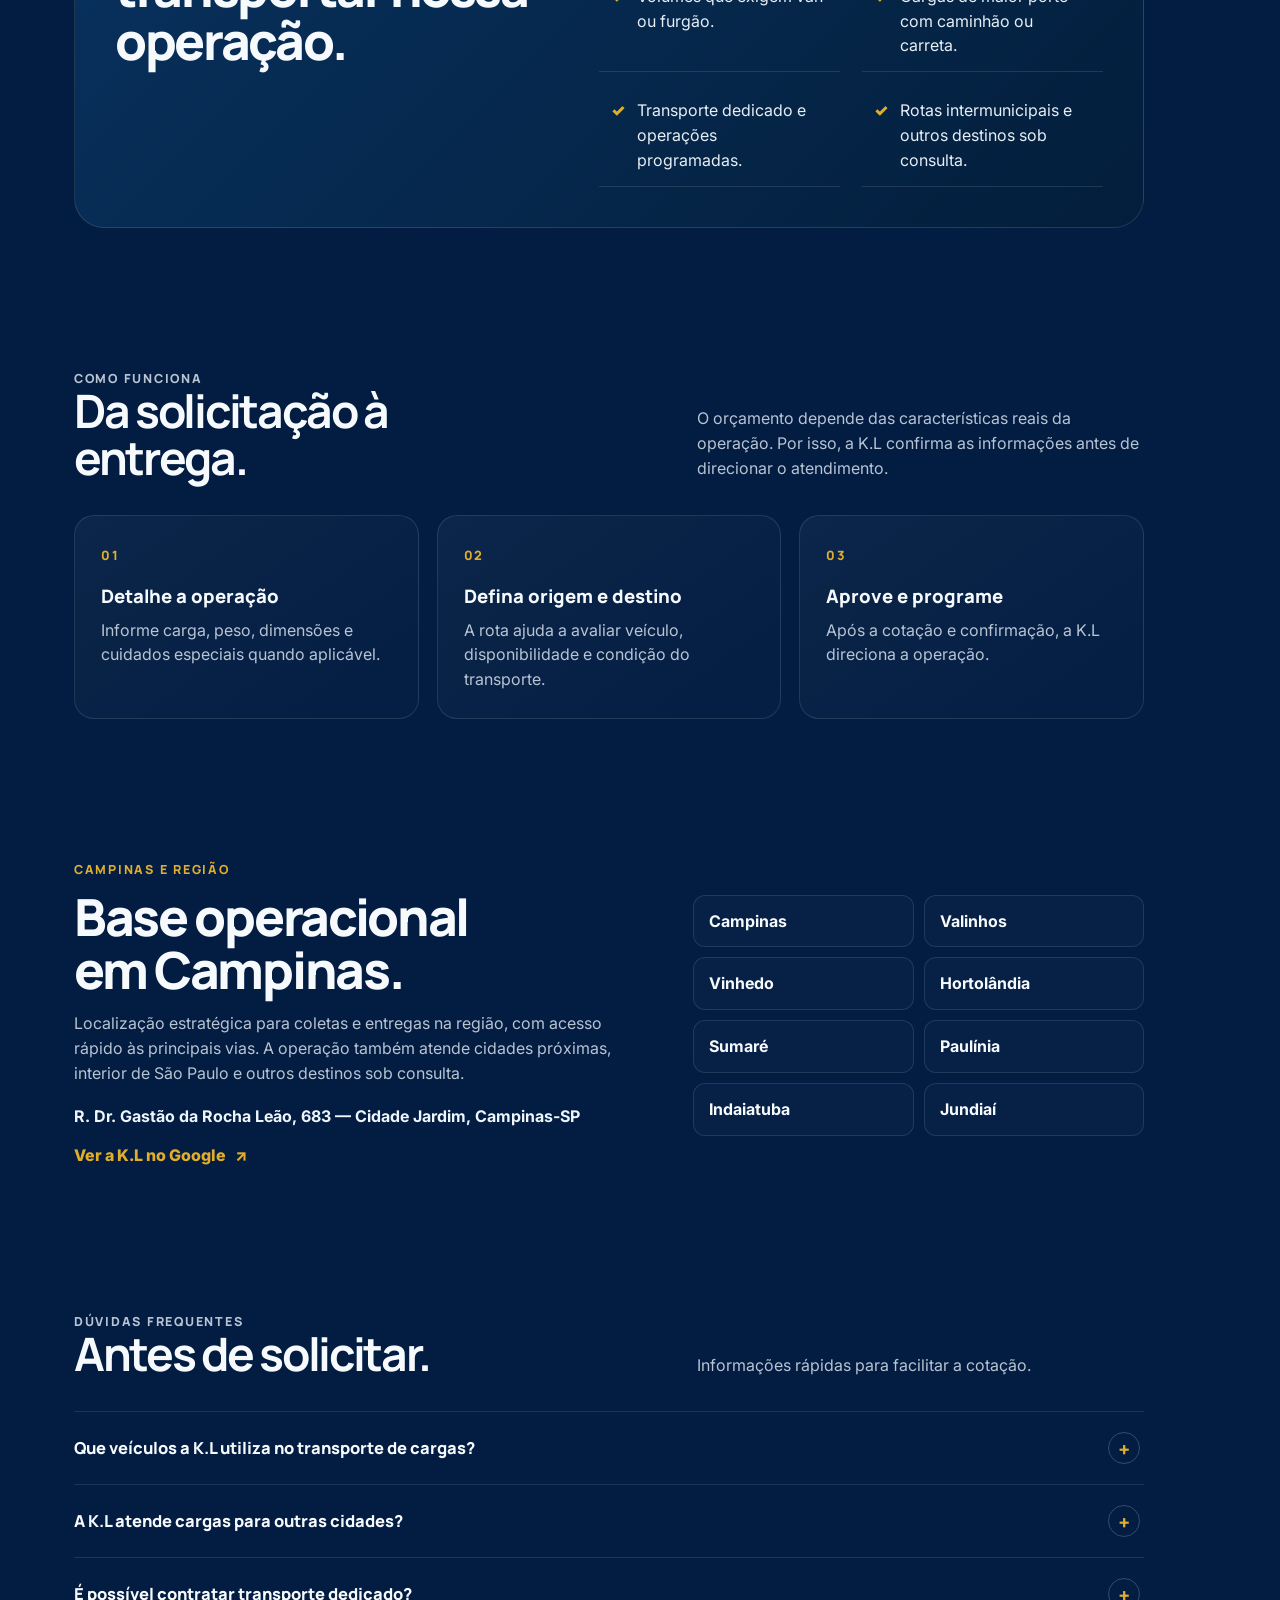
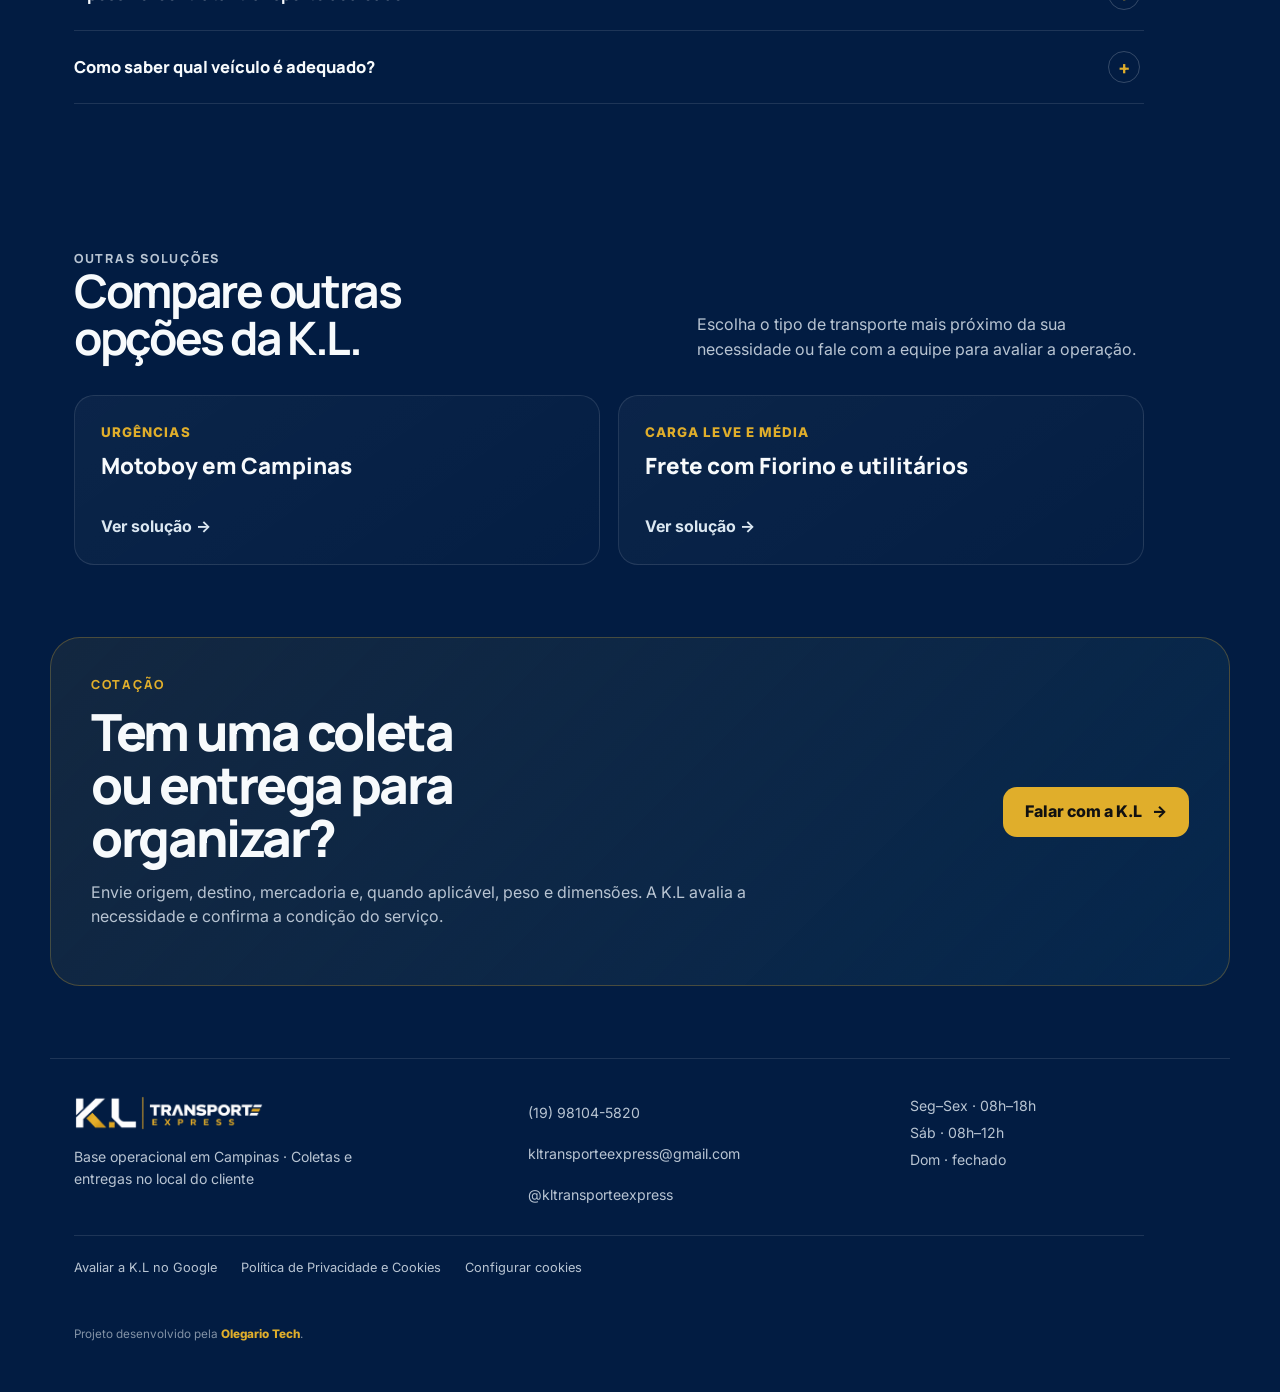
<file: transporte-cargas-campinas.html>
<!doctype html>
<html lang="pt-BR">
<head>
  <meta charset="utf-8" />
  <meta name="viewport" content="width=device-width, initial-scale=1, viewport-fit=cover" />
  <meta name="description" content="Transporte de cargas em Campinas com utilitários, vans, furgões, caminhões e carretas, conforme a necessidade da operação e rota." />
  <meta name="theme-color" content="#032A63" />
  <link rel="canonical" href="https://kltransporteexpress.com.br/transporte-cargas-campinas.html" />
  <meta property="og:type" content="website" />
  <meta property="og:locale" content="pt_BR" />
  <meta property="og:site_name" content="K.L Transporte Express" />
  <meta property="og:title" content="Transporte de cargas em Campinas | K.L Transporte Express" />
  <meta property="og:description" content="Transporte de cargas em Campinas com utilitários, vans, furgões, caminhões e carretas, conforme a necessidade da operação e rota." />
  <meta property="og:url" content="https://kltransporteexpress.com.br/transporte-cargas-campinas.html" />
  <meta property="og:image" content="https://kltransporteexpress.com.br/assets/images/frota/identidade-oficial/08_kl_caminhao_container_logo_oficial.png" />
  <meta property="og:image:alt" content="Caminhão da K.L Transporte Express em operação de transporte de carga" />
  <meta name="twitter:card" content="summary_large_image" />
  <meta name="twitter:title" content="Transporte de cargas em Campinas | K.L Transporte Express" />
  <meta name="twitter:description" content="Transporte de cargas em Campinas com utilitários, vans, furgões, caminhões e carretas, conforme a necessidade da operação e rota." />
  <meta name="twitter:image" content="https://kltransporteexpress.com.br/assets/images/frota/identidade-oficial/08_kl_caminhao_container_logo_oficial.png" />
  <title>Transporte de cargas em Campinas | K.L Transporte Express</title>
  <link rel="preconnect" href="https://fonts.googleapis.com">
  <link rel="preconnect" href="https://fonts.gstatic.com" crossorigin>
  <link href="https://fonts.googleapis.com/css2?family=Inter:wght@400;500;600;700;800&family=Manrope:wght@600;700;800&display=swap" rel="stylesheet">
  <script>document.documentElement.classList.add('js-motion','js-nav');</script>
  <link rel="stylesheet" href="assets/css/styles.css?v=20260928-seo1" />
  <link rel="icon" type="image/png" sizes="32x32" href="assets/images/branding/identidade-oficial/14_kl_favicon_32.png" />
  <script type="application/ld+json">{"@context":"https://schema.org","@type":"Service","name":"Transporte de cargas em Campinas","provider":{"@type":"LocalBusiness","name":"K.L Transporte Express","url":"https://kltransporteexpress.com.br/","telephone":"+55 19 98104-5820"},"areaServed":{"@type":"City","name":"Campinas"},"description":"Transporte de cargas em Campinas com utilitários, vans, furgões, caminhões e carretas, conforme a necessidade da operação e rota.","url":"https://kltransporteexpress.com.br/transporte-cargas-campinas.html"}</script>
  <script type="application/ld+json">{"@context":"https://schema.org","@type":"BreadcrumbList","itemListElement":[{"@type":"ListItem","position":1,"name":"Início","item":"https://kltransporteexpress.com.br/"},{"@type":"ListItem","position":2,"name":"Transporte de cargas em Campinas","item":"https://kltransporteexpress.com.br/transporte-cargas-campinas.html"}]}</script>
  <script type="application/ld+json">{"@context":"https://schema.org","@type":"FAQPage","mainEntity":[{"@type":"Question","name":"Que veículos a K.L utiliza no transporte de cargas?","acceptedAnswer":{"@type":"Answer","text":"A operação pode envolver utilitários, Fiorino, picape, van, furgão, caminhão ou carreta, conforme a necessidade do transporte."}},{"@type":"Question","name":"A K.L atende cargas para outras cidades?","acceptedAnswer":{"@type":"Answer","text":"Sim. Além de Campinas e região, a K.L realiza rotas intermunicipais e outros destinos sob consulta."}},{"@type":"Question","name":"É possível contratar transporte dedicado?","acceptedAnswer":{"@type":"Answer","text":"Sim. A K.L atende transporte dedicado, com veículo direcionado à coleta e entrega contratada, conforme necessidade e disponibilidade."}},{"@type":"Question","name":"Como saber qual veículo é adequado?","acceptedAnswer":{"@type":"Answer","text":"A K.L avalia tipo de mercadoria, peso, dimensões, origem, destino e características da operação antes de confirmar a solução."}}]}</script>
</head>
<body>

  <a class="skip-link" href="#conteudo">Pular para o conteúdo</a>
  <header class="site-header" data-header>
    <a class="brand" href="index.html" aria-label="K.L Transporte Express - início">
      <span class="brand-mark">
        <img class="brand-logo" src="assets/images/branding/identidade-oficial/06_kl_logo_horizontal_web.png" alt="K.L Transporte Express" decoding="async" width="800" height="152" />
      </span>
    </a>

    <button class="menu-toggle" type="button" aria-expanded="false" aria-controls="main-nav" aria-label="Abrir menu de navegação"><span aria-hidden="true">☰</span><span class="sr-only">Menu</span></button>

    <nav class="nav" id="main-nav" aria-label="Navegação principal">
      <a href="index.html#servicos">Serviços</a>
      <a href="index.html#como-funciona">Como funciona</a>
      <a href="index.html#frota">Frota</a>
      <a href="index.html#empresas">Empresas</a>
      <a href="index.html#contato">Contato</a>
    </nav>

    <a class="button button-small header-cta" href="index.html#cotacao">Pedir orçamento</a>
  </header>

  
<main id="conteudo" tabindex="-1" class="seo-page">
  <section class="service-seo-hero" id="inicio">
    <div class="service-seo-copy reveal">
      <nav class="breadcrumb" aria-label="Navegação estrutural"><a href="index.html">Início</a><span aria-hidden="true">/</span><span>Transporte de cargas em Campinas</span></nav>
      <p class="section-kicker">TRANSPORTE DE CARGAS</p>
      <h1>Transporte de cargas em Campinas, da carga leve ao maior porte.</h1>
      <p class="service-seo-lead">A K.L atende operações com diferentes tipos de veículos, de utilitários e furgões a caminhões e carretas, conforme carga, rota, disponibilidade e necessidade do cliente.</p>
      <div class="hero-actions">
        <a class="button button-arrow" href="https://wa.me/5519981045820?text=Ol%C3%A1%2C%20K.L%20Transporte%20Express.%20Gostaria%20de%20solicitar%20uma%20cota%C3%A7%C3%A3o%20para%20transporte%20de%20cargas%20em%20Campinas." target="_blank" rel="noopener">Pedir cotação no WhatsApp <span aria-hidden="true">→</span></a>
        <a class="button button-ghost" href="index.html#cotacao">Preencher dados da cotação</a>
      </div>
      <div class="hero-meta"><span>Campinas</span><span>Região</span><span>Rotas sob consulta</span></div>
    </div>
    <figure class="service-seo-media reveal">
      <picture><img src="assets/images/frota/identidade-oficial/08_kl_caminhao_container_logo_oficial.png" alt="Caminhão da K.L Transporte Express em operação de transporte de carga" width="1448" height="1086" fetchpriority="high" decoding="async" /></picture>
    </figure>
  </section>

  <section class="section seo-benefits">
    <div class="section-heading reveal">
      <div><p class="section-kicker">QUANDO FAZ SENTIDO</p><h2>Veículo definido pela necessidade da carga.</h2></div>
      <p>A K.L avalia rota, tipo de carga, dimensões, peso e disponibilidade para direcionar o veículo adequado à operação.</p>
    </div>
    <div class="seo-card-grid reveal">
      <article><span>01</span><h3>Carga leve ou média</h3><p>Utilitários e furgões podem atender mercadorias, caixas, peças e equipamentos.</p></article><article><span>02</span><h3>Maior volume</h3><p>Van e furgão oferecem mais espaço para operações que exigem compartimento fechado.</p></article><article><span>03</span><h3>Grande porte</h3><p>Caminhão e carreta entram em operações maiores, conforme rota, carga e disponibilidade.</p></article>
    </div>
  </section>

  <section class="section seo-details">
    <div class="seo-detail-panel reveal">
      <div>
        <p class="section-kicker">ATENDIMENTO</p>
        <h2>O que a K.L pode transportar nessa operação.</h2>
      </div>
      <ul><li>Mercadorias e cargas comerciais.</li><li>Equipamentos e peças.</li><li>Volumes que exigem van ou furgão.</li><li>Cargas de maior porte com caminhão ou carreta.</li><li>Transporte dedicado e operações programadas.</li><li>Rotas intermunicipais e outros destinos sob consulta.</li></ul>
    </div>
  </section>

  <section class="section seo-process">
    <div class="section-heading reveal">
      <div><p class="section-kicker">COMO FUNCIONA</p><h2>Da solicitação à entrega.</h2></div>
      <p>O orçamento depende das características reais da operação. Por isso, a K.L confirma as informações antes de direcionar o atendimento.</p>
    </div>
    <div class="seo-steps reveal"><article><span>01</span><h3>Detalhe a operação</h3><p>Informe carga, peso, dimensões e cuidados especiais quando aplicável.</p></article><article><span>02</span><h3>Defina origem e destino</h3><p>A rota ajuda a avaliar veículo, disponibilidade e condição do transporte.</p></article><article><span>03</span><h3>Aprove e programe</h3><p>Após a cotação e confirmação, a K.L direciona a operação.</p></article></div>
  </section>

  <section class="section seo-local">
    <div class="seo-local-copy reveal">
      <p class="section-kicker">CAMPINAS E REGIÃO</p>
      <h2>Base operacional em Campinas.</h2>
      <p>Localização estratégica para coletas e entregas na região, com acesso rápido às principais vias. A operação também atende cidades próximas, interior de São Paulo e outros destinos sob consulta.</p>
      <address>R. Dr. Gastão da Rocha Leão, 683 — Cidade Jardim, Campinas-SP</address>
      <a class="text-cta" href="https://share.google/9a4rj9WYwvZVfCxs8" target="_blank" rel="noopener noreferrer" data-analytics-event="maps_click" data-analytics-location="seo_service_page">Ver a K.L no Google <span>↗</span></a>
    </div>
    <div class="seo-city-list reveal" aria-label="Algumas cidades atendidas">
      <span>Campinas</span><span>Valinhos</span><span>Vinhedo</span><span>Hortolândia</span><span>Sumaré</span><span>Paulínia</span><span>Indaiatuba</span><span>Jundiaí</span>
    </div>
  </section>

  <section class="section faq-section" aria-labelledby="faq-title">
    <div class="section-heading reveal"><div><p class="section-kicker">DÚVIDAS FREQUENTES</p><h2 id="faq-title">Antes de solicitar.</h2></div><p>Informações rápidas para facilitar a cotação.</p></div>
    <div class="faq-list reveal"><details><summary>Que veículos a K.L utiliza no transporte de cargas?</summary><p>A operação pode envolver utilitários, Fiorino, picape, van, furgão, caminhão ou carreta, conforme a necessidade do transporte.</p></details><details><summary>A K.L atende cargas para outras cidades?</summary><p>Sim. Além de Campinas e região, a K.L realiza rotas intermunicipais e outros destinos sob consulta.</p></details><details><summary>É possível contratar transporte dedicado?</summary><p>Sim. A K.L atende transporte dedicado, com veículo direcionado à coleta e entrega contratada, conforme necessidade e disponibilidade.</p></details><details><summary>Como saber qual veículo é adequado?</summary><p>A K.L avalia tipo de mercadoria, peso, dimensões, origem, destino e características da operação antes de confirmar a solução.</p></details></div>
  </section>

  <section class="section seo-related">
    <div class="section-heading reveal"><div><p class="section-kicker">OUTRAS SOLUÇÕES</p><h2>Compare outras opções da K.L.</h2></div><p>Escolha o tipo de transporte mais próximo da sua necessidade ou fale com a equipe para avaliar a operação.</p></div>
    <div class="seo-related-grid reveal"><a href="motoboy-campinas.html"><small>URGÊNCIAS</small><strong>Motoboy em Campinas</strong><span>Ver solução →</span></a><a href="frete-fiorino-campinas.html"><small>CARGA LEVE E MÉDIA</small><strong>Frete com Fiorino e utilitários</strong><span>Ver solução →</span></a></div>
  </section>

  <section class="section seo-final-cta reveal">
    <div><p class="section-kicker">COTAÇÃO</p><h2>Tem uma coleta ou entrega para organizar?</h2><p>Envie origem, destino, mercadoria e, quando aplicável, peso e dimensões. A K.L avalia a necessidade e confirma a condição do serviço.</p></div>
    <a class="button button-arrow" href="https://wa.me/5519981045820?text=Ol%C3%A1%2C%20K.L%20Transporte%20Express.%20Gostaria%20de%20solicitar%20uma%20cota%C3%A7%C3%A3o%20para%20transporte%20de%20cargas%20em%20Campinas." target="_blank" rel="noopener">Falar com a K.L <span aria-hidden="true">→</span></a>
  </section>
</main>
<footer class="site-footer" id="contato">
    <div class="footer-brand">
      <img class="footer-logo" src="assets/images/branding/identidade-oficial/06_kl_logo_horizontal_web.png" alt="K.L Transporte Express" loading="lazy" decoding="async" width="800" height="152" />
      <span>Base operacional em Campinas · Coletas e entregas no local do cliente</span>
    </div>
    <div>
      <a href="tel:+5519981045820">(19) 98104-5820</a>
      <a href="mailto:kltransporteexpress@gmail.com">kltransporteexpress@gmail.com</a>
      <a href="https://www.instagram.com/kltransporteexpress/" target="_blank" rel="noopener">@kltransporteexpress</a>
    </div>
    <div>
      <span>Seg–Sex · 08h–18h</span>
      <span>Sáb · 08h–12h</span>
      <span>Dom · fechado</span>
    </div>
    <nav class="footer-privacy" aria-label="Avaliação e privacidade">
      <a href="https://g.page/r/CQbD5_WnJjTnECE/review" target="_blank" rel="noopener noreferrer" aria-label="Avaliar a K.L no Google (abre em nova aba)" data-analytics-event="google_review_click" data-analytics-location="footer">Avaliar a K.L no Google</a>
      <a href="privacidade.html">Política de Privacidade e Cookies</a>
      <button type="button" data-cookie-preferences hidden>Configurar cookies</button>
    </nav>
    <small>Projeto desenvolvido pela <a href="https://olegariotech.com.br/" target="_blank" rel="noopener noreferrer">Olegario Tech</a>.</small>
  </footer>

  <a class="whatsapp-float" href="https://wa.me/5519981045820?text=Ol%C3%A1%2C%20K.L%20Transporte%20Express.%20Gostaria%20de%20solicitar%20uma%20cota%C3%A7%C3%A3o." target="_blank" rel="noopener" aria-label="Solicitar orçamento pelo WhatsApp">
    <svg viewBox="0 0 24 24" aria-hidden="true"><path d="M12 2a9.5 9.5 0 0 0-8.1 14.5L2.6 21l4.7-1.2A9.5 9.5 0 1 0 12 2Zm0 17.2a7.7 7.7 0 0 1-3.9-1.1l-.3-.2-2.8.7.8-2.7-.2-.3A7.7 7.7 0 1 1 12 19.2Zm4.2-5.8c-.2-.1-1.3-.6-1.5-.7-.2-.1-.4-.1-.5.1-.2.2-.6.7-.7.9-.1.2-.3.2-.5.1-1.4-.7-2.4-1.5-3.3-2.9-.2-.3 0-.4.1-.6l.4-.5c.1-.2.2-.3.3-.5.1-.2 0-.4 0-.5l-.7-1.7c-.2-.5-.4-.4-.6-.4h-.5c-.2 0-.5.1-.7.3-.3.3-1 1-1 2.4s1 2.8 1.2 3c.1.2 2 3.1 4.9 4.3.7.3 1.2.5 1.6.6.7.2 1.3.2 1.8.1.6-.1 1.8-.7 2-1.4.3-.7.3-1.3.2-1.4-.1-.1-.3-.2-.5-.3Z"/></svg>
    <span>Orçamento</span>
  </a>

  <a class="instagram-float" href="https://www.instagram.com/kltransporteexpress/" target="_blank" rel="noopener" aria-label="Abrir Instagram da K.L Transporte Express">
    <svg viewBox="0 0 24 24" aria-hidden="true"><rect x="3" y="3" width="18" height="18" rx="5"></rect><circle cx="12" cy="12" r="4"></circle><circle cx="17.4" cy="6.6" r="1" fill="currentColor" stroke="none"></circle></svg>
    <span>Instagram</span>
  </a>

  <section class="cookie-banner" id="cookie-banner" aria-labelledby="cookie-banner-title" hidden>
    <h2 id="cookie-banner-title">Cookies e privacidade</h2>
    <p>A K.L utiliza recursos essenciais para o funcionamento do site e, com sua autorização, poderá utilizar dados analíticos para entender como o site é utilizado e melhorar a experiência. <a href="privacidade.html">Saiba mais</a>.</p>
    <div class="cookie-actions">
      <button type="button" class="cookie-button" data-cookie-choice="granted">Aceitar analíticos</button>
      <button type="button" class="cookie-button" data-cookie-choice="denied">Recusar</button>
      <button type="button" class="cookie-button cookie-preferences-button" data-cookie-preferences>Preferências</button>
    </div>
  </section>

  <dialog class="cookie-dialog" id="cookie-preferences" aria-labelledby="cookie-dialog-title">
    <div class="cookie-dialog-heading">
      <h2 id="cookie-dialog-title">Preferências de cookies</h2>
      <button type="button" class="cookie-close" data-cookie-close aria-label="Fechar preferências de cookies" autofocus>×</button>
    </div>
    <p>Escolha se deseja permitir recursos analíticos. Você pode mudar sua decisão a qualquer momento.</p>
    <div class="cookie-category">
      <h3>Essenciais <span>Sempre ativos</span></h3>
      <p>Necessários para funcionamento básico, segurança e preferências do site.</p>
    </div>
    <div class="cookie-category">
      <label class="cookie-toggle" for="cookie-analytics"><span>Analíticos</span><input type="checkbox" id="cookie-analytics" aria-describedby="cookie-analytics-help" /></label>
      <p id="cookie-analytics-help">Desativados por padrão. Permitem utilizar Google Analytics 4 para compreender o uso do site e melhorar desempenho e experiência.</p>
    </div>
    <a class="cookie-policy-link" href="privacidade.html">Política de Privacidade e Cookies</a>
    <div class="cookie-dialog-actions">
      <button type="button" class="cookie-button" data-cookie-choice="granted">Aceitar analíticos</button>
      <button type="button" class="cookie-button" data-cookie-choice="denied">Recusar analíticos</button>
      <button type="button" class="cookie-button cookie-save" data-cookie-save>Salvar preferências</button>
    </div>
  </dialog>
  <p class="sr-only" id="cookie-status" role="status"></p>

  <noscript><style>.reveal{opacity:1!important;transform:none!important}.motion-strip{display:none}</style></noscript>
  <script src="assets/js/main.js?v=20260928-base1" onerror="document.documentElement.classList.remove('js-motion', 'js-nav')"></script>

</body>
</html>
</file>
<file: assets/css/styles.css>
:root {
  --bg: #021c42;
  --bg-2: #032a63;
  --surface: #082c52;
  --surface-2: #0b3a69;
  --surface-3: #041f3a;
  --text: #f7fafc;
  --muted: #b8c4d2;
  --muted-2: #8292a6;
  --line: rgba(255,255,255,.11);
  --line-strong: rgba(255,255,255,.2);
  --accent: #e0ae2b;
  --accent-2: #f2c94c;
  --route: #5dc8ff;
  --whatsapp: #25d366;
  --max: 1180px;
  --radius-lg: 30px;
  --radius-md: 20px;
  --radius-sm: 14px;
  --shadow: 0 24px 80px rgba(0,0,0,.3);
}

*{box-sizing:border-box}
html{scroll-behavior:smooth;-webkit-text-size-adjust:100%;text-size-adjust:100%;background:var(--bg)}
body{margin:0;background:var(--bg);color:var(--text);font-family:Inter,system-ui,-apple-system,BlinkMacSystemFont,"Segoe UI",sans-serif;line-height:1.55;overflow-x:hidden}
a{color:inherit;text-decoration:none}
img{display:block;max-width:100%}
button,input,textarea,select{font:inherit}
button,a{-webkit-tap-highlight-color:transparent}
button:focus-visible,a:focus-visible,input:focus-visible,textarea:focus-visible,select:focus-visible{outline:3px solid rgba(224,174,43,.42);outline-offset:3px}
section[id],footer[id]{scroll-margin-top:100px}

.site-header{position:sticky;top:0;z-index:60;display:grid;grid-template-columns:auto 1fr auto;align-items:center;gap:28px;min-height:96px;padding:8px max(24px,calc((100vw - var(--max))/2));background:rgba(2,28,66,.86);backdrop-filter:blur(18px);-webkit-backdrop-filter:blur(18px);border-bottom:1px solid var(--line);transition:min-height .25s ease,background .25s ease,box-shadow .25s ease}
.site-header.is-scrolled{min-height:80px;background:rgba(2,28,66,.96);box-shadow:0 14px 40px rgba(0,0,0,.18)}
.brand{display:flex;align-items:center;min-width:0}
.brand-mark{display:flex;align-items:center;justify-content:flex-start;width:290px;height:58px;overflow:visible}
.brand-logo{width:100%;height:100%;object-fit:contain;object-position:left center;filter:drop-shadow(0 6px 14px rgba(0,0,0,.22))}
.nav{display:flex;justify-content:center;align-items:center;gap:24px;font-size:.9rem;color:#dce6ef}
.nav a{position:relative;padding:10px 0;transition:color .2s ease}
.nav a::after{content:"";position:absolute;left:0;right:100%;bottom:4px;height:2px;background:var(--accent);transition:right .22s ease}
.nav a:hover{color:#fff}
.nav a:hover::after{right:0}

.button{display:inline-flex;justify-content:center;align-items:center;gap:10px;min-height:50px;padding:0 22px;border:0;border-radius:14px;background:var(--accent);color:#111;font-weight:800;cursor:pointer;transition:transform .2s ease,background .2s ease,box-shadow .2s ease,border-color .2s ease}
.button:hover{transform:translateY(-2px);background:var(--accent-2);box-shadow:0 16px 36px rgba(224,174,43,.14)}
.button-small{min-height:44px;padding:0 18px;font-size:.88rem;white-space:nowrap}
.button-ghost{background:transparent;color:var(--text);border:1px solid var(--line-strong)}
.button-ghost:hover{background:rgba(255,255,255,.06);border-color:rgba(224,174,43,.35);box-shadow:none}
.button-arrow span,.text-cta span,.button-submit span{transition:transform .2s ease}
.button-arrow:hover span,.text-cta:hover span,.button-submit:hover span{transform:translateX(4px)}

main{overflow:hidden}
.hero{position:relative;max-width:var(--max);margin:0 auto;min-height:680px;padding:68px 24px 82px;display:grid;grid-template-columns:.92fr 1.08fr;gap:56px;align-items:center}
.hero::before{content:"";position:absolute;left:24px;top:52px;width:92px;height:4px;background:linear-gradient(90deg,var(--accent),transparent);border-radius:999px;opacity:.95}
.hero-copy h1,.section h2,.heavy-copy h2,.quote-intro h2{font-family:Manrope,sans-serif;letter-spacing:-.05em;line-height:1.02;margin:0}
.hero-copy h1{font-size:clamp(3rem,5vw,4.85rem);max-width:11.2ch}
.hero-copy h1 span{color:var(--accent)}
.hero-copy>p{font-size:1.04rem;color:var(--muted);max-width:590px;margin:24px 0 0}
.hero-actions{display:flex;gap:12px;flex-wrap:wrap;margin:30px 0 24px}
.hero-meta{display:flex;flex-wrap:wrap;gap:0;color:#d8e2ec;font-size:.82rem;font-weight:700;letter-spacing:.02em}
.hero-meta span{display:inline-flex;align-items:center}
.hero-meta span:not(:last-child)::after{content:"•";color:var(--accent);margin:0 12px}

.hero-stage{position:relative;min-height:530px;isolation:isolate}
.hero-glow{position:absolute;inset:14% 5% 12% 14%;background:radial-gradient(circle at 50% 50%,rgba(56,189,248,.17),rgba(224,174,43,.09) 34%,transparent 68%);filter:blur(48px);z-index:-1}
.hero-main-card,.hero-mini-card{position:absolute;margin:0;overflow:hidden;border:1px solid var(--line-strong);background:var(--surface);box-shadow:var(--shadow);will-change:transform}
/* A carreta ancora a composição; os satélites preservam sua área central. */
.hero-main-card{inset:auto 0 0 auto;width:70%;height:76%;z-index:1;border-radius:30px}
.hero-main-card img{width:100%;height:100%;object-fit:contain;object-position:center 45%}
.hero-main-card::after,.hero-mini-card::after{content:"";position:absolute;inset:auto 0 0;height:42%;background:linear-gradient(transparent,rgba(3,9,17,.78));pointer-events:none}
.hero-main-card figcaption,.hero-mini-card figcaption{position:absolute;left:16px;right:12px;bottom:14px;z-index:2;font:800 .78rem/1.3 Manrope,sans-serif;letter-spacing:.04em;text-transform:uppercase;text-shadow:0 2px 8px rgba(0,0,0,.8)}
.hero-mini-card{width:33%;height:31%;z-index:2;border:4px solid var(--bg);border-radius:20px;box-shadow:0 16px 36px rgba(0,0,0,.28)}
.hero-mini-card img{width:100%;height:100%;object-fit:cover}
.hero-mini-moto{left:0;bottom:0;width:28%;height:35%}
.hero-mini-van{right:0;top:0}
.hero-mini-fiorino{left:0;top:0}

.motion-strip{position:relative;overflow:hidden;border-top:1px solid var(--line);border-bottom:1px solid var(--line);background:#052746}
.motion-track{display:flex;align-items:center;width:max-content;gap:24px;padding:15px 0;font:800 .78rem/1 Manrope,sans-serif;letter-spacing:.18em;color:#dbe6ee;text-transform:uppercase;animation:marquee 26s linear infinite}
.motion-track b{color:var(--accent);font-size:1rem}
@keyframes marquee{to{transform:translateX(-50%)}}

.section{max-width:var(--max);margin:0 auto;padding:92px 24px}
.section-heading{display:grid;grid-template-columns:minmax(0,.95fr) minmax(300px,.75fr);gap:56px;align-items:end;margin-bottom:44px}
.section h2,.heavy-copy h2,.quote-intro h2{font-size:clamp(2.45rem,4.2vw,4.3rem);max-width:12ch}
.section-heading p,.heavy-copy p,.business p,.quote-intro>p{color:var(--muted);margin:0;max-width:590px}

.route-section{padding-top:86px}
.route-visual{position:relative;padding:54px 36px 34px;border:1px solid var(--line);border-radius:var(--radius-lg);background:linear-gradient(145deg,rgba(255,255,255,.035),rgba(255,255,255,.008));overflow:hidden}
.route-line{position:absolute;left:28px;right:28px;top:56px;width:calc(100% - 56px);height:120px;overflow:visible}
.route-line path{fill:none;stroke-linecap:round}
.route-base{stroke:rgba(255,255,255,.1);stroke-width:3}
.route-progress{stroke:var(--accent);stroke-width:4;filter:drop-shadow(0 0 10px rgba(224,174,43,.2));stroke-dasharray:1100;stroke-dashoffset:1100;transition:stroke-dashoffset 1.5s cubic-bezier(.22,.75,.18,1)}
.route-visual.is-visible .route-progress{stroke-dashoffset:0}
.route-steps{position:relative;z-index:2;display:grid;grid-template-columns:repeat(4,1fr);gap:28px;padding-top:60px}
.route-steps article{position:relative;padding-top:34px}
.route-steps article::before{content:"";position:absolute;top:0;left:0;width:15px;height:15px;border-radius:50%;background:var(--accent);border:4px solid var(--bg);box-shadow:0 0 0 3px rgba(224,174,43,.22)}
.route-steps span{display:block;color:var(--accent);font-size:.74rem;font-weight:800;letter-spacing:.12em;margin-bottom:9px}
.route-steps strong{display:block;font:800 1.08rem/1.1 Manrope,sans-serif;margin-bottom:8px}
.route-steps p{margin:0;color:var(--muted);font-size:.9rem;line-height:1.45}

.vehicle-selector{border-top:1px solid var(--line);border-bottom:1px solid var(--line)}
.vehicle-tabs{display:grid;grid-template-columns:repeat(4,1fr);border-bottom:1px solid var(--line)}
.vehicle-tab{position:relative;min-height:72px;padding:0 16px;border:0;border-right:1px solid var(--line);background:transparent;color:var(--muted);font-weight:800;cursor:pointer;transition:color .2s ease,background .2s ease}
.vehicle-tab:last-child{border-right:0}
.vehicle-tab::after{content:"";position:absolute;left:18%;right:82%;bottom:-1px;height:3px;background:var(--accent);transition:right .25s ease,left .25s ease}
.vehicle-tab.is-active{color:var(--text);background:rgba(255,255,255,.025)}
.vehicle-tab.is-active::after{left:18%;right:18%}
.vehicle-panel{display:grid;grid-template-columns:.8fr 1.2fr;min-height:470px;animation:panelIn .34s ease both}
.vehicle-panel[hidden]{display:none}
@keyframes panelIn{from{opacity:0;transform:translateY(8px)}to{opacity:1;transform:none}}
.vehicle-copy{display:flex;flex-direction:column;justify-content:center;padding:52px 44px 52px 8px}
.vehicle-index{color:var(--accent);font-weight:800;font-size:.75rem;letter-spacing:.14em;margin-bottom:18px}
.vehicle-copy h3{font:800 clamp(2rem,3.2vw,3.25rem)/1.04 Manrope,sans-serif;letter-spacing:-.04em;margin:0 0 18px}
.vehicle-copy p{color:var(--muted);margin:0 0 24px;max-width:500px}
.vehicle-copy ul{display:grid;gap:10px;list-style:none;padding:0;margin:0 0 28px;color:#dce6ef;font-size:.92rem}
.vehicle-copy li{position:relative;padding-left:18px}
.vehicle-copy li::before{content:"";position:absolute;left:0;top:.63em;width:6px;height:6px;border-radius:50%;background:var(--accent)}
.text-cta{display:inline-flex;align-items:center;gap:9px;width:max-content;font-weight:800;color:var(--accent)}
.vehicle-panel figure{margin:0;min-height:470px;overflow:hidden}
.vehicle-panel figure img{width:100%;height:100%;object-fit:cover;transition:transform .7s cubic-bezier(.2,.75,.2,1)}
.vehicle-panel:hover figure img{transform:scale(1.025)}

.heavy-showcase{position:relative;padding:110px 24px;background:linear-gradient(180deg,#031f3d,#06345f 54%,#031f3d);border-top:1px solid var(--line);border-bottom:1px solid var(--line)}
.heavy-wrap{max-width:var(--max);margin:0 auto;display:grid;grid-template-columns:.68fr 1.32fr;gap:54px;align-items:start}
.heavy-copy{position:sticky;top:120px;padding-top:16px}
.heavy-copy h2{max-width:10.5ch}
.heavy-copy p{margin:22px 0 28px}
.heavy-gallery{display:grid;grid-template-columns:1.05fr .95fr;gap:16px}
.heavy-gallery figure{position:relative;margin:0;height:270px;overflow:hidden;border-radius:22px;border:1px solid var(--line);background:var(--surface)}
.heavy-gallery .heavy-feature{grid-column:1/-1;height:420px}
.heavy-gallery img{width:100%;height:100%;object-fit:cover;transition:transform .6s ease}
.heavy-gallery figure:hover img{transform:scale(1.025)}
.heavy-gallery figure::after{content:"";position:absolute;inset:auto 0 0;height:42%;background:linear-gradient(transparent,rgba(3,9,17,.78))}
.heavy-gallery figcaption{position:absolute;left:18px;bottom:16px;z-index:2;font:700 .8rem/1 Manrope,sans-serif;letter-spacing:.05em;text-transform:uppercase}

.proof-grid{display:grid;grid-template-columns:1.2fr .9fr .9fr;gap:16px}
.proof-grid figure{position:relative;margin:0;height:350px;overflow:hidden;border-radius:22px;border:1px solid var(--line);background:var(--surface)}
.proof-grid img{width:100%;height:100%;object-fit:cover;transition:transform .55s ease}
.proof-grid figure:hover img{transform:scale(1.025)}
.proof-grid figure::after{content:"";position:absolute;inset:auto 0 0;height:46%;background:linear-gradient(transparent,rgba(3,9,17,.86))}
.proof-grid figcaption{position:absolute;left:18px;right:18px;bottom:16px;z-index:2;display:flex;flex-direction:column;gap:4px}
.proof-grid figcaption strong{font:800 1rem/1 Manrope,sans-serif}
.proof-grid figcaption span{font-size:.82rem;color:#d5e0ea}

.business{display:flex;align-items:center;justify-content:space-between;gap:50px;background:linear-gradient(135deg,#0a3c6c,#072b4d);border:1px solid rgba(56,189,248,.22);border-radius:var(--radius-lg);margin-top:20px;margin-bottom:20px;padding-top:68px;padding-bottom:68px;box-shadow:0 20px 60px rgba(0,0,0,.16)}
.business h2{font:800 clamp(2.25rem,4vw,4rem)/1.03 Manrope,sans-serif;letter-spacing:-.045em;margin:0;max-width:14ch}
.business p{margin-top:16px;max-width:620px}
.business .button{flex:0 0 auto}

.quote{display:grid;grid-template-columns:.72fr 1.28fr;gap:64px;align-items:start}
.quote-intro{position:sticky;top:120px}
.quote-intro>p{margin-top:18px}
.quote-direct{display:flex;flex-direction:column;gap:6px;margin-top:30px;padding-top:24px;border-top:1px solid var(--line);color:var(--muted);font-size:.9rem}
.quote-direct a{width:max-content;color:var(--accent);font:800 1.1rem/1 Manrope,sans-serif}
.quote-form{background:var(--surface);border:1px solid var(--line);border-radius:26px;padding:26px;display:grid;gap:16px;box-shadow:0 26px 80px rgba(0,0,0,.18)}
.quote-form label{display:grid;gap:7px;font-size:.84rem;font-weight:700;color:#dbe6ef}
.quote-form input,.quote-form textarea,.quote-form select{width:100%;border:1px solid var(--line);background:#042744;color:var(--text);border-radius:13px;padding:13px 15px;outline:none;min-height:51px;transition:border-color .2s ease,box-shadow .2s ease}
.quote-form textarea{min-height:105px;resize:vertical}
.quote-form select{appearance:none;background-image:linear-gradient(45deg,transparent 50%,var(--muted) 50%),linear-gradient(135deg,var(--muted) 50%,transparent 50%);background-position:calc(100% - 18px) calc(50% - 2px),calc(100% - 12px) calc(50% - 2px);background-size:6px 6px,6px 6px;background-repeat:no-repeat}
.quote-form input:focus,.quote-form textarea:focus,.quote-form select:focus{border-color:rgba(224,174,43,.7);box-shadow:0 0 0 3px rgba(224,174,43,.1)}
.form-row{display:grid;grid-template-columns:1fr 1fr;gap:14px}
.button-submit{width:100%;margin-top:3px}

.site-footer{max-width:var(--max);margin:0 auto;padding:48px 24px 96px;border-top:1px solid var(--line);display:grid;grid-template-columns:1.1fr 1fr 1fr;gap:32px;color:var(--muted)}
.site-footer div{display:flex;flex-direction:column;gap:5px}
.footer-brand .footer-logo{width:260px;max-width:100%;height:auto;margin-bottom:10px}
.site-footer strong{color:var(--text);font-family:Manrope,sans-serif}
.site-footer a:hover{color:var(--accent)}
.site-footer small{grid-column:1/-1;margin-top:18px;color:var(--muted-2)}

.whatsapp-float{position:fixed;right:max(16px,env(safe-area-inset-right,0px));bottom:calc(16px + env(safe-area-inset-bottom,0px));z-index:50;display:inline-flex;align-items:center;gap:9px;padding:12px 17px;border-radius:999px;background:var(--whatsapp);color:#06150c;font-weight:800;box-shadow:0 18px 45px rgba(0,0,0,.38);transition:transform .2s ease,box-shadow .2s ease}
.whatsapp-float:hover{transform:translateY(-2px);box-shadow:0 22px 55px rgba(0,0,0,.44)}
.whatsapp-float svg{width:21px;height:21px;fill:currentColor}

.reveal{opacity:0;transform:translateY(24px);transition:opacity .7s ease,transform .7s cubic-bezier(.2,.75,.2,1)}
.reveal.is-visible{opacity:1;transform:none}

@media(max-width:1160px){
  .site-header{gap:18px}.brand-mark{width:250px;height:54px}.nav{gap:17px;font-size:.85rem}
  .hero{gap:42px;min-height:640px}.hero-copy h1{font-size:clamp(2.85rem,4.7vw,4.35rem)}
  .section{padding-top:82px;padding-bottom:82px}.section-heading{gap:42px}
  .heavy-wrap{gap:42px}.heavy-gallery .heavy-feature{height:390px}.heavy-gallery figure{height:250px}
}

@media(max-width:980px){
  .site-header{grid-template-columns:1fr auto;min-height:86px}.nav{display:none}.brand-mark{width:220px;height:52px}.header-cta{display:inline-flex}
  .hero{grid-template-columns:1fr;min-height:auto;padding-top:52px;gap:34px}.hero-copy{max-width:760px}.hero-copy h1{max-width:13ch}.hero-stage{min-height:520px;max-width:760px}
  .services-grid{grid-template-columns:1fr 1fr}.split,.quote{grid-template-columns:1fr;gap:36px}
  .section-heading{grid-template-columns:1fr;gap:16px}.section-heading p{max-width:720px}
  .route-line{display:none}.route-visual{padding:26px}.route-steps{padding-top:0;grid-template-columns:1fr 1fr;gap:0}.route-steps article{padding:26px 20px;border-bottom:1px solid var(--line)}.route-steps article:nth-child(odd){border-right:1px solid var(--line)}.route-steps article:nth-last-child(-n+2){border-bottom:0}
  .vehicle-panel{grid-template-columns:1fr;min-height:0}.vehicle-copy{padding:42px 18px 32px}.vehicle-panel figure{min-height:0;height:420px}
  .heavy-wrap{grid-template-columns:1fr}.heavy-copy{position:static;max-width:760px}.heavy-gallery{max-width:900px}.heavy-gallery .heavy-feature{height:430px}
  .proof-grid{grid-template-columns:1fr 1fr}.proof-grid .proof-large{grid-column:1/-1;height:420px}
  .business{align-items:flex-start;flex-direction:column;gap:28px}
  .quote{grid-template-columns:1fr;gap:36px}.quote-intro{position:static;max-width:760px}
  .site-footer{grid-template-columns:1fr 1fr}
}

@media(max-width:700px){
  section[id],footer[id]{scroll-margin-top:82px}
  .site-header{min-height:78px;padding:6px 16px}.site-header.is-scrolled{min-height:72px}.brand-mark{width:176px;height:46px}.header-cta{min-height:40px;padding:0 13px;font-size:.8rem}
  .hero{padding:54px 18px 62px}.hero::before{left:18px;top:38px;width:66px}.hero-copy h1{font-size:clamp(2.5rem,11vw,3.45rem)}.hero-copy>p{font-size:.97rem;margin-top:18px}.hero-actions{margin:24px 0 20px}.hero-actions .button{flex:1 1 100%;width:100%}.hero-meta{font-size:.76rem}.hero-meta span:not(:last-child)::after{margin:0 8px}
  /* No mobile, uma grade elimina sobreposição e mantém as quatro legendas livres. */
  .hero-stage{min-height:0;display:grid;grid-template-columns:repeat(10,minmax(0,1fr));gap:10px;align-items:start}
  .hero-main-card,.hero-mini-card{position:relative;inset:auto;width:100%;height:auto;min-width:0;transform:none!important}
  .hero-main-card{grid-column:4/-1;grid-row:2;aspect-ratio:1;border-radius:22px}
  .hero-mini-card{aspect-ratio:4/3;border:1px solid var(--line-strong);border-radius:16px}
  .hero-mini-fiorino{grid-column:1/6;grid-row:1}.hero-mini-van{grid-column:6/-1;grid-row:1}.hero-mini-moto{grid-column:1/4;grid-row:2;align-self:end;aspect-ratio:3/5}
  .hero-main-card figcaption,.hero-mini-card figcaption{left:12px;right:10px;bottom:11px;font-size:.72rem}
  .hero-main-card figcaption{font-size:.78rem}.hero-mini-moto figcaption{left:7px;right:5px;font-size:.65rem;letter-spacing:.02em}
  .motion-track{padding:13px 0;gap:18px;font-size:.7rem}
  .section{padding:66px 18px}.section h2,.heavy-copy h2,.quote-intro h2{font-size:clamp(2.15rem,9.7vw,3.1rem);max-width:13ch}.section-heading{margin-bottom:30px}
  .route-visual{padding:0;border-radius:22px}.route-steps{grid-template-columns:1fr}.route-steps article,.route-steps article:nth-child(odd){border-right:0;border-bottom:1px solid var(--line);padding:24px}.route-steps article:last-child{border-bottom:0}
  .vehicle-selector{margin:0 -18px}.vehicle-tabs{display:flex;overflow-x:auto;scroll-snap-type:x mandatory;-webkit-overflow-scrolling:touch;scrollbar-width:none}.vehicle-tabs::-webkit-scrollbar{display:none}.vehicle-tab{flex:0 0 auto;min-width:150px;min-height:64px;scroll-snap-align:start}.vehicle-panel{padding:0 18px}.vehicle-copy{padding:34px 0 26px}.vehicle-copy h3{font-size:2rem}.vehicle-panel figure{height:310px;border-radius:18px;overflow:hidden;margin-bottom:18px}.vehicle-panel figure img{border-radius:18px}
  .heavy-showcase{padding:74px 18px}.heavy-gallery{grid-template-columns:1fr}.heavy-gallery .heavy-feature,.heavy-gallery figure{grid-column:auto;height:300px}.heavy-gallery figure:nth-child(n+3){height:240px}
  .proof-grid{grid-template-columns:1fr}.proof-grid .proof-large,.proof-grid figure{grid-column:auto;height:290px}
  .business{border-radius:22px;margin-left:18px;margin-right:18px;padding:46px 22px}.business .button{width:100%}
  .quote-form{padding:18px;border-radius:20px}.quote-form input,.quote-form textarea,.quote-form select{font-size:16px}.form-row{grid-template-columns:1fr}
  .site-footer{grid-template-columns:1fr;padding:40px 18px 100px;gap:20px}
  .whatsapp-float{right:max(12px,env(safe-area-inset-right,0px));bottom:calc(12px + env(safe-area-inset-bottom,0px));padding:11px 14px}.whatsapp-float span{font-size:.84rem}
}

@media(max-width:430px){
  .brand-mark{width:150px;height:42px}.header-cta{font-size:.74rem;padding:0 11px}
  .hero-copy h1{font-size:clamp(2.3rem,10.7vw,3rem)}
  .vehicle-tab{min-width:138px;font-size:.84rem}.vehicle-panel figure{height:270px}
  .heavy-gallery .heavy-feature,.heavy-gallery figure{height:270px}.heavy-gallery figure:nth-child(n+3){height:220px}
}

@media(hover:none){
  .button:hover,.whatsapp-float:hover{transform:none;box-shadow:initial}.vehicle-panel:hover figure img,.heavy-gallery figure:hover img,.proof-grid figure:hover img{transform:none}
}

@media(prefers-reduced-motion:reduce){
  html{scroll-behavior:auto}.motion-track{animation:none}.reveal{opacity:1;transform:none;transition:none}.route-progress{stroke-dashoffset:0;transition:none}.hero-main-card,.hero-mini-card{transform:none!important}.button,.text-cta span,.button-arrow span,.button-submit span,.vehicle-panel figure img,.heavy-gallery img,.proof-grid img{transition:none!important}
}



/* Estilos existentes consolidados do HTML e do runtime. */
    /* Conteúdo visível por padrão. O motion só entra quando o JavaScript está ativo. */
    .reveal{opacity:1;transform:none}
    html.js-motion .reveal{opacity:0;transform:translateY(24px)}
    html.js-motion .reveal.is-visible{opacity:1;transform:none}

    /* Atalhos comerciais: principais soluções visíveis sem depender das abas. */
    .quick-services{padding-top:clamp(42px,6vw,78px);padding-bottom:clamp(42px,6vw,72px)}
    .quick-service-grid{display:grid;grid-template-columns:repeat(4,minmax(0,1fr));gap:16px;margin-top:28px}
    .quick-service-card{display:flex;flex-direction:column;min-width:0;overflow:hidden;border:1px solid var(--line);border-radius:24px;background:var(--surface);color:inherit;text-decoration:none;box-shadow:0 18px 48px rgba(0,0,0,.16);transition:transform .22s ease,border-color .22s ease,box-shadow .22s ease}
    .quick-service-card:hover,.quick-service-card:focus-visible{transform:translateY(-4px);border-color:rgba(255,184,0,.65);box-shadow:0 22px 56px rgba(0,0,0,.26)}
    .quick-service-card.is-priority{border-color:rgba(255,184,0,.38)}
    .quick-service-media{height:190px;background:#071421;overflow:hidden}
    .quick-service-media img{width:100%;height:100%;object-fit:cover;display:block}
    .quick-service-body{display:flex;flex-direction:column;gap:8px;flex:1;padding:18px}
    .quick-service-body small{color:var(--accent);font-size:.72rem;font-weight:800;letter-spacing:.08em;text-transform:uppercase}
    .quick-service-body strong{font-family:Manrope,Inter,sans-serif;font-size:1.2rem;line-height:1.12;color:var(--text)}
    .quick-service-body p{margin:0;color:var(--muted);font-size:.91rem;line-height:1.5}
    .quick-service-cta{margin-top:auto;padding-top:8px;color:var(--accent);font-weight:800;font-size:.88rem}
    @media(max-width:980px){.quick-service-grid{grid-template-columns:1fr 1fr}.quick-service-media{height:210px}}
    @media(max-width:560px){.quick-service-grid{grid-template-columns:1fr}.quick-service-media{height:220px}}

      /* CTAs flutuantes: compactos por padrão, expandem somente com hover real. */
      .whatsapp-float,
      .instagram-float {
        position: fixed ;
        right: max(16px, env(safe-area-inset-right, 0px)) ;
        z-index: 50 ;
        width: 52px ;
        height: 52px ;
        min-width: 52px ;
        min-height: 52px ;
        display: inline-flex ;
        align-items: center ;
        justify-content: flex-start ;
        gap: 10px ;
        padding: 0 15px ;
        overflow: hidden ;
        white-space: nowrap ;
        border-radius: 999px ;
        box-shadow: 0 16px 38px rgba(0,0,0,.30) ;
        transition: width .26s ease, transform .2s ease, box-shadow .2s ease, filter .2s ease ;
        box-sizing: border-box ;
      }

      .whatsapp-float {
        bottom: calc(16px + env(safe-area-inset-bottom, 0px)) ;
      }

      .instagram-float {
        bottom: calc(80px + env(safe-area-inset-bottom, 0px)) ;
        border: 1px solid rgba(255,255,255,.16) ;
        background: linear-gradient(135deg, #833ab4 0%, #fd1d1d 55%, #fcb045 100%) ;
        color: #fff ;
        font-weight: 800 ;
      }

      .whatsapp-float svg,
      .instagram-float svg {
        width: 22px ;
        height: 22px ;
        min-width: 22px ;
        flex: 0 0 22px ;
      }

      .instagram-float svg {
        fill: none;
        stroke: currentColor;
        stroke-width: 1.9;
      }

      .whatsapp-float span,
      .instagram-float span {
        opacity: 0;
        transform: translateX(8px);
        pointer-events: none;
        font-size: .88rem ;
        font-weight: 800 ;
        transition: opacity .16s ease, transform .2s ease;
      }

      @media (hover: hover) and (pointer: fine) {
        .whatsapp-float:hover,
        .whatsapp-float:focus-visible {
          width: 158px ;
          transform: translateX(-3px);
          box-shadow: 0 20px 48px rgba(0,0,0,.36) ;
        }

        .instagram-float:hover,
        .instagram-float:focus-visible {
          width: 148px ;
          transform: translateX(-3px);
          box-shadow: 0 20px 48px rgba(0,0,0,.38) ;
          filter: brightness(1.04);
        }

        .whatsapp-float:hover span,
        .whatsapp-float:focus-visible span,
        .instagram-float:hover span,
        .instagram-float:focus-visible span {
          opacity: 1;
          transform: translateX(0);
        }
      }

      /* Crédito da OT. */
      .site-footer small a {
        color: var(--accent);
        font-weight: 800;
        text-decoration: none;
      }
      .site-footer small a:hover,
      .site-footer small a:focus-visible {
        color: var(--accent-2);
        text-decoration: underline;
        text-underline-offset: 3px;
      }

      /* Hierarquia um pouco mais compacta para reduzir rolagem desnecessária. */
      .section h2,
      .heavy-copy h2,
      .quote-intro h2 {
        font-size: clamp(2.2rem, 3.6vw, 3.7rem) ;
        max-width: 15ch ;
      }

      /* Painel de serviços estável no desktop: a imagem não dita a altura da seção. */
      @media (min-width: 981px) {
        .vehicle-panel {
          height: 460px ;
          min-height: 460px ;
        }
        .vehicle-panel figure {
          height: 460px ;
          min-height: 0 ;
          background: #071421;
        }
        .vehicle-panel figure img {
          width: 100% ;
          height: 100% ;
          object-fit: contain ;
        }
      }

      /* Tablet/mobile: preserva as artes e mantém altura previsível. */
      @media (max-width: 980px) {
        .vehicle-panel {
          height: auto ;
          min-height: 0 ;
        }
        .vehicle-panel figure {
          height: auto ;
          min-height: 0 ;
          aspect-ratio: 16 / 10;
          background: #071421;
        }
        .vehicle-panel figure img {
          width: 100% ;
          height: 100% ;
          object-fit: contain ;
        }
        .proof-grid .proof-large {
          height: auto ;
        }
        .proof-grid .proof-large img {
          height: auto ;
          object-fit: contain ;
        }
      }

      .field-required {
        color: var(--accent);
        font-weight: 800;
      }
      .field-optional {
        color: #a9b8ca;
        font-size: .76rem;
        font-weight: 600;
      }
      .form-help {
        display: block;
        color: var(--muted);
        font-size: .78rem;
        line-height: 1.4;
        margin-top: -2px;
      }

      @media (max-width: 700px), (hover: none), (pointer: coarse) {
        .whatsapp-float,
        .instagram-float {
          right: max(13px, env(safe-area-inset-right, 0px)) ;
          width: 48px ;
          height: 48px ;
          min-width: 48px ;
          min-height: 48px ;
          padding: 0 ;
          justify-content: center ;
          transform: none ;
        }

        .whatsapp-float {
          bottom: calc(13px + env(safe-area-inset-bottom, 0px)) ;
        }

        .instagram-float {
          bottom: calc(70px + env(safe-area-inset-bottom, 0px)) ;
        }

        .whatsapp-float span,
        .instagram-float span {
          display: none ;
        }

        /* As quatro categorias ficam visíveis sem depender de swipe escondido. */
        .vehicle-tabs {
          display: grid ;
          grid-template-columns: 1fr 1fr ;
          overflow: visible ;
          scroll-snap-type: none ;
        }
        .vehicle-tab {
          width: 100% ;
          min-width: 0 ;
          min-height: 58px ;
          padding: 8px 10px ;
          white-space: normal ;
          line-height: 1.2 ;
          border-right: 1px solid var(--line) ;
          border-bottom: 1px solid var(--line) ;
        }
        .vehicle-tab:nth-child(2n) {
          border-right: 0 ;
        }
        .vehicle-tab:nth-last-child(-n+2) {
          border-bottom: 0 ;
        }

        .proof-grid .proof-large,
        .proof-grid figure {
          height: auto ;
          min-height: 0 ;
        }
        .proof-grid figure::after {
          display: none ;
        }
        .proof-grid img {
          width: 100%;
          height: auto ;
          object-fit: contain ;
        }
        .proof-grid figcaption {
          position: static ;
          padding: 16px 18px 18px;
          background: var(--surface);
          gap: 6px;
        }
        .proof-grid figcaption strong {
          font-size: 1.08rem;
          line-height: 1.15;
        }
        .proof-grid figcaption span {
          font-size: .9rem;
          line-height: 1.4;
        }
      }

      @media (max-width: 430px) {
        .whatsapp-float,
        .instagram-float {
          width: 44px ;
          height: 44px ;
          min-width: 44px ;
          min-height: 44px ;
        }
        .instagram-float {
          bottom: calc(64px + env(safe-area-inset-bottom, 0px)) ;
        }
        .vehicle-panel figure {
          aspect-ratio: 4 / 3;
        }
      }

      @media (prefers-reduced-motion: reduce) {
        .vehicle-panel,
        .whatsapp-float,
        .instagram-float,
        .motion-track {
          animation: none ;
          transition: none ;
        }
        .reveal,
        html.js-motion .reveal,
        html.js-motion .reveal.is-visible {
          opacity: 1 ;
          transform: none ;
          transition: none ;
        }
      }


/* Refinamento final: marca, navegação, ritmo e área segura dos atalhos. */
picture{display:block}
.hero-stage picture,.quick-service-media picture,.vehicle-panel figure picture,.heavy-gallery picture,.proof-grid picture{width:100%;height:100%}
.sr-only{position:absolute;width:1px;height:1px;padding:0;margin:-1px;overflow:hidden;clip-path:inset(50%);white-space:nowrap;border:0}
.skip-link{position:fixed;left:16px;top:10px;z-index:100;transform:translateY(-160%);padding:12px 18px;background:var(--accent);color:#111;border-radius:10px;font-weight:800}
.skip-link:focus{transform:translateY(0)}
.site-header{min-height:86px;gap:24px}
.site-header.is-scrolled{min-height:76px}
.brand-mark{width:220px;height:48px}
.brand-logo{object-fit:contain;object-position:left center}
.menu-toggle{display:none;align-items:center;justify-content:center;width:44px;height:44px;padding:0;border:1px solid var(--line-strong);border-radius:12px;background:transparent;color:var(--text);font-size:1.35rem;cursor:pointer}
.section{padding-top:72px;padding-bottom:72px}
.route-section{padding-top:64px}
.section-heading{margin-bottom:34px}
.heavy-showcase{padding-top:80px;padding-bottom:80px}
.business{padding-top:48px;padding-bottom:48px}
.site-footer{grid-template-columns:1.2fr 1fr .65fr;align-items:start;gap:22px;padding:36px 24px 36px;font-size:.88rem}
.footer-brand .footer-logo{width:190px;height:auto;margin-bottom:10px}
.site-footer small{margin-top:0}
.site-footer a{display:inline-flex;align-items:center;min-height:36px;overflow-wrap:anywhere}
.site-footer small a{min-height:44px}
.footer-brand>span{max-width:36ch}
/* Os atalhos ficam fora da coluna de leitura, inclusive no formulário. */
@media(min-width:981px) and (max-width:1340px){
  .hero,.section,.site-footer{padding-left:24px;padding-right:86px}
  .heavy-showcase{padding-right:86px}
}
@media(max-width:1160px){
  .brand-mark{width:200px;height:46px}
  .site-header{gap:18px}
}
@media(max-width:980px){
  .site-header{grid-template-columns:minmax(0,1fr) auto auto;gap:12px;min-height:78px}
  .brand{grid-column:1;grid-row:1}
  .brand-mark{width:190px;height:44px}
  .menu-toggle{grid-column:2;grid-row:1}
  .header-cta{grid-column:3;grid-row:1;min-height:44px}
  .nav{grid-column:1/-1;grid-row:2;display:flex;flex-wrap:wrap;justify-content:flex-start;gap:4px 20px;padding:8px 0;border-top:1px solid var(--line);font-size:.9rem}
  .nav a{min-height:44px;display:flex;align-items:center;padding:8px 4px}
  .js-nav .menu-toggle{display:inline-flex}
  .js-nav .nav:not(.is-open){display:none}
  .section{padding-top:60px;padding-bottom:60px}
  .heavy-showcase{padding-top:64px;padding-bottom:64px}
  .business{padding-top:42px;padding-bottom:42px}
  .site-footer{grid-template-columns:1.1fr 1fr;gap:20px;padding-top:32px;padding-bottom:28px}
  /* Se cobririam conteúdo, os atalhos se acomodam após o rodapé. */
  .contact-in-view .whatsapp-float,.contact-in-view .instagram-float{position:static;width:48px;height:48px;min-width:48px;min-height:48px;display:inline-flex;margin-bottom:calc(20px + env(safe-area-inset-bottom,0px));vertical-align:middle;transform:none}
  .contact-in-view .whatsapp-float{margin-left:24px;margin-right:10px}
  .whatsapp-float:hover,.instagram-float:hover,.whatsapp-float:focus-visible,.instagram-float:focus-visible{width:48px;transform:none}
  .whatsapp-float span,.instagram-float span{display:none}
}
@media(max-width:700px){
  .site-header{padding:8px 16px;gap:8px;min-height:72px}
  .site-header.is-scrolled{min-height:72px}
  .brand-mark{width:clamp(100px,30vw,170px);height:40px}
  .header-cta{padding:0 10px;font-size:.74rem;min-height:44px}
  .nav{gap:4px 12px}
  .nav a{flex:1 1 calc(50% - 12px)}
  .section{padding-top:50px;padding-bottom:50px}
  .section-heading{margin-bottom:26px}
  .heavy-showcase{padding-top:54px;padding-bottom:54px}
  .business{padding:36px 22px}
  .site-footer{grid-template-columns:1fr;gap:16px;padding:28px 18px 16px;font-size:.88rem}
  .footer-brand .footer-logo{width:170px;margin-bottom:6px}
  .site-footer a{min-height:44px}
  .site-footer small{margin-top:2px}
  .contact-in-view .whatsapp-float{margin-left:18px}
  .hero-mini-moto figcaption{font-size:.75rem;letter-spacing:0}
}
@media(prefers-reduced-motion:reduce){
  .skip-link,.menu-toggle{transition:none}
}

/* SEO local: áreas atendidas e FAQ. */
.section-kicker{margin:0 0 10px;color:var(--accent);font-size:.72rem;font-weight:800;letter-spacing:.14em;text-transform:uppercase}
.service-area{padding-top:76px;padding-bottom:76px}
.service-area .section-heading h2{max-width:13ch}
.service-area-card{display:grid;grid-template-columns:minmax(0,1.4fr) minmax(280px,.6fr);gap:32px;padding:30px;border:1px solid var(--line);border-radius:var(--radius-lg);background:linear-gradient(145deg,rgba(255,255,255,.035),rgba(255,255,255,.008));box-shadow:0 20px 60px rgba(0,0,0,.12)}
.service-area-list{display:flex;flex-wrap:wrap;gap:10px;align-content:flex-start}
.service-area-list span{display:inline-flex;align-items:center;min-height:42px;padding:8px 13px;border:1px solid var(--line);border-radius:999px;background:#052746;color:#dce8f2;font-size:.86rem;font-weight:700}
.service-area-action{display:flex;flex-direction:column;align-items:flex-start;justify-content:center;gap:18px;padding-left:28px;border-left:1px solid var(--line)}
.service-area-action p{margin:0;color:var(--muted);font-size:.94rem;line-height:1.55}
.service-area-action .button{min-width:210px}

.faq-section{padding-top:76px;padding-bottom:76px}
.faq-section .section-heading h2{max-width:12ch}
.faq-list{border-top:1px solid var(--line)}
.faq-list details{border-bottom:1px solid var(--line)}
.faq-list summary{position:relative;display:flex;align-items:center;justify-content:space-between;gap:20px;min-height:72px;padding:18px 48px 18px 0;color:var(--text);font:800 1.03rem/1.35 Manrope,Inter,sans-serif;cursor:pointer;list-style:none}
.faq-list summary::-webkit-details-marker{display:none}
.faq-list summary::after{content:"+";position:absolute;right:4px;top:50%;transform:translateY(-50%);display:grid;place-items:center;width:30px;height:30px;border:1px solid var(--line-strong);border-radius:50%;color:var(--accent);font:700 1.15rem/1 Inter,sans-serif;transition:transform .2s ease,background .2s ease}
.faq-list details[open] summary::after{content:"−";background:rgba(224,174,43,.08)}
.faq-list summary:hover{color:var(--accent-2)}
.faq-list summary:focus-visible{outline:2px solid var(--accent);outline-offset:5px;border-radius:8px}
.faq-list details p{max-width:820px;margin:0;padding:0 48px 22px 0;color:var(--muted);font-size:.94rem;line-height:1.65}

@media(max-width:980px){
  .service-area-card{grid-template-columns:1fr;gap:24px}
  .service-area-action{padding:22px 0 0;border-left:0;border-top:1px solid var(--line)}
}
@media(max-width:700px){
  .service-area,.faq-section{padding-top:54px;padding-bottom:54px}
  .service-area-card{padding:20px;border-radius:22px}
  .service-area-list{gap:8px}
  .service-area-list span{min-height:40px;padding:7px 11px;font-size:.8rem}
  .service-area-action .button{width:100%;min-width:0}
  .faq-list summary{min-height:64px;padding:16px 42px 16px 0;font-size:.96rem}
  .faq-list summary::after{right:0;width:28px;height:28px}
  .faq-list details p{padding:0 38px 20px 0;font-size:.9rem}
}
@media(prefers-reduced-motion:reduce){
  .faq-list summary::after{transition:none}
}

/* Base operacional em Campinas: reforço local sem caracterizar atendimento presencial. */
.operational-base{margin-top:24px;padding:28px 30px;display:flex;align-items:center;justify-content:space-between;gap:32px;border:1px solid var(--line);border-radius:var(--radius-lg);background:linear-gradient(135deg,rgba(10,60,108,.72),rgba(7,43,77,.72));box-shadow:0 18px 50px rgba(0,0,0,.14)}
.operational-base-copy{min-width:0}
.operational-base h3{margin:0 0 10px;font:800 clamp(1.55rem,2.6vw,2.15rem)/1.08 Manrope,Inter,sans-serif;letter-spacing:-.03em}
.operational-base p:not(.section-kicker){margin:0;color:var(--muted);max-width:720px;line-height:1.6}
.operational-base address{margin-top:12px;color:#edf4fa;font-style:normal;font-weight:700;line-height:1.45}
.button-map{flex:0 0 auto;white-space:nowrap}
.button-map span{transition:transform .2s ease}
.button-map:hover span{transform:translate(2px,-2px)}
@media(max-width:760px){
  .operational-base{align-items:flex-start;flex-direction:column;padding:22px}
  .button-map{width:100%}
}

/* Avaliação e privacidade: adições isoladas, sem alterar o HERO. */
.google-review{max-width:var(--max);margin:0 auto;padding:32px 24px 44px;display:flex;align-items:center;justify-content:space-between;gap:32px;border-top:1px solid var(--line)}
.google-review>div{max-width:680px;min-width:0}
.google-review .review-eyebrow{margin:0 0 8px;color:var(--accent);font-size:.72rem;font-weight:800;letter-spacing:.12em}
.google-review h2{margin:0 0 10px;font-family:Manrope,Inter,sans-serif;font-size:clamp(1.55rem,2.8vw,2rem);line-height:1.25}
.google-review p{margin:0;color:var(--muted);font-size:.94rem}
.review-button{display:inline-flex;align-items:center;justify-content:center;gap:10px;flex-shrink:0;min-height:48px;padding:10px 18px;border:1px solid var(--accent);border-radius:12px;color:var(--accent-2);font-weight:700;font-size:.92rem}
.review-button:hover{background:var(--surface)}
.footer-privacy{grid-column:1/-1;display:flex;flex-wrap:wrap;gap:0 24px;border-top:1px solid var(--line);padding-top:10px;color:var(--muted);font-size:.8rem}
.site-footer .footer-privacy a,.footer-privacy button{min-height:44px}
.footer-privacy button{border:0;background:none;color:inherit;cursor:pointer;padding:0;text-align:left;font:inherit}
.footer-privacy a:hover,.footer-privacy button:hover{color:var(--accent-2);text-decoration:underline;text-underline-offset:3px}
.cookie-banner[hidden],[data-cookie-preferences][hidden]{display:none}
.cookie-banner{position:fixed;z-index:70;left:max(16px,env(safe-area-inset-left,0px));bottom:calc(16px + env(safe-area-inset-bottom,0px));width:min(620px,calc(100% - 200px));padding:18px 20px;background:var(--surface-3);color:var(--text);border:1px solid var(--line-strong);border-radius:16px;box-shadow:0 12px 40px rgba(0,0,0,.35)}
.cookie-banner h2{font-size:1rem;margin:0 0 6px;line-height:1.3}
.cookie-banner p{font-size:.84rem;line-height:1.5;color:var(--muted);margin:0 0 12px}
.cookie-banner p a,.cookie-policy-link{color:var(--accent-2);text-decoration:underline;text-underline-offset:3px}
.cookie-actions{display:grid;grid-template-columns:1fr 1fr 1fr;gap:8px}
.cookie-button{min-height:44px;padding:10px 12px;border:1px solid var(--accent);border-radius:10px;background:transparent;color:var(--text);font-size:.82rem;line-height:1.3;font-weight:700;cursor:pointer}
.cookie-button:hover{background:var(--surface-2)}
.cookie-banner .cookie-button{text-transform:uppercase;font-size:.72rem}
.cookie-dialog{width:min(560px,calc(100% - 32px));max-height:calc(100vh - 32px);max-height:calc(100dvh - 32px);margin:auto;padding:24px;border:1px solid var(--line-strong);border-radius:20px;background:var(--surface-3);color:var(--text);overflow-y:auto;overscroll-behavior:contain;box-shadow:var(--shadow)}
.cookie-dialog::backdrop{background:rgba(0,10,26,.76)}
.cookie-dialog-heading{display:flex;align-items:flex-start;justify-content:space-between;gap:12px}
.cookie-dialog h2{font-size:1.35rem;line-height:1.3;margin:8px 0}
.cookie-close{display:grid;place-items:center;flex-shrink:0;width:44px;height:44px;border:1px solid var(--line-strong);border-radius:10px;background:transparent;color:var(--text);font-size:1.7rem;cursor:pointer}
.cookie-dialog p{font-size:.88rem;color:var(--muted);line-height:1.55;margin:12px 0}
.cookie-category{padding:16px 0;border-top:1px solid var(--line)}
.cookie-category h3,.cookie-toggle{margin:0;display:flex;align-items:center;justify-content:space-between;gap:16px;font-size:1rem;font-weight:700}
.cookie-category h3 span{font-size:.76rem;color:var(--muted);font-weight:500}
.cookie-category p{margin-bottom:0}
.cookie-toggle{min-height:44px;cursor:pointer}
.cookie-toggle input{width:24px;height:24px;flex-shrink:0;accent-color:var(--accent);cursor:pointer}
.cookie-policy-link{display:inline-flex;align-items:center;min-height:44px;font-size:.85rem}
.cookie-dialog-actions{display:grid;grid-template-columns:1fr 1fr;gap:10px;margin-top:14px}
.cookie-save{grid-column:1/-1;background:var(--accent);color:#111}
.cookie-save:hover{background:var(--accent-2)}
.google-review :focus-visible,.footer-privacy :focus-visible,.cookie-banner :focus-visible,.cookie-dialog :focus-visible,.privacy-page :focus-visible{outline:3px solid var(--accent-2);outline-offset:3px}
.privacy-page{max-width:850px;margin:0 auto;padding:48px 24px 64px;overflow:visible;overflow-wrap:anywhere}
.privacy-back{display:inline-flex;align-items:center;min-height:44px;color:var(--accent-2);margin-bottom:16px}
.privacy-page h1{font:800 clamp(1.9rem,5vw,3rem)/1.2 Manrope,Inter,sans-serif;margin:0 0 16px}
.privacy-page .privacy-intro{color:var(--accent-2);font-weight:700}
.privacy-page section{margin-top:32px;padding-top:24px;border-top:1px solid var(--line)}
.privacy-page h2{font-size:1.3rem;line-height:1.35;margin:0 0 14px}
.privacy-page p{color:var(--muted);margin:12px 0;line-height:1.7}
.privacy-page p a{color:var(--accent-2);text-decoration:underline;text-underline-offset:3px}
@media(min-width:981px) and (max-width:1340px){.google-review{padding-right:86px}}
@media(max-width:980px){
  .google-review{flex-direction:column;align-items:flex-start;gap:20px;padding-right:80px}
  .cookie-banner{width:min(620px,calc(100% - max(16px,env(safe-area-inset-left,0px)) - max(16px,env(safe-area-inset-right,0px))))}
  /* Enquanto o aviso estiver aberto, reserva uma faixa própria para os atalhos. */
  .cookie-banner-visible .whatsapp-float,.cookie-banner-visible .instagram-float{position:fixed;margin:0;right:max(16px,env(safe-area-inset-right,0px))}
  .cookie-banner-visible .whatsapp-float{bottom:calc(var(--cookie-banner-height,260px) + 28px + env(safe-area-inset-bottom,0px))}
  .cookie-banner-visible .instagram-float{bottom:calc(var(--cookie-banner-height,260px) + 86px + env(safe-area-inset-bottom,0px))}
}
@media(max-width:700px){
  .google-review{padding:28px 18px 36px}
  .google-review p{font-size:.9rem}
  .footer-privacy{gap:0 18px}
  .cookie-banner{left:max(12px,env(safe-area-inset-left,0px));bottom:calc(12px + env(safe-area-inset-bottom,0px));width:calc(100% - max(12px,env(safe-area-inset-left,0px)) - max(12px,env(safe-area-inset-right,0px)));padding:14px}
  .cookie-banner p{font-size:.8rem;line-height:1.45}
  .cookie-actions{grid-template-columns:1fr 1fr;gap:6px}
  .cookie-preferences-button{grid-column:1/-1;border-color:var(--line-strong)}
  .cookie-dialog{padding:18px}
  .cookie-dialog h2{font-size:1.15rem}
  .cookie-category h3{flex-wrap:wrap;gap:6px}
  .cookie-dialog-actions{gap:8px}
  .privacy-page{padding:28px 18px 44px}
}
@media(prefers-reduced-motion:reduce){.cookie-banner,.cookie-dialog,.review-button{animation:none;transition:none}}


/* Páginas de serviço local: conteúdo SEO útil, sem alterar o HERO principal. */
.seo-page{overflow:hidden}
.service-seo-hero{position:relative;max-width:var(--max);margin:0 auto;padding:76px 24px 88px;display:grid;grid-template-columns:minmax(0,.96fr) minmax(380px,1.04fr);gap:56px;align-items:center}
.service-seo-hero::before{content:"";position:absolute;left:24px;top:58px;width:92px;height:4px;background:linear-gradient(90deg,var(--accent),transparent);border-radius:999px}
.service-seo-copy h1{font:800 clamp(2.8rem,5vw,4.8rem)/1.01 Manrope,sans-serif;letter-spacing:-.055em;margin:12px 0 22px;max-width:12ch}
.service-seo-lead{margin:0;color:var(--muted);font-size:1.05rem;max-width:650px}
.breadcrumb{display:flex;gap:9px;align-items:center;color:var(--muted-2);font-size:.82rem;margin-bottom:22px}
.breadcrumb a:hover{color:var(--accent)}
.section-kicker{color:var(--accent);font:800 .78rem/1.2 Manrope,sans-serif;letter-spacing:.14em;text-transform:uppercase;margin:0 0 12px}
.service-seo-media{margin:0;min-height:500px;border-radius:var(--radius-lg);overflow:hidden;border:1px solid var(--line-strong);box-shadow:var(--shadow);background:var(--surface)}
.service-seo-media img{width:100%;height:100%;min-height:500px;object-fit:cover}
.seo-card-grid{display:grid;grid-template-columns:repeat(3,minmax(0,1fr));gap:18px}
.seo-card-grid article,.seo-steps article{padding:26px;border:1px solid var(--line);border-radius:var(--radius-md);background:linear-gradient(145deg,rgba(255,255,255,.045),rgba(255,255,255,.012))}
.seo-card-grid article>span,.seo-steps article>span{display:inline-flex;color:var(--accent);font:800 .8rem/1 Manrope,sans-serif;letter-spacing:.12em;margin-bottom:24px}
.seo-card-grid h3,.seo-steps h3{font:800 1.16rem/1.2 Manrope,sans-serif;margin:0 0 10px}
.seo-card-grid p,.seo-steps p{margin:0;color:var(--muted)}
.seo-details{padding-top:20px}
.seo-detail-panel{display:grid;grid-template-columns:minmax(0,.85fr) minmax(360px,1fr);gap:56px;padding:40px;border:1px solid var(--line);border-radius:var(--radius-lg);background:linear-gradient(135deg,rgba(11,58,105,.75),rgba(4,31,58,.8))}
.seo-detail-panel h2,.seo-local h2,.seo-final-cta h2{font:800 clamp(2.25rem,4vw,3.8rem)/1.03 Manrope,sans-serif;letter-spacing:-.045em;margin:0;max-width:12ch}
.seo-detail-panel ul{display:grid;grid-template-columns:1fr 1fr;gap:13px 22px;margin:0;padding:0;list-style:none}
.seo-detail-panel li{position:relative;padding:13px 14px 13px 38px;border-bottom:1px solid var(--line);color:#e7eef5}
.seo-detail-panel li::before{content:"✓";position:absolute;left:12px;color:var(--accent);font-weight:900}
.seo-steps{display:grid;grid-template-columns:repeat(3,minmax(0,1fr));gap:18px}
.seo-local{display:grid;grid-template-columns:minmax(0,1fr) minmax(320px,.8fr);gap:56px;align-items:center}
.seo-local-copy>p:not(.section-kicker){color:var(--muted);max-width:680px}
.seo-local address{font-style:normal;font-weight:700;margin:18px 0 14px;color:#eef5fb}
.seo-city-list{display:grid;grid-template-columns:1fr 1fr;gap:10px}
.seo-city-list span{padding:13px 15px;border:1px solid var(--line);border-radius:12px;background:rgba(255,255,255,.025);font-weight:700}
.seo-related-grid{display:grid;grid-template-columns:repeat(2,minmax(0,1fr));gap:18px}
.seo-related-grid a{display:flex;flex-direction:column;gap:10px;min-height:170px;padding:26px;border:1px solid var(--line);border-radius:var(--radius-md);background:linear-gradient(145deg,rgba(255,255,255,.04),rgba(255,255,255,.01));transition:transform .2s ease,border-color .2s ease}
.seo-related-grid a:hover{transform:translateY(-3px);border-color:rgba(224,174,43,.42)}
.seo-related-grid small{color:var(--accent);font-weight:800;letter-spacing:.08em}
.seo-related-grid strong{font:800 1.4rem/1.15 Manrope,sans-serif}
.seo-related-grid span{margin-top:auto;color:#dce8f2;font-weight:700}
.seo-final-cta{margin-bottom:72px;display:flex;align-items:center;justify-content:space-between;gap:36px;padding:40px;border:1px solid rgba(224,174,43,.28);border-radius:var(--radius-lg);background:linear-gradient(135deg,rgba(224,174,43,.08),rgba(8,44,82,.7))}
.seo-final-cta p:not(.section-kicker){color:var(--muted);max-width:700px}
.seo-service-links{padding-top:28px}
.seo-service-links-grid{display:grid;grid-template-columns:repeat(3,minmax(0,1fr));gap:18px}
.seo-service-links-grid a{display:flex;flex-direction:column;gap:10px;min-height:190px;padding:26px;border:1px solid var(--line);border-radius:var(--radius-md);background:linear-gradient(145deg,rgba(255,255,255,.04),rgba(255,255,255,.01));transition:transform .2s ease,border-color .2s ease}
.seo-service-links-grid a:hover{transform:translateY(-3px);border-color:rgba(224,174,43,.42)}
.seo-service-links-grid small{color:var(--accent);font-weight:800;text-transform:uppercase;letter-spacing:.08em}
.seo-service-links-grid strong{font:800 1.35rem/1.2 Manrope,sans-serif}
.seo-service-links-grid p{color:var(--muted);margin:0}
.seo-service-links-grid span{margin-top:auto;font-weight:800}
@media(max-width:900px){
  .service-seo-hero,.seo-detail-panel,.seo-local{grid-template-columns:1fr}
  .service-seo-media{min-height:360px}.service-seo-media img{min-height:360px}
  .seo-card-grid,.seo-steps,.seo-service-links-grid{grid-template-columns:1fr}
  .seo-related-grid{grid-template-columns:1fr}
  .seo-detail-panel ul{grid-template-columns:1fr}
  .seo-final-cta{align-items:flex-start;flex-direction:column}
}
@media(max-width:560px){
  .service-seo-hero{padding:54px 18px 70px}
  .service-seo-copy h1{font-size:clamp(2.35rem,12vw,3.35rem)}
  .service-seo-media{min-height:280px}.service-seo-media img{min-height:280px}
  .seo-detail-panel,.seo-final-cta{padding:24px}
  .seo-city-list{grid-template-columns:1fr 1fr}
}


/* Avaliações reais do Google: prova social antes da cotação. */
.testimonials{padding-top:76px}
.testimonials-head{display:grid;grid-template-columns:minmax(0,1fr) auto;gap:36px;align-items:end;margin-bottom:28px}
.testimonials-head h2{font:800 clamp(2.6rem,4.6vw,4.6rem)/1 Manrope,sans-serif;letter-spacing:-.055em;margin:0;max-width:12ch}
.testimonials-head>div:first-child>p:not(.section-kicker){color:var(--muted);max-width:700px;margin:18px 0 0}
.google-rating-summary{display:grid;grid-template-columns:auto auto;gap:2px 12px;align-items:center;min-width:270px;padding:20px 22px;border:1px solid rgba(224,174,43,.28);border-radius:18px;background:linear-gradient(145deg,rgba(224,174,43,.09),rgba(8,44,82,.72));box-shadow:0 18px 50px rgba(0,0,0,.14)}
.google-rating-score{font:800 2rem/1 Manrope,sans-serif}
.google-rating-stars,.testimonial-stars{color:#f6b800;letter-spacing:.05em}
.google-rating-stars{font-size:1.05rem}
.google-rating-count{grid-column:1/-1;color:var(--muted);font-size:.88rem;margin-top:5px}
.testimonial-featured{display:grid;grid-template-columns:auto 1fr;gap:24px;align-items:start;padding:30px;border:1px solid rgba(224,174,43,.2);border-radius:var(--radius-lg);background:linear-gradient(135deg,rgba(255,255,255,.055),rgba(255,255,255,.018));box-shadow:0 22px 60px rgba(0,0,0,.18)}
.testimonial-avatar{display:grid;place-items:center;width:58px;height:58px;border-radius:50%;background:linear-gradient(145deg,#4d2bb8,#6d3bd3);color:#fff;font:800 1.15rem/1 Manrope,sans-serif;box-shadow:inset 0 0 0 1px rgba(255,255,255,.16)}
.testimonial-featured .testimonial-avatar{width:72px;height:72px;font-size:1.35rem}
.testimonial-meta{display:flex;align-items:center;gap:12px;flex-wrap:wrap}
.testimonial-meta strong,.testimonial-card strong{font:800 1rem/1.2 Manrope,sans-serif}
.testimonial-meta>span:last-child{color:var(--muted-2);font-size:.84rem}
.testimonial-featured blockquote,.testimonial-card blockquote{margin:14px 0 0;color:#e7eef5;font-style:normal}
.testimonial-featured blockquote{font-size:1.05rem;line-height:1.7;max-width:920px}
.testimonial-grid{display:grid;grid-template-columns:repeat(3,minmax(0,1fr));gap:16px;margin-top:16px}
.testimonial-card{min-height:220px;padding:22px;border:1px solid var(--line);border-radius:var(--radius-md);background:linear-gradient(145deg,rgba(255,255,255,.045),rgba(255,255,255,.014));transition:transform .2s ease,border-color .2s ease}
.testimonial-card:hover{transform:translateY(-3px);border-color:rgba(224,174,43,.34)}
.testimonial-card-head{display:flex;gap:14px;align-items:center}
.testimonial-card-head>div{display:flex;flex-direction:column;gap:6px;min-width:0}
.testimonial-card blockquote{color:var(--muted);line-height:1.62}
.avatar-navy{background:linear-gradient(145deg,#072b50,#0a4a7b)}
.avatar-pink{background:linear-gradient(145deg,#cf245c,#f0447e)}
.avatar-gold{background:linear-gradient(145deg,#8c5a00,#c98b11)}
.avatar-green{background:linear-gradient(145deg,#117a43,#21a85f)}
.avatar-purple{background:linear-gradient(145deg,#5f35a8,#7b4cc8)}
.avatar-cyan{background:linear-gradient(145deg,#007b91,#00a6bd)}
.testimonials-actions{display:flex;gap:12px;flex-wrap:wrap;margin-top:24px}
.testimonials-source{margin:16px 0 0;color:var(--muted-2);font-size:.8rem}
@media(max-width:900px){
  .testimonials-head{grid-template-columns:1fr;align-items:start}
  .google-rating-summary{justify-self:start}
  .testimonial-grid{grid-template-columns:1fr 1fr}
}
@media(max-width:620px){
  .testimonials{padding-top:58px}
  .google-rating-summary{width:100%;min-width:0}
  .testimonial-featured{grid-template-columns:1fr;padding:24px}
  .testimonial-grid{grid-template-columns:1fr}
  .testimonial-card{min-height:0}
  .testimonials-actions .button{width:100%}
}
</file>
